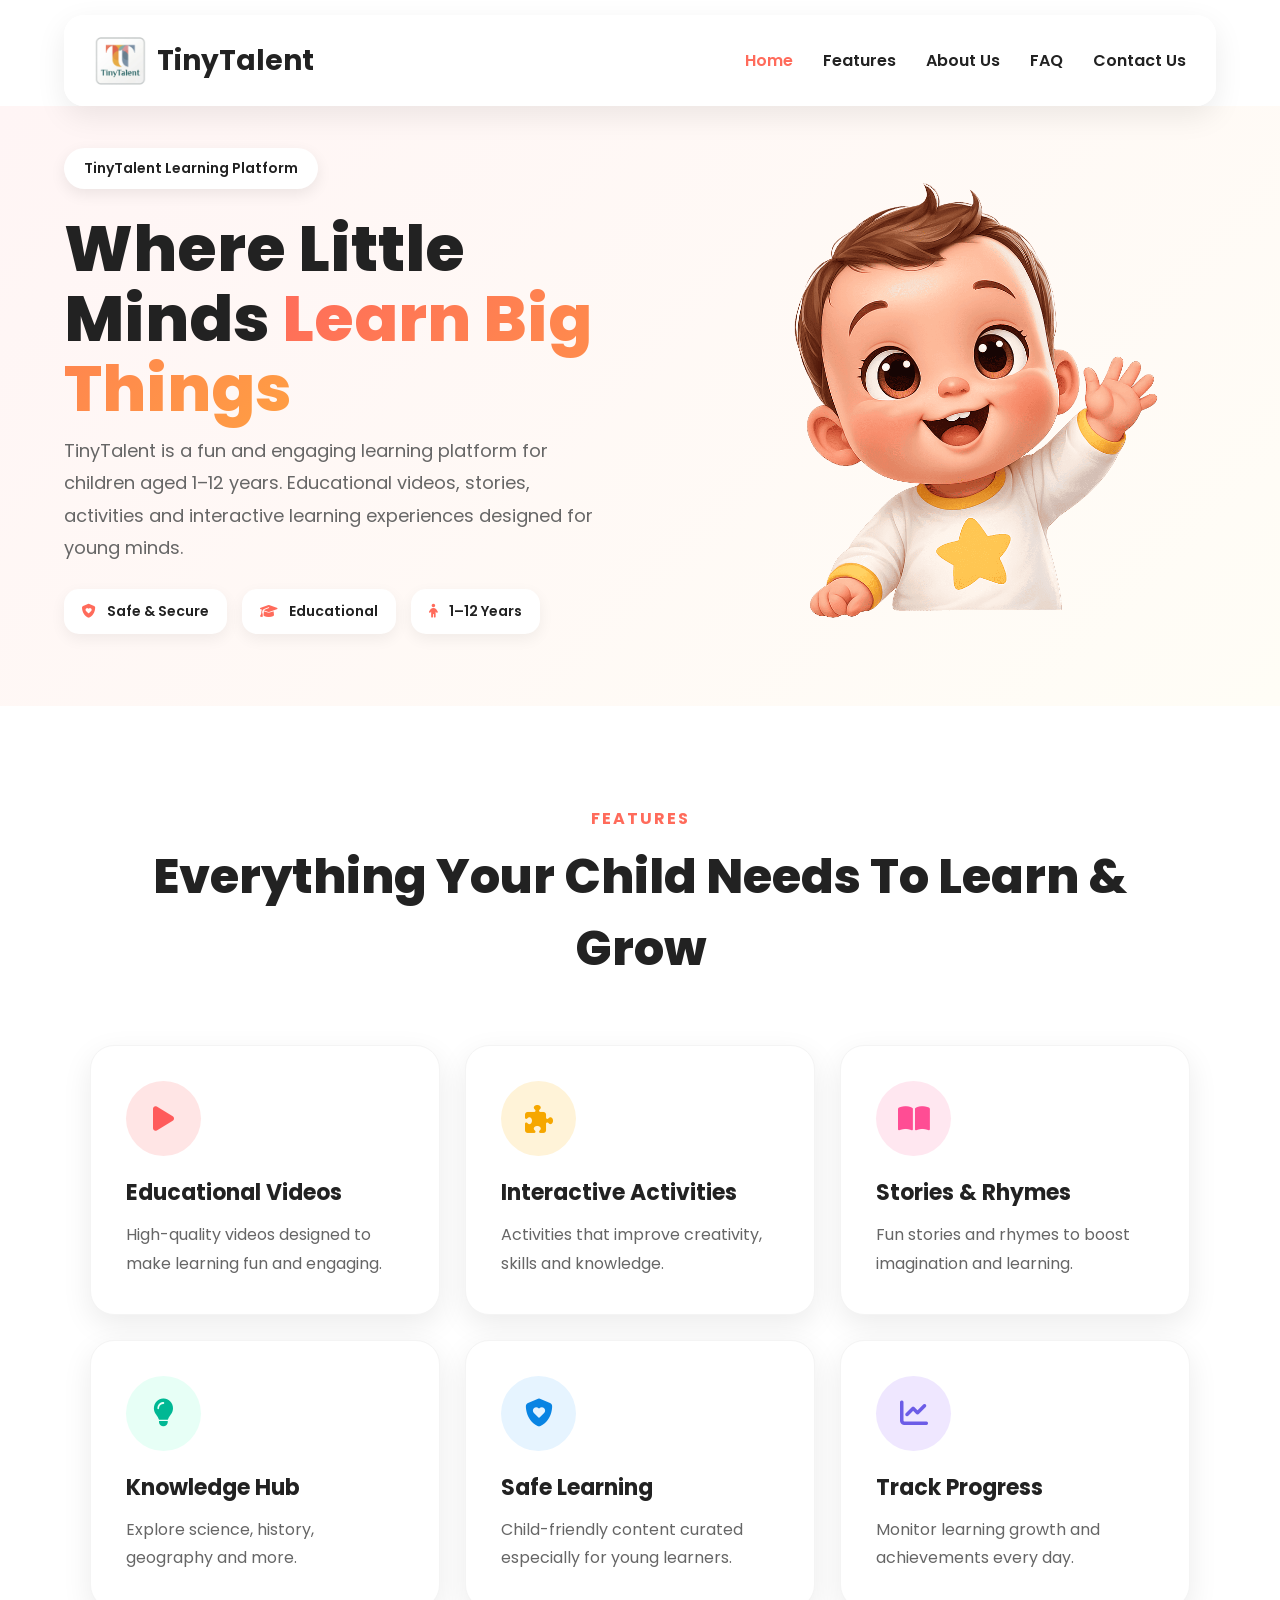
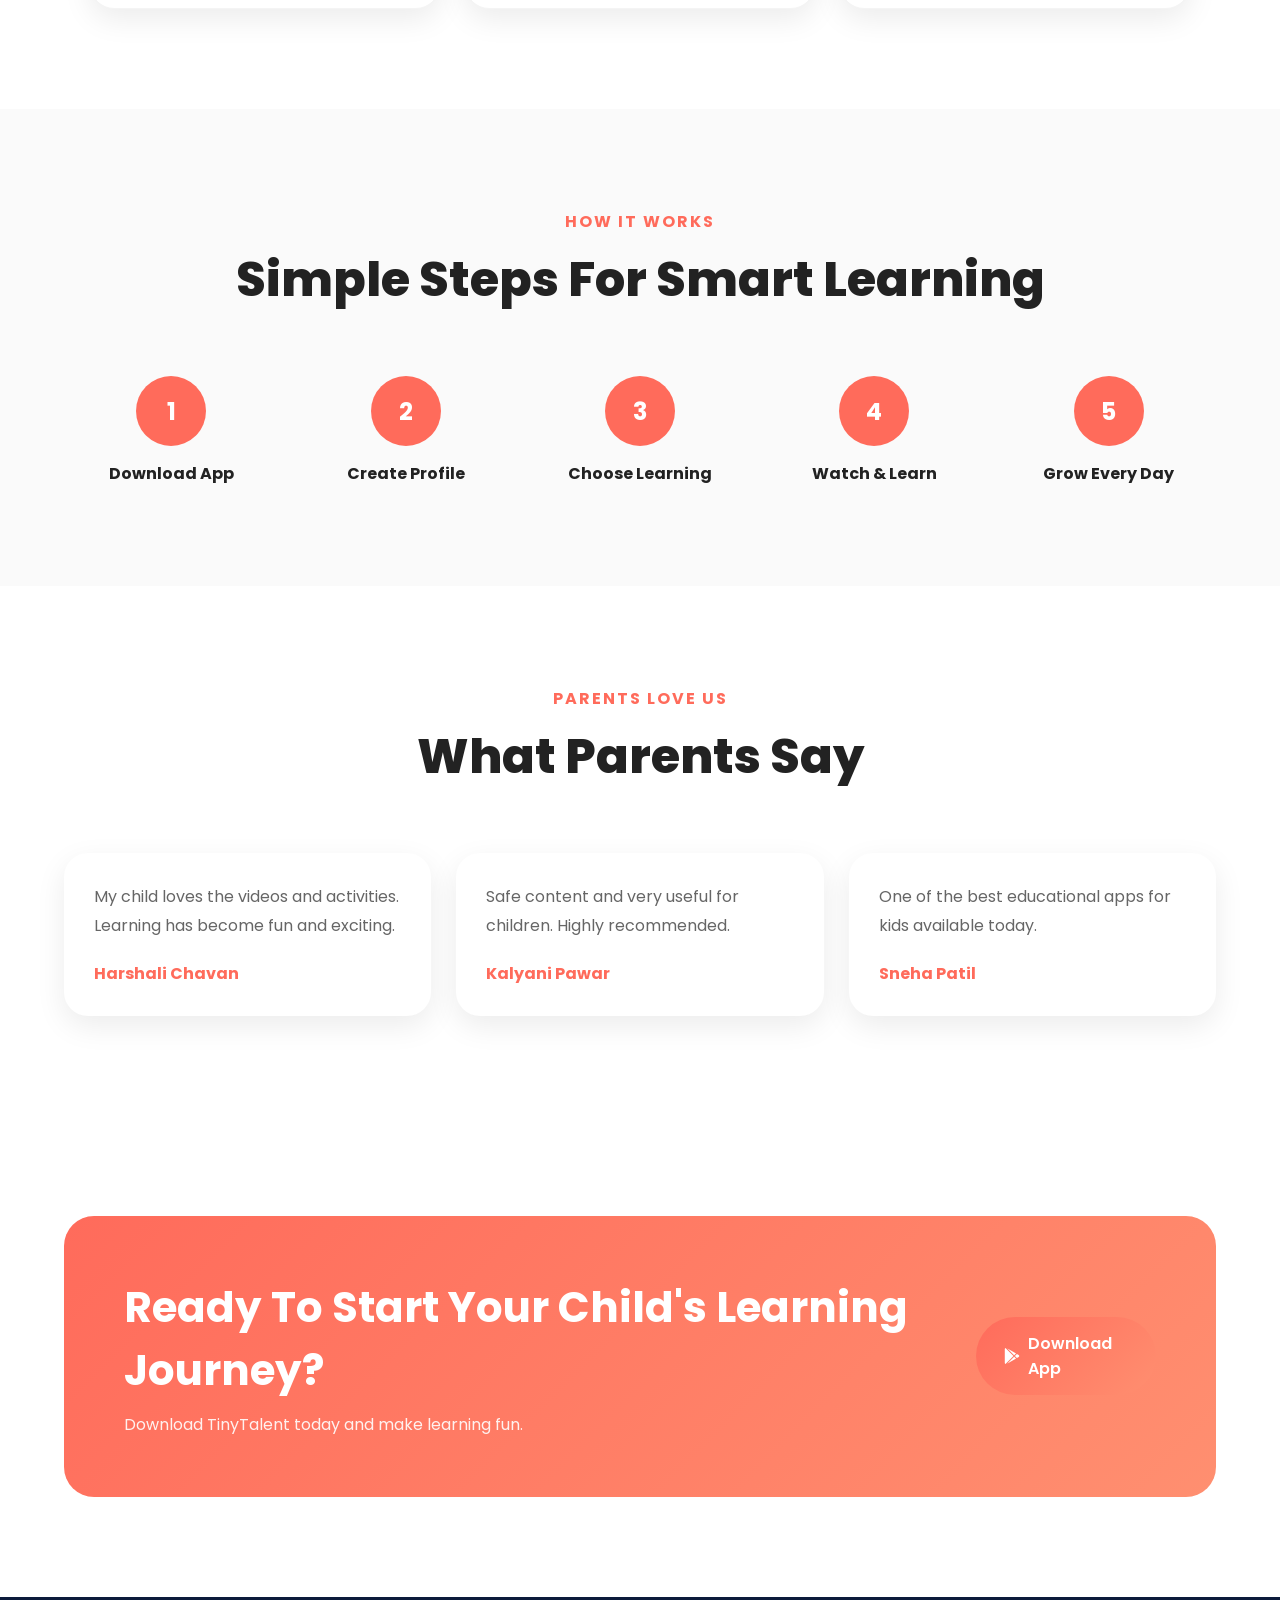
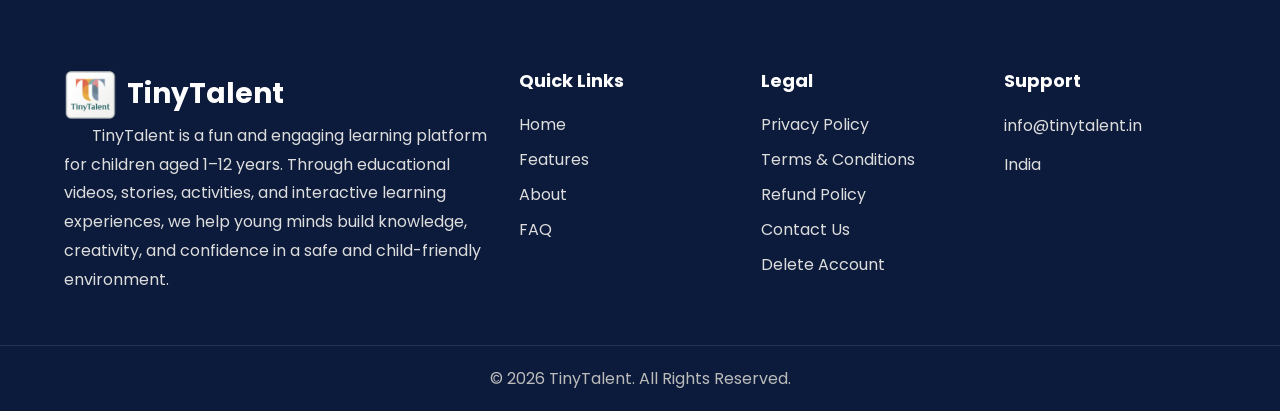
<file: index.html>
<!DOCTYPE html>
<html lang="en">

<head>
    <meta charset="UTF-8">
    <meta name="viewport" content="width=device-width, initial-scale=1.0">
    <title>TinyTalent - Learn Big Things</title>

    <link rel="stylesheet" href="css/style.css">

    <link href="https://fonts.googleapis.com/css2?family=Poppins:wght@300;400;500;600;700;800&display=swap"
        rel="stylesheet">

    <link rel="stylesheet"
        href="https://cdnjs.cloudflare.com/ajax/libs/font-awesome/6.7.2/css/all.min.css">
</head>

<body>

    <!-- ================= NAVBAR ================= -->

    <header>
        <div class="container nav">

            <div class="logo">
                <img src="images/logo.png" alt="TinyTalent Logo">
                <h2 >TinyTalent</h2>
            </div>

            <nav>
                <a href="index.html" class="active">Home</a>
                <a href="features.html">Features</a>
                <a href="about.html">About Us</a>
                <a href="faq.html">FAQ</a>
                <a href="contact.html">Contact Us</a>
            </nav>

            <!-- <a href="#" class="download-btn">
                <i class="fa-brands fa-google-play"></i>
                Download App
            </a> -->

        </div>
    </header>

    <!-- ================= HERO ================= -->

    <section class="hero">

        <div class="container hero-grid">

            <div class="hero-content">

                <span class="tag">
                    TinyTalent Learning Platform
                </span>

                <h1>
                    Where Little Minds
                    <span>Learn Big Things</span>
                </h1>

                <p>
                    TinyTalent is a fun and engaging learning platform
                    for children aged 1–12 years. Educational videos,
                    stories, activities and interactive learning
                    experiences designed for young minds.
                </p>

                <div class="badges">

                    <div class="badge">
                        <i class="fas fa-shield-heart"></i>
                        Safe & Secure
                    </div>

                    <div class="badge">
                        <i class="fas fa-graduation-cap"></i>
                        Educational
                    </div>

                    <div class="badge">
                        <i class="fas fa-child"></i>
                        1–12 Years
                    </div>

                </div>

                <!-- <div class="hero-buttons">

                    <a href="#" class="play-btn">
                        <i class="fa-brands fa-google-play"></i>
                        Get On Google Play
                    </a>

                    <a href="#" class="watch-btn">
                        <i class="fa-solid fa-play"></i>
                        Watch Video
                    </a>

                </div> -->

            </div>

            <div class="hero-image-area">
                <img src="images/hero.png" alt="Hero Image" class="hero-image">
            </div>

        </div>

    </section>

    <!-- ================= STATS ================= -->

    <!-- <section class="stats">

        <div class="container stats-grid">

            <div class="stat-card">
                <i class="fas fa-users"></i>
                <h2>10,000+</h2>
                <p>Happy Learners</p>
            </div>

            <div class="stat-card">
                <i class="fas fa-book-open"></i>
                <h2>500+</h2>
                <p>Learning Videos</p>
            </div>

            <div class="stat-card">
                <i class="fas fa-award"></i>
                <h2>100+</h2>
                <p>Fun Activities</p>
            </div>

            <div class="stat-card">
                <i class="fas fa-child"></i>
                <h2>0–12 Years</h2>
                <p>Age Group</p>
            </div>

        </div>

    </section> -->

    <!-- ================= FEATURES ================= -->

    <section class="features">

        <div class="container">

            <span class="section-tag">
                FEATURES
            </span>

            <h2 class="section-title">
                Everything Your Child Needs To Learn & Grow
            </h2>

            <div class="feature-grid">

                <div class="card">

                    <div class="icon-box video">
                        <i class="fas fa-play"></i>
                    </div>

                    <h3>Educational Videos</h3>

                    <p>
                        High-quality videos designed to make
                        learning fun and engaging.
                    </p>

                </div>

                <div class="card">

                    <div class="icon-box activity">
                        <i class="fas fa-puzzle-piece"></i>
                    </div>

                    <h3>Interactive Activities</h3>

                    <p>
                        Activities that improve creativity,
                        skills and knowledge.
                    </p>

                </div>

                <div class="card">

                    <div class="icon-box story">
                        <i class="fas fa-book-open"></i>
                    </div>

                    <h3>Stories & Rhymes</h3>

                    <p>
                        Fun stories and rhymes to boost
                        imagination and learning.
                    </p>

                </div>

                <div class="card">

                    <div class="icon-box knowledge">
                        <i class="fas fa-lightbulb"></i>
                    </div>

                    <h3>Knowledge Hub</h3>

                    <p>
                        Explore science, history,
                        geography and more.
                    </p>

                </div>

                <div class="card">

                    <div class="icon-box shield">
                        <i class="fas fa-shield-heart"></i>
                    </div>

                    <h3>Safe Learning</h3>

                    <p>
                        Child-friendly content curated
                        especially for young learners.
                    </p>

                </div>

                <div class="card">

                    <div class="icon-box progress">
                        <i class="fas fa-chart-line"></i>
                    </div>

                    <h3>Track Progress</h3>

                    <p>
                        Monitor learning growth and
                        achievements every day.
                    </p>

                </div>

            </div>

        </div>

    </section>

    <!-- ================= HOW IT WORKS ================= -->

    <section class="how-it-works">

        <div class="container">

            <span class="section-tag">
                HOW IT WORKS
            </span>

            <h2 class="section-title">
                Simple Steps For Smart Learning
            </h2>

            <div class="steps">

                <div class="step">
                    <div class="step-number">1</div>
                    <h4>Download App</h4>
                </div>

                <div class="step">
                    <div class="step-number">2</div>
                    <h4>Create Profile</h4>
                </div>

                <div class="step">
                    <div class="step-number">3</div>
                    <h4>Choose Learning</h4>
                </div>

                <div class="step">
                    <div class="step-number">4</div>
                    <h4>Watch & Learn</h4>
                </div>

                <div class="step">
                    <div class="step-number">5</div>
                    <h4>Grow Every Day</h4>
                </div>

            </div>

        </div>

    </section>

    <!-- ================= TESTIMONIALS ================= -->

    <section class="testimonials">

        <div class="container">

            <span class="section-tag">
                PARENTS LOVE US
            </span>

            <h2 class="section-title">
                What Parents Say
            </h2>

            <div class="testimonial-grid">

                <div class="testimonial-card">
                    <p>
                        My child loves the videos and activities.
                        Learning has become fun and exciting.
                    </p>

                    <h4>Harshali Chavan</h4>
                </div>

                <div class="testimonial-card">
                    <p>
                        Safe content and very useful for children.
                        Highly recommended.
                    </p>

                    <h4>Kalyani Pawar</h4>
                </div>

                <div class="testimonial-card">
                    <p>
                        One of the best educational apps
                        for kids available today.
                    </p>

                    <h4>Sneha Patil</h4>
                </div>

            </div>

        </div>

    </section>

    <!-- ================= CTA ================= -->

    <section class="cta">

        <div class="container cta-box">

            <div>
                <h2>
                    Ready To Start Your Child's Learning Journey?
                </h2>

                <p>
                    Download TinyTalent today and make learning fun.
                </p>
            </div>

            <a href="#" class="download-btn">
                <i class="fa-brands fa-google-play"></i>
                Download App
            </a>

        </div>

    </section>

    <!-- ================= FOOTER ================= -->

    <footer>

        <div class="container footer-grid">

            <div>

                 <div class="logo">
                <img src="images/logo.png" alt="TinyTalent Logo">
                <h2>TinyTalent</h2>
            </div>

                <p>&nbsp&nbsp;&nbsp;&nbsp;&nbsp&nbsp
                    TinyTalent is a fun and engaging learning platform for children aged 1–12 years. Through educational videos, stories, activities, and interactive learning experiences, we help young minds build knowledge, creativity, and confidence in a safe and child-friendly environment.
                </p>

            </div>

            <div>

                <h4>Quick Links</h4>

                <a href="index.html">Home</a>
                <a href="features.html">Features</a>
                <a href="about.html">About</a>
                <a href="faq.html">FAQ</a>

            </div>

            <div>

                <h4>Legal</h4>

                <a href="privacy-policy.html">Privacy Policy</a>
                <a href="terms.html">Terms & Conditions</a>
                <a href="refund-policy.html">Refund Policy</a>
                <a href="contact.html">Contact Us</a>
                <a href="delete-account.html">Delete Account</a>

            </div>

            <div>

                <h4>Support</h4>

<p>
    <a href="mailto:info@tinytalent.in?subject=TinyTalent Support">
        info@tinytalent.in
    </a>
</p>

<p>India</p>

            </div>

        </div>

        <div class="copyright">
            © 2026 TinyTalent. All Rights Reserved.
        </div>

    </footer>

    <script src="js/script.js"></script>

</body>

</html>
</file>
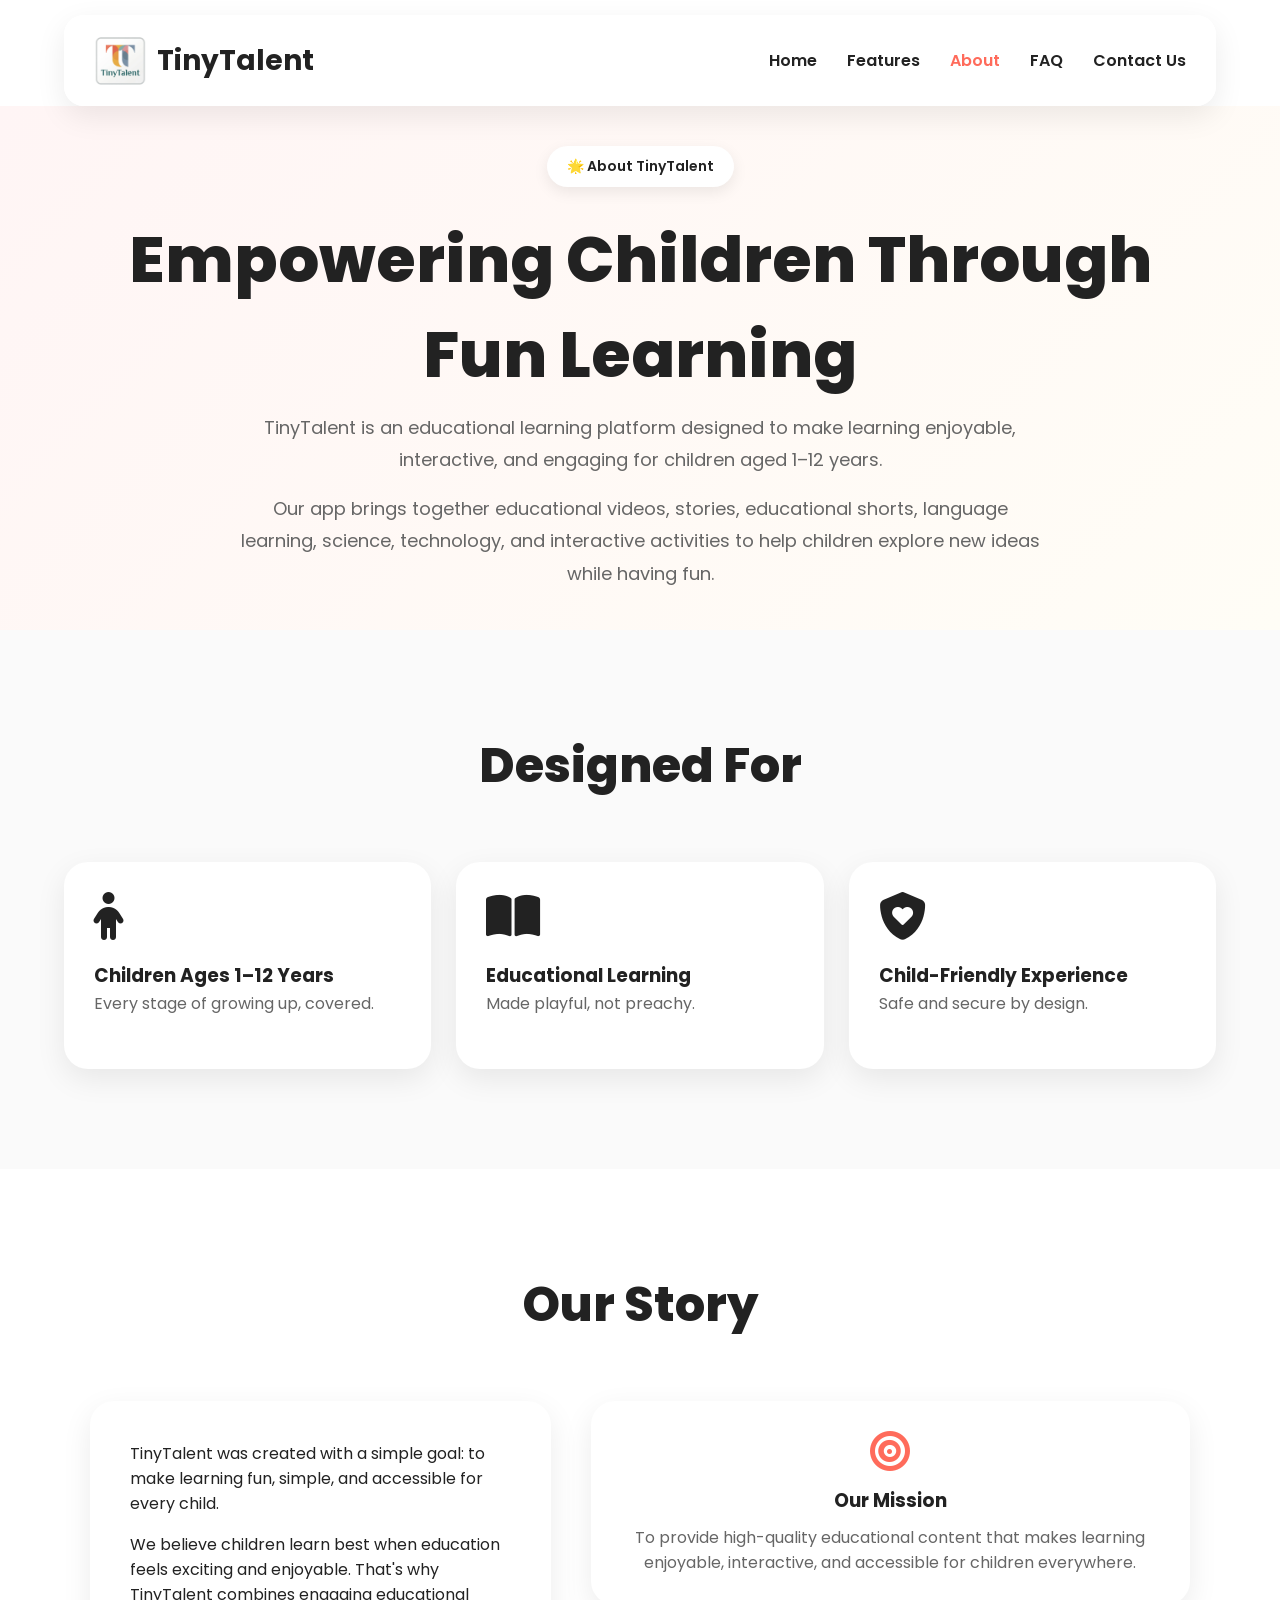
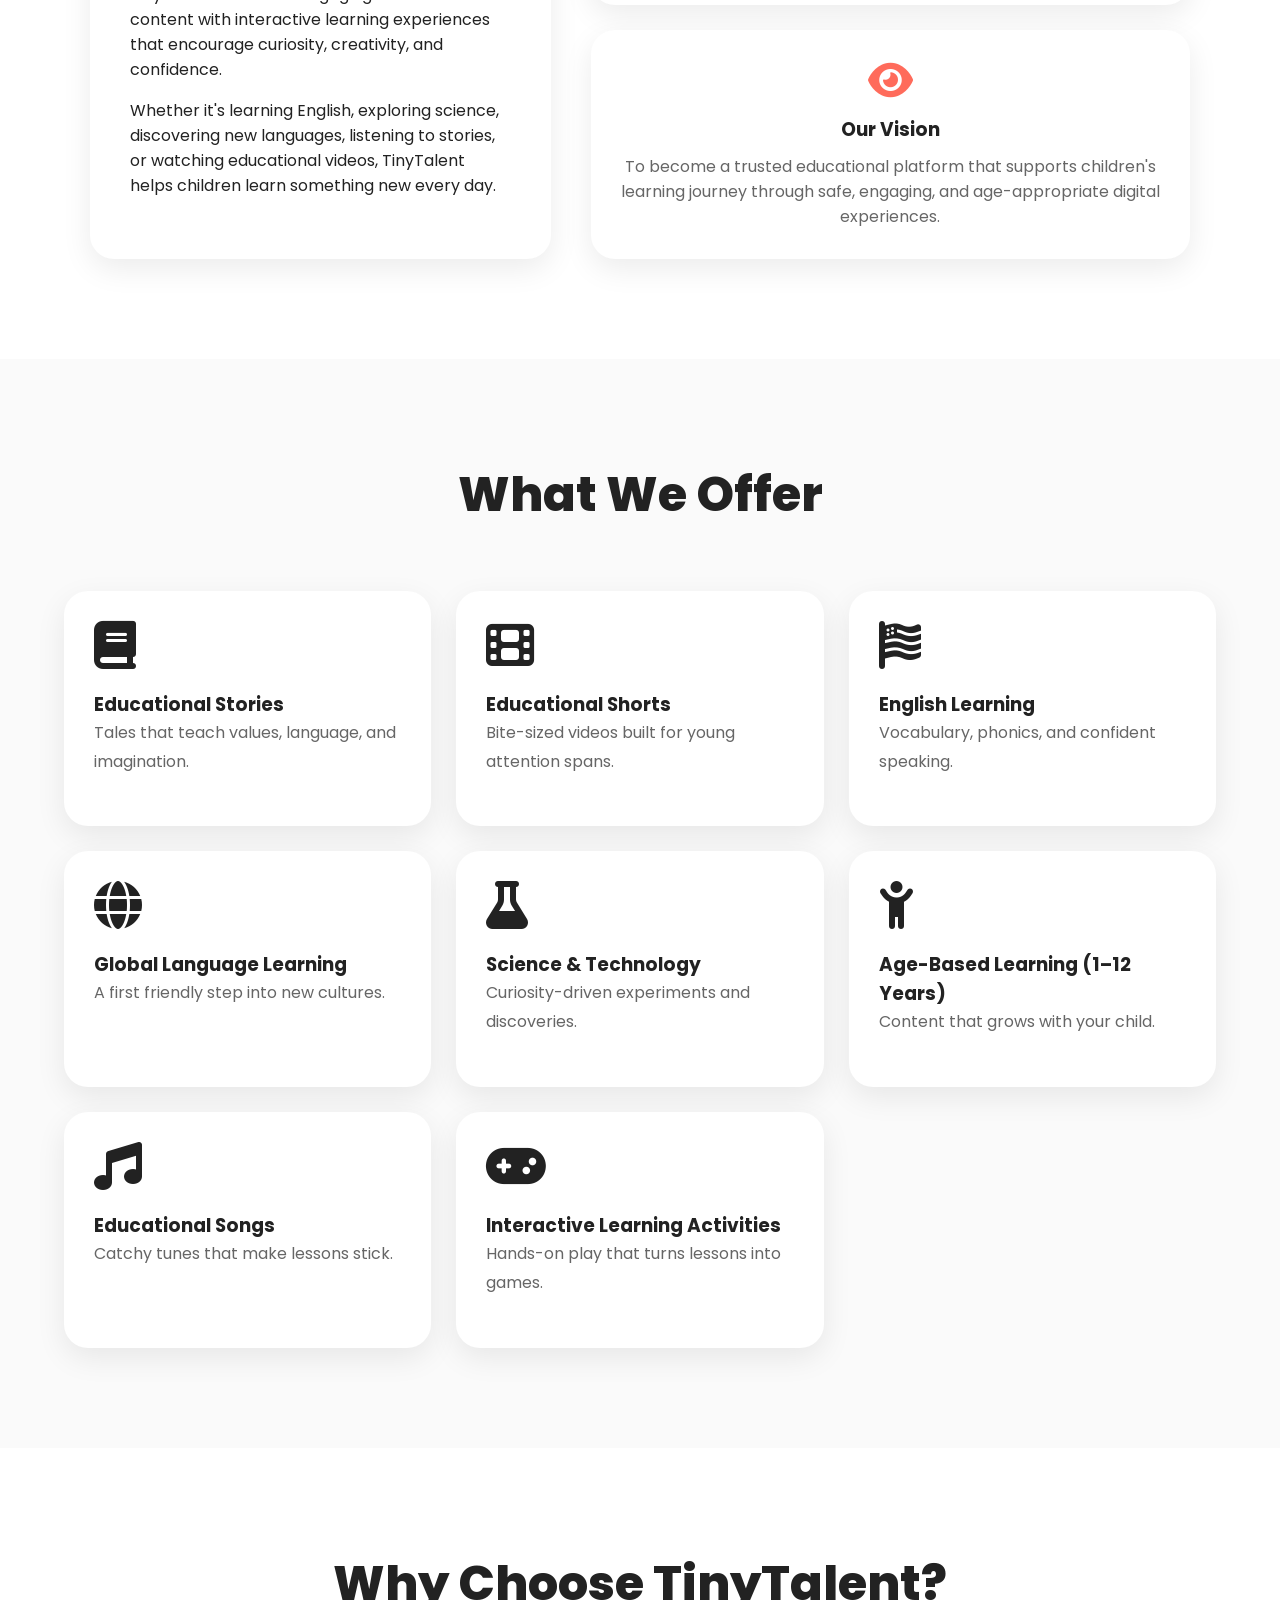
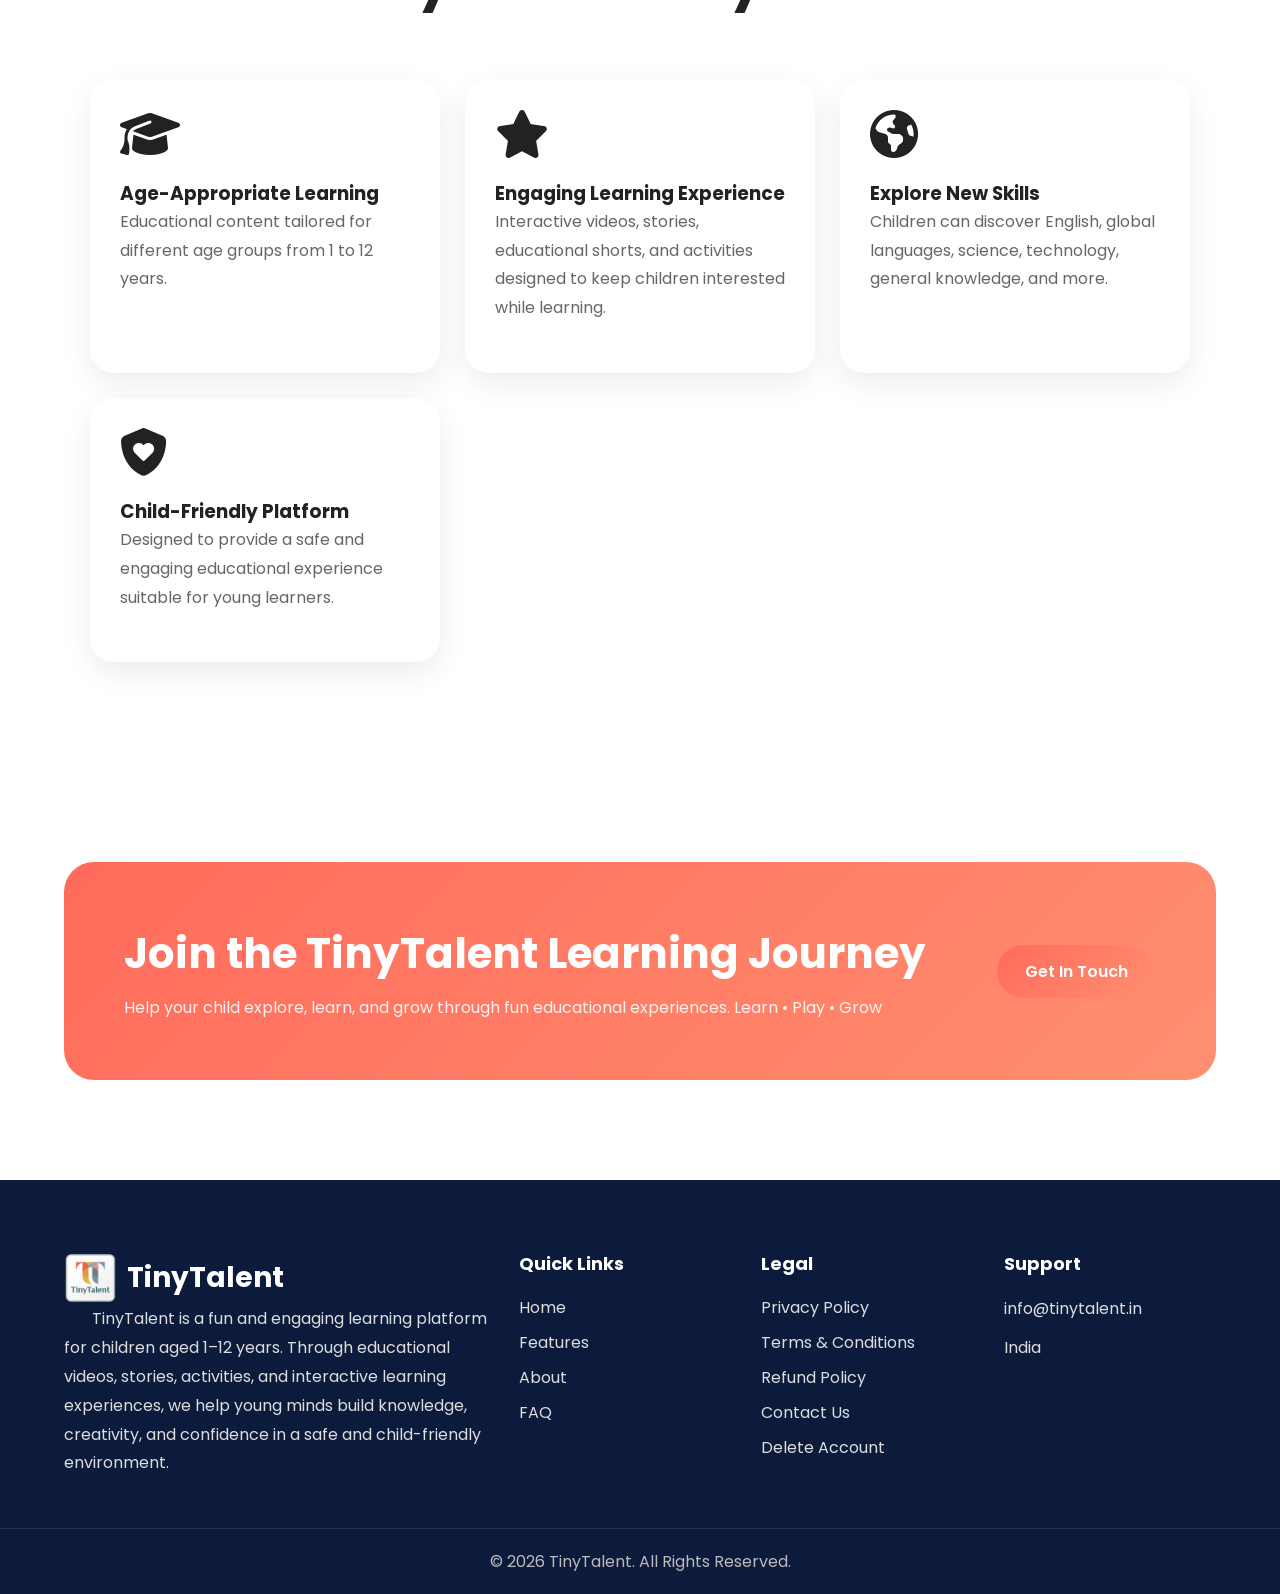
<file: about.html>
<!DOCTYPE html>
<html lang="en">

<head>
    <meta charset="UTF-8">
    <meta name="viewport" content="width=device-width, initial-scale=1.0">
    <title>About Us - TinyTalent</title>

    <link rel="stylesheet" href="css/style.css">

    <link href="https://fonts.googleapis.com/css2?family=Poppins:wght@300;400;500;600;700;800&display=swap"
        rel="stylesheet">

    <link rel="stylesheet"
        href="https://cdnjs.cloudflare.com/ajax/libs/font-awesome/6.7.2/css/all.min.css">
</head>

<body>

    <!-- NAVBAR -->

    <header>
        <div class="container nav">

            <div class="logo">
                <img src="images/logo.png" alt="">
                <h2>TinyTalent</h2>
            </div>

            <nav>
                <a href="index.html">Home</a>
                <a href="features.html">Features</a>
                <a href="about.html" class="active">About</a>
                <a href="faq.html">FAQ</a>
                <a href="contact.html">Contact Us</a>
            </nav>

            <!-- <a href="#" class="download-btn">
                Download App
            </a> -->

        </div>
    </header>

    <!-- HERO -->

    <section class="hero">

        <div class="container">

            <div style="text-align:center">

                <span class="tag">
                    🌟 About TinyTalent
                </span>

                <h1>
                    Empowering Children
                    <span>Through Fun Learning</span>
                </h1>

                <p style="max-width:800px;margin:auto;">
                    TinyTalent is an educational learning platform designed to make
                    learning enjoyable, interactive, and engaging for children aged
                    1–12 years.
                </p>

                <p style="max-width:800px;margin:16px auto 0;">
                    Our app brings together educational videos, stories, educational
                    shorts, language learning, science, technology, and interactive
                    activities to help children explore new ideas while having fun.
                </p>

            </div>

        </div>

    </section>

    <!-- DESIGNED FOR -->

    <section class="how-it-works">

        <div class="container">

            <h2 class="section-title">
                Designed For
            </h2>

            <div class="testimonial-grid">

                <div class="testimonial-card">
                    <i class="fas fa-child fa-3x"></i>
                    <h3 style="margin-top:20px;">Children Ages 1–12 Years</h3>
                    <p>Every stage of growing up, covered.</p>
                </div>

                <div class="testimonial-card">
                    <i class="fas fa-book-open fa-3x"></i>
                    <h3 style="margin-top:20px;">Educational Learning</h3>
                    <p>Made playful, not preachy.</p>
                </div>

                <div class="testimonial-card">
                    <i class="fas fa-shield-heart fa-3x"></i>
                    <h3 style="margin-top:20px;">Child-Friendly Experience</h3>
                    <p>Safe and secure by design.</p>
                </div>

            </div>

        </div>

    </section>

    <!-- OUR STORY -->

    <section class="features">

        <div class="container">

            <h2 class="section-title">
                Our Story
            </h2>

            <div class="contact-grid">

                <div class="contact-form-box">

                    <p>
                        TinyTalent was created with a simple goal:
                        to make learning fun, simple, and accessible for every child.
                    </p>

                    <p style="margin-top:16px;">
                        We believe children learn best when education feels exciting and
                        enjoyable. That's why TinyTalent combines engaging educational
                        content with interactive learning experiences that encourage
                        curiosity, creativity, and confidence.
                    </p>

                    <p style="margin-top:16px;">
                        Whether it's learning English, exploring science, discovering
                        new languages, listening to stories, or watching educational
                        videos, TinyTalent helps children learn something new every day.
                    </p>

                </div>

                <div class="contact-info">

                    <div class="contact-card">
                        <i class="fas fa-bullseye"></i>
                        <h3>Our Mission</h3>
                        <p>To provide high-quality educational content that makes learning enjoyable, interactive, and accessible for children everywhere.</p>
                    </div>

                    <div class="contact-card">
                        <i class="fas fa-eye"></i>
                        <h3>Our Vision</h3>
                        <p>To become a trusted educational platform that supports children's learning journey through safe, engaging, and age-appropriate digital experiences.</p>
                    </div>

                </div>

            </div>

        </div>

    </section>

    <!-- WHAT WE OFFER -->

    <section class="how-it-works">

        <div class="container">

            <h2 class="section-title">
                What We Offer
            </h2>

            <div class="testimonial-grid">

                <div class="testimonial-card">
                    <i class="fas fa-book fa-3x"></i>
                    <h3 style="margin-top:20px;">Educational Stories</h3>
                    <p>Tales that teach values, language, and imagination.</p>
                </div>

                <div class="testimonial-card">
                    <i class="fas fa-film fa-3x"></i>
                    <h3 style="margin-top:20px;">Educational Shorts</h3>
                    <p>Bite-sized videos built for young attention spans.</p>
                </div>

                <div class="testimonial-card">
                    <i class="fas fa-flag-usa fa-3x"></i>
                    <h3 style="margin-top:20px;">English Learning</h3>
                    <p>Vocabulary, phonics, and confident speaking.</p>
                </div>

                <div class="testimonial-card">
                    <i class="fas fa-globe fa-3x"></i>
                    <h3 style="margin-top:20px;">Global Language Learning</h3>
                    <p>A first friendly step into new cultures.</p>
                </div>

                <div class="testimonial-card">
                    <i class="fas fa-flask fa-3x"></i>
                    <h3 style="margin-top:20px;">Science &amp; Technology</h3>
                    <p>Curiosity-driven experiments and discoveries.</p>
                </div>

                <div class="testimonial-card">
                    <i class="fas fa-child-reaching fa-3x"></i>
                    <h3 style="margin-top:20px;">Age-Based Learning (1–12 Years)</h3>
                    <p>Content that grows with your child.</p>
                </div>

                <div class="testimonial-card">
                    <i class="fas fa-music fa-3x"></i>
                    <h3 style="margin-top:20px;">Educational Songs</h3>
                    <p>Catchy tunes that make lessons stick.</p>
                </div>

                <div class="testimonial-card">
                    <i class="fas fa-gamepad fa-3x"></i>
                    <h3 style="margin-top:20px;">Interactive Learning Activities</h3>
                    <p>Hands-on play that turns lessons into games.</p>
                </div>

            </div>

        </div>

    </section>

    <!-- WHY CHOOSE -->

    <section class="features">

        <div class="container">

            <h2 class="section-title">
                Why Choose TinyTalent?
            </h2>

            <div class="testimonial-grid">

                <div class="testimonial-card">
                    <i class="fas fa-graduation-cap fa-3x"></i>
                    <h3 style="margin-top:20px;">Age-Appropriate Learning</h3>
                    <p>Educational content tailored for different age groups from 1 to 12 years.</p>
                </div>

                <div class="testimonial-card">
                    <i class="fas fa-star fa-3x"></i>
                    <h3 style="margin-top:20px;">Engaging Learning Experience</h3>
                    <p>Interactive videos, stories, educational shorts, and activities designed to keep children interested while learning.</p>
                </div>

                <div class="testimonial-card">
                    <i class="fas fa-earth-americas fa-3x"></i>
                    <h3 style="margin-top:20px;">Explore New Skills</h3>
                    <p>Children can discover English, global languages, science, technology, general knowledge, and more.</p>
                </div>

                <div class="testimonial-card">
                    <i class="fas fa-shield-heart fa-3x"></i>
                    <h3 style="margin-top:20px;">Child-Friendly Platform</h3>
                    <p>Designed to provide a safe and engaging educational experience suitable for young learners.</p>
                </div>

            </div>

        </div>

    </section>

    <!-- CTA -->

    <section class="cta">

        <div class="container cta-box">

            <div>

                <h2>
                    Join the TinyTalent Learning Journey
                </h2>

                <p>
                    Help your child explore, learn, and grow through fun educational
                    experiences. Learn • Play • Grow
                </p>

            </div>

            <a href="contact.html"
                class="download-btn">
                Get In Touch
            </a>

        </div>

    </section>

    <!-- FOOTER -->

     <footer>

        <div class="container footer-grid">

            <div>

                 <div class="logo">
                <img src="images/logo.png" alt="TinyTalent Logo">
                <h2>TinyTalent</h2>
            </div>

                <p>&nbsp&nbsp;&nbsp;&nbsp;&nbsp&nbsp
                    TinyTalent is a fun and engaging learning platform for children aged 1–12 years. Through educational videos, stories, activities, and interactive learning experiences, we help young minds build knowledge, creativity, and confidence in a safe and child-friendly environment.
                </p>

            </div>

            <div>

                <h4>Quick Links</h4>

                <a href="index.html">Home</a>
                <a href="features.html">Features</a>
                <a href="about.html">About</a>
                <a href="faq.html">FAQ</a>

            </div>

            <div>

                <h4>Legal</h4>

                <a href="privacy-policy.html">Privacy Policy</a>
                <a href="terms.html">Terms & Conditions</a>
                <a href="refund-policy.html">Refund Policy</a>
                <a href="contact.html">Contact Us</a>
                <a href="delete-account.html">Delete Account</a>

            </div>

            <div>

                <h4>Support</h4>

<p>
    <a href="mailto:info@tinytalent.in?subject=TinyTalent Support">
        info@tinytalent.in
    </a>
</p>

<p>India</p>

            </div>

        </div>

        <div class="copyright">
            © 2026 TinyTalent. All Rights Reserved.
        </div>

    </footer>

</body>

</html>
</file>
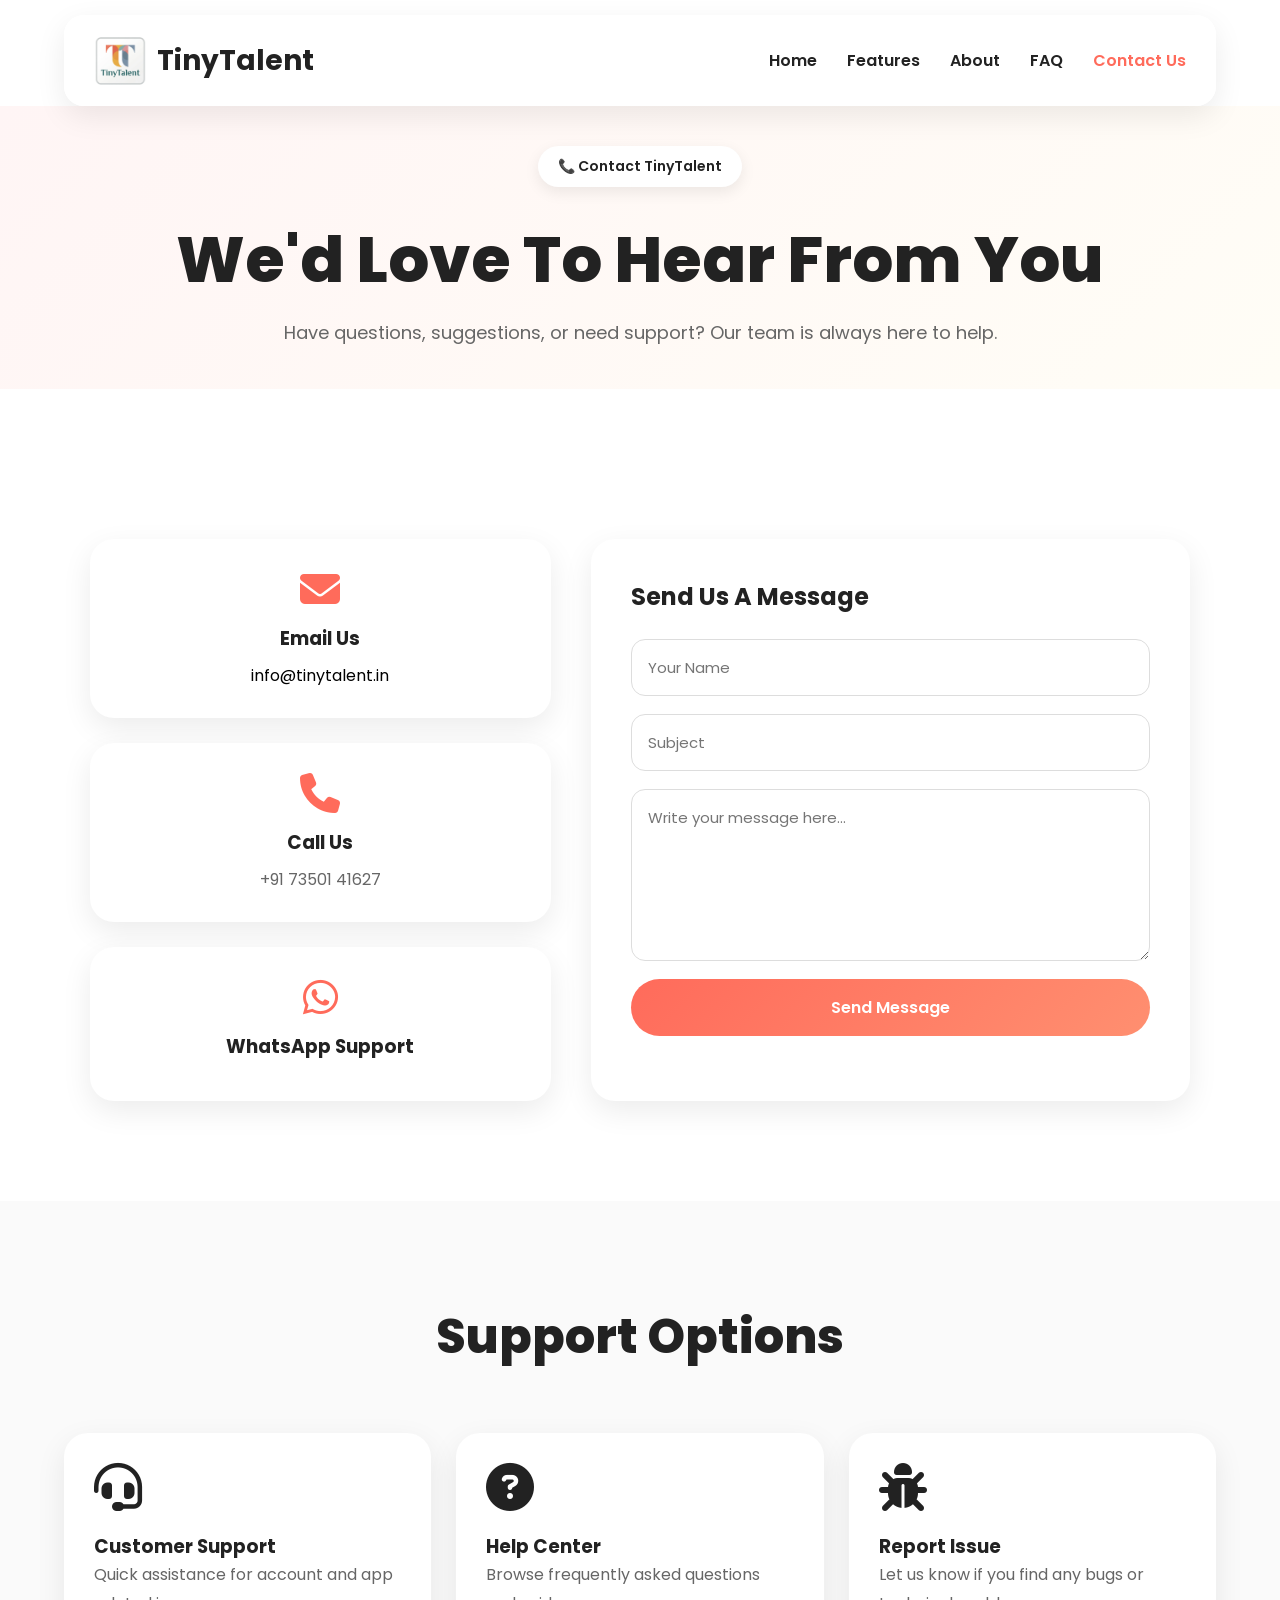
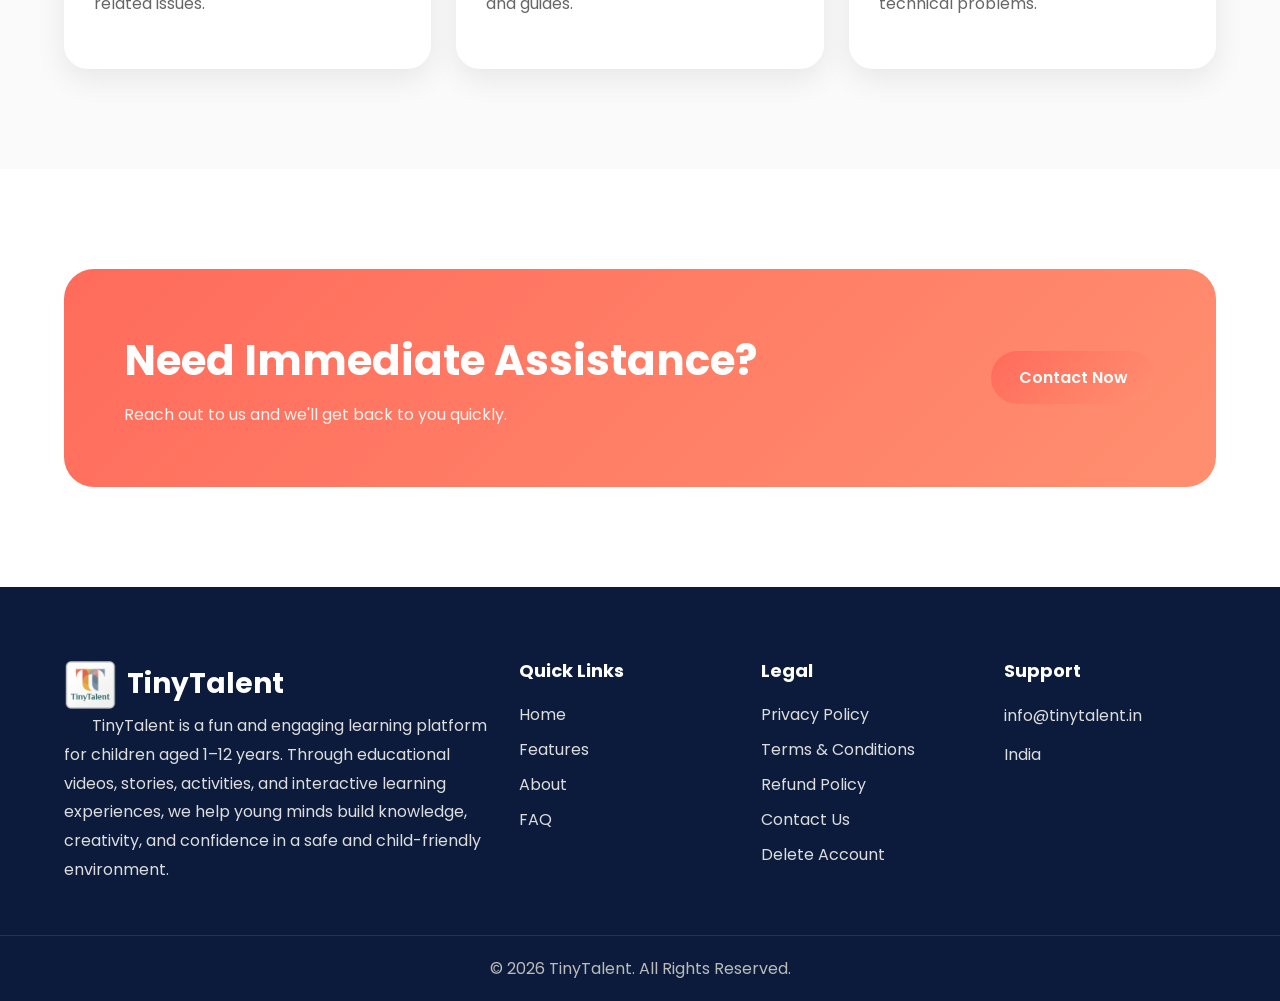
<file: contact.html>
<!DOCTYPE html>
<html lang="en">

<head>
    <meta charset="UTF-8">
    <meta name="viewport" content="width=device-width, initial-scale=1.0">
    <title>Contact Us - TinyTalent</title>

    <link rel="stylesheet" href="css/style.css">

    <link href="https://fonts.googleapis.com/css2?family=Poppins:wght@300;400;500;600;700;800&display=swap"
        rel="stylesheet">

    <link rel="stylesheet"
        href="https://cdnjs.cloudflare.com/ajax/libs/font-awesome/6.7.2/css/all.min.css">
</head>

<body>

    <!-- NAVBAR -->

    <header>
        <div class="container nav">

            <div class="logo">
                <img src="images/logo.png" alt="">
                <h2>TinyTalent</h2>
            </div>

            <nav>
                <a href="index.html">Home</a>
                <a href="features.html">Features</a>
                <a href="about.html">About</a>
                <a href="faq.html">FAQ</a>
                <a href="contact.html" class="active">Contact Us</a>
            </nav>

            <!-- <a href="#" class="download-btn">
                Download App
            </a> -->

        </div>
    </header>

    <!-- HERO -->

    <section class="hero">

        <div class="container">

            <div style="text-align:center">

                <span class="tag">
                    📞 Contact TinyTalent
                </span>

                <h1>
                    We'd Love To
                    <span>Hear From You</span>
                </h1>

                <p style="max-width:800px;margin:auto;">
                    Have questions, suggestions, or need support?
                    Our team is always here to help.
                </p>

            </div>

        </div>

    </section>

    <!-- CONTACT SECTION -->

    <section class="features">

        <div class="container">

            <div class="contact-grid">

                <!-- LEFT -->

                <div class="contact-info">

                    <div class="contact-card">

                        <i class="fas fa-envelope"></i>

                        <h3>Email Us</h3>

               

<p>
    <a href="mailto:info@tinytalent.in?subject=TinyTalent Support" style="color:black; text-decoration:none;">
        info@tinytalent.in
    </a>
</p>

             

                    </div>

                    <div class="contact-card">

                        <i class="fas fa-phone"></i>

                        <h3>Call Us</h3>

                        <p>
                            +91 73501 41627 
                        </p>

                    </div>

                    <div class="contact-card">

                        <i class="fab fa-whatsapp"></i>

                        <h3>WhatsApp Support</h3>

                       

                    </div>

                </div>

                <!-- RIGHT -->

                <div class="contact-form-box">

                    <h2>Send Us A Message</h2>

                    <form>

                        <input type="text"
                            placeholder="Your Name">

                        <!-- <input type="email"
                            placeholder="Your Email"> -->

                        <input type="text"
                            placeholder="Subject">

                        <textarea
                            rows="6"
                            placeholder="Write your message here..."></textarea>

                        <button type="submit"
                            class="submit-btn">
                            Send Message
                        </button>

                    </form>

                </div>

            </div>

        </div>

    </section>

    <!-- SUPPORT CARDS -->

    <section class="how-it-works">

        <div class="container">

            <h2 class="section-title">
                Support Options
            </h2>

            <div class="testimonial-grid">

                <div class="testimonial-card">

                    <i class="fas fa-headset fa-3x"></i>

                    <h3 style="margin-top:20px;">
                        Customer Support
                    </h3>

                    <p>
                        Quick assistance for account and app related issues.
                    </p>

                </div>

                <div class="testimonial-card">

                    <i class="fas fa-circle-question fa-3x"></i>

                    <h3 style="margin-top:20px;">
                        Help Center
                    </h3>

                    <p>
                        Browse frequently asked questions and guides.
                    </p>

                </div>

                <div class="testimonial-card">

                    <i class="fas fa-bug fa-3x"></i>

                    <h3 style="margin-top:20px;">
                        Report Issue
                    </h3>

                    <p>
                        Let us know if you find any bugs or technical problems.
                    </p>

                </div>

            </div>

        </div>

    </section>

    <!-- CTA -->

    <section class="cta">

        <div class="container cta-box">

            <div>

                <h2>
                    Need Immediate Assistance?
                </h2>

                <p>
                    Reach out to us and we'll get back to you quickly.
                </p>

            </div>

            <a href="mailto:tinytalent.app@gmail.com"
                class="download-btn">
                Contact Now
            </a>

        </div>

    </section>

    <!-- FOOTER -->

     <footer>

        <div class="container footer-grid">

            <div>

                 <div class="logo">
                <img src="images/logo.png" alt="TinyTalent Logo">
                <h2>TinyTalent</h2>
            </div>

                <p>&nbsp&nbsp;&nbsp;&nbsp;&nbsp&nbsp
                    TinyTalent is a fun and engaging learning platform for children aged 1–12 years. Through educational videos, stories, activities, and interactive learning experiences, we help young minds build knowledge, creativity, and confidence in a safe and child-friendly environment.
                </p>

            </div>

            <div>

                <h4>Quick Links</h4>

                <a href="index.html">Home</a>
                <a href="features.html">Features</a>
                <a href="about.html">About</a>
                <a href="faq.html">FAQ</a>

            </div>

            <div>

                <h4>Legal</h4>

                <a href="privacy-policy.html">Privacy Policy</a>
                <a href="terms.html">Terms & Conditions</a>
                <a href="refund-policy.html">Refund Policy</a>
                <a href="contact.html">Contact Us</a>
                <a href="delete-account.html">Delete Account</a>

            </div>

            <div>

                <h4>Support</h4>

<p>
    <a href="mailto:info@tinytalent.in?subject=TinyTalent Support">
        info@tinytalent.in
    </a>
</p>

<p>India</p>

            </div>

        </div>

        <div class="copyright">
            © 2026 TinyTalent. All Rights Reserved.
        </div>

    </footer>

</body>

</html>
</file>
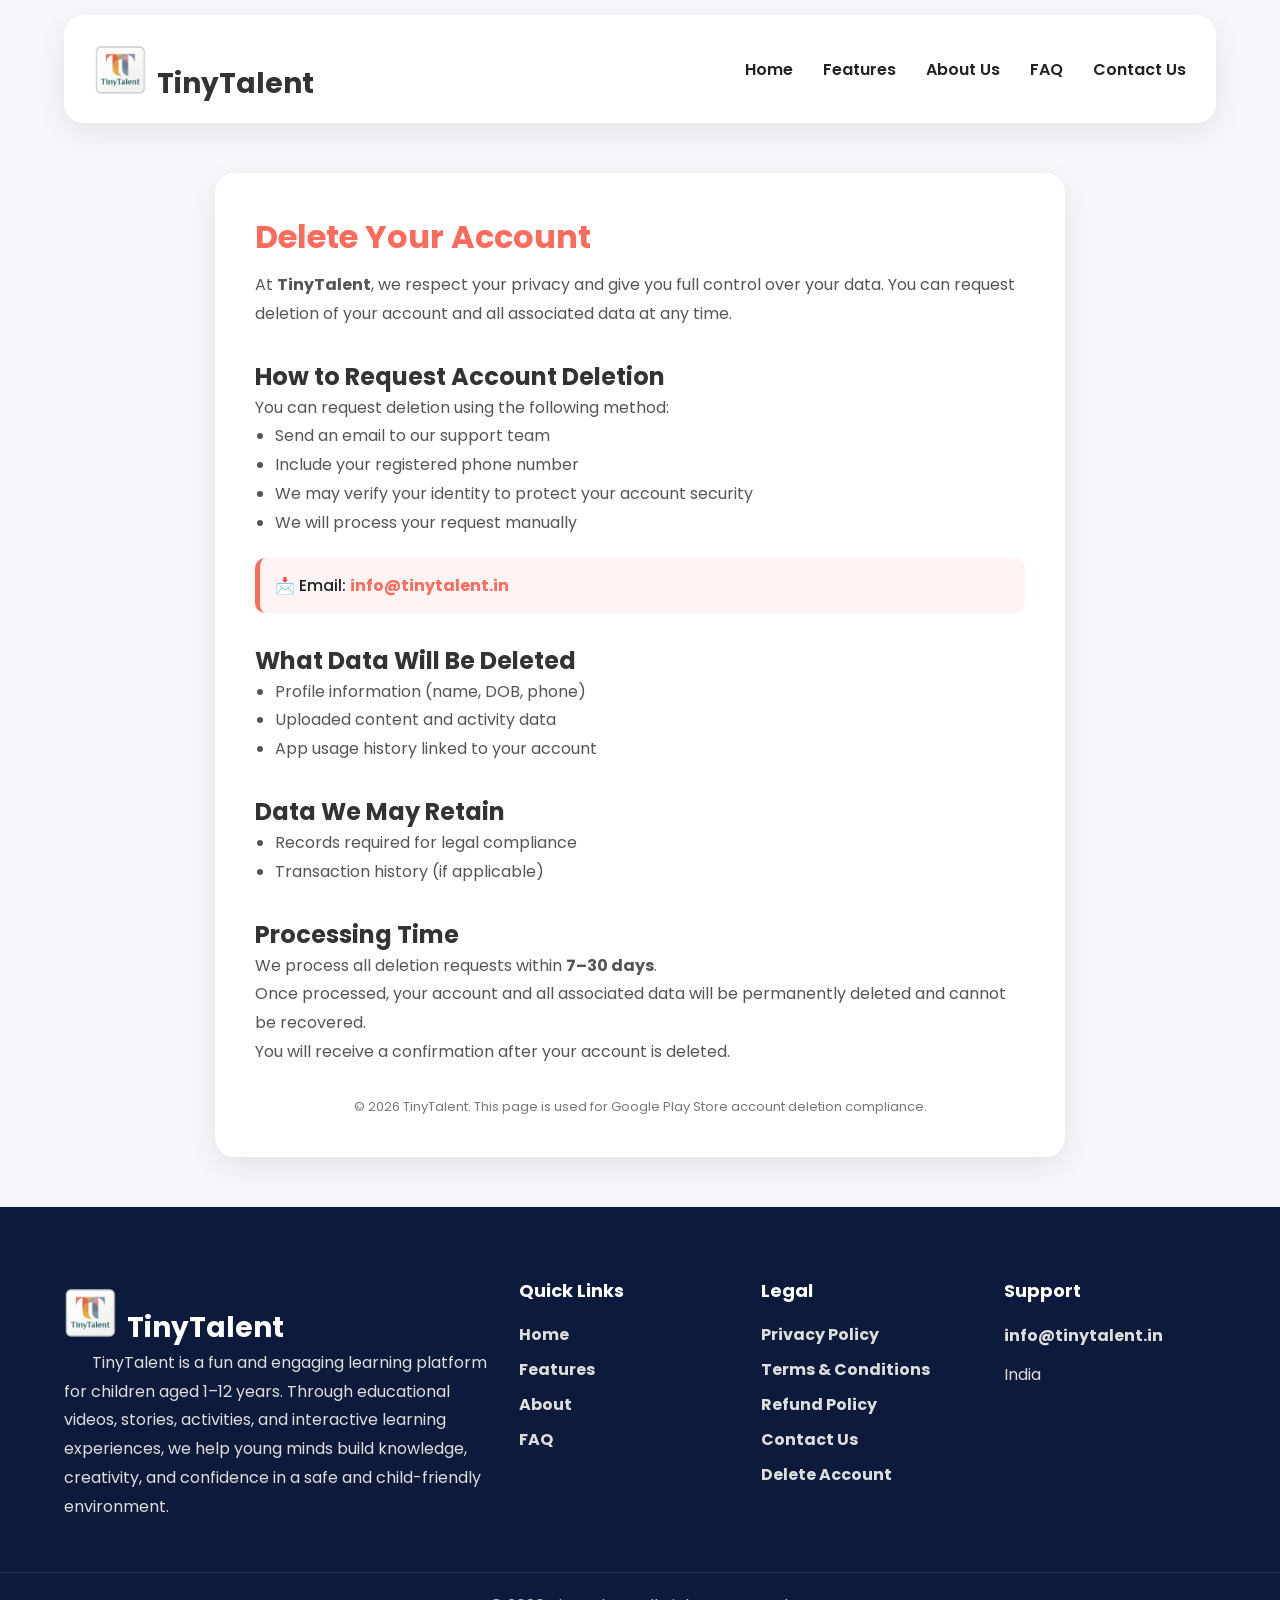
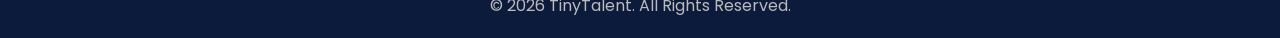
<file: delete-account.html>
<!DOCTYPE html>
<html lang="en">
<head>
<meta charset="UTF-8">
<meta name="viewport" content="width=device-width, initial-scale=1.0">
<title>Delete Account - TinyTalent</title>

<link rel="stylesheet" href="css/style.css">

<link href="https://fonts.googleapis.com/css2?family=Poppins:wght@300;400;500;600;700;800&display=swap"
    rel="stylesheet">

<link rel="stylesheet"
    href="https://cdnjs.cloudflare.com/ajax/libs/font-awesome/6.7.2/css/all.min.css">

<style>
    body {
        margin: 0;
        font-family: 'Poppins', sans-serif;
        background: #f6f7fb;
        color: #222;
    }

    .delete-box {
        max-width: 850px;
        margin: 50px auto;
        background: #fff;
        padding: 40px;
        border-radius: 20px;
        box-shadow: 0 10px 30px rgba(0,0,0,0.08);
    }

    h1 {
        color: #ff6b5b;
        margin-bottom: 10px;
    }

    h2 {
        margin-top: 30px;
        color: #333;
    }

    p {
        line-height: 1.8;
        color: #555;
    }

    ul {
        padding-left: 20px;
        line-height: 1.8;
        color: #555;
    }

    .email-box {
        margin-top: 20px;
        padding: 15px;
        background: #fff3f3;
        border-left: 5px solid #ff6b5b;
        border-radius: 10px;
        font-weight: 500;
    }

    a {
        color: #ff6b5b;
        font-weight: bold;
        text-decoration: none;
    }

    .note {
        margin-top: 30px;
        font-size: 13px;
        color: #777;
        text-align: center;
    }
</style>

</head>

<body>

    <!-- NAVBAR -->

    <header>
        <div class="container nav">

            <div class="logo">
                <img src="images/logo.png" alt="">
                <h2>TinyTalent</h2>
            </div>

            <nav>
                <a href="index.html">Home</a>
                <a href="features.html">Features</a>
                <a href="about.html">About Us</a>
                <a href="faq.html">FAQ</a>
                <a href="contact.html">Contact Us</a>
            </nav>

            <!-- <a href="#" class="download-btn">
                Download App
            </a> -->

        </div>
    </header>

<div class="delete-box">

    <h1>Delete Your Account</h1>

    <p>
        At <b>TinyTalent</b>, we respect your privacy and give you full control over your data.
        You can request deletion of your account and all associated data at any time.
    </p>

    <h2>How to Request Account Deletion</h2>

    <p>You can request deletion using the following method:</p>

    <ul>
        <li>Send an email to our support team</li>
        <li>Include your registered phone number</li>
        <li>We may verify your identity to protect your account security</li>
        <li>We will process your request manually</li>
    </ul>

    <div class="email-box">
        📩 Email: <a href="mailto:info@tinytalent.in">info@tinytalent.in</a>
    </div>

    <h2>What Data Will Be Deleted</h2>

    <ul>
        <li>Profile information (name, DOB, phone)</li>
        <li>Uploaded content and activity data</li>
        <li>App usage history linked to your account</li>
    </ul>

    <h2>Data We May Retain</h2>

    <ul>
        <li>Records required for legal compliance</li>
        <li>Transaction history (if applicable)</li>
    </ul>

    <h2>Processing Time</h2>

    <p>
        We process all deletion requests within <b>7–30 days</b>.
    </p>

    <p>
        Once processed, your account and all associated data will be permanently deleted and cannot be recovered.
    </p>

    <p>
        You will receive a confirmation after your account is deleted.
    </p>

    <div class="note">
        © 2026 TinyTalent. This page is used for Google Play Store account deletion compliance.
    </div>

</div>

    <!-- FOOTER -->

    <footer>

        <div class="container footer-grid">

            <div>

                 <div class="logo">
                <img src="images/logo.png" alt="TinyTalent Logo">
                <h2 style="color: #fff;">TinyTalent</h2>
            </div>

                <p>&nbsp&nbsp;&nbsp;&nbsp;&nbsp&nbsp
                    TinyTalent is a fun and engaging learning platform for children aged 1–12 years. Through educational videos, stories, activities, and interactive learning experiences, we help young minds build knowledge, creativity, and confidence in a safe and child-friendly environment.
                </p>

            </div>

            <div>

                <h4>Quick Links</h4>

                <a href="index.html">Home</a>
                <a href="features.html">Features</a>
                <a href="about.html">About</a>
                <a href="faq.html">FAQ</a>

            </div>

            <div>

                <h4>Legal</h4>

                <a href="privacy-policy.html">Privacy Policy</a>
                <a href="terms.html">Terms & Conditions</a>
                <a href="refund-policy.html">Refund Policy</a>
                <a href="contact.html">Contact Us</a>
                <a href="delete-account.html">Delete Account</a>

            </div>

            <div>

                <h4>Support</h4>

<p>
    <a href="mailto:info@tinytalent.in?subject=TinyTalent Support">
        info@tinytalent.in
    </a>
</p>

<p>India</p>

            </div>

        </div>

        <div class="copyright">
            © 2026 TinyTalent. All Rights Reserved.
        </div>

    </footer>

    <script src="js/script.js"></script>

</body>
</html>
</file>
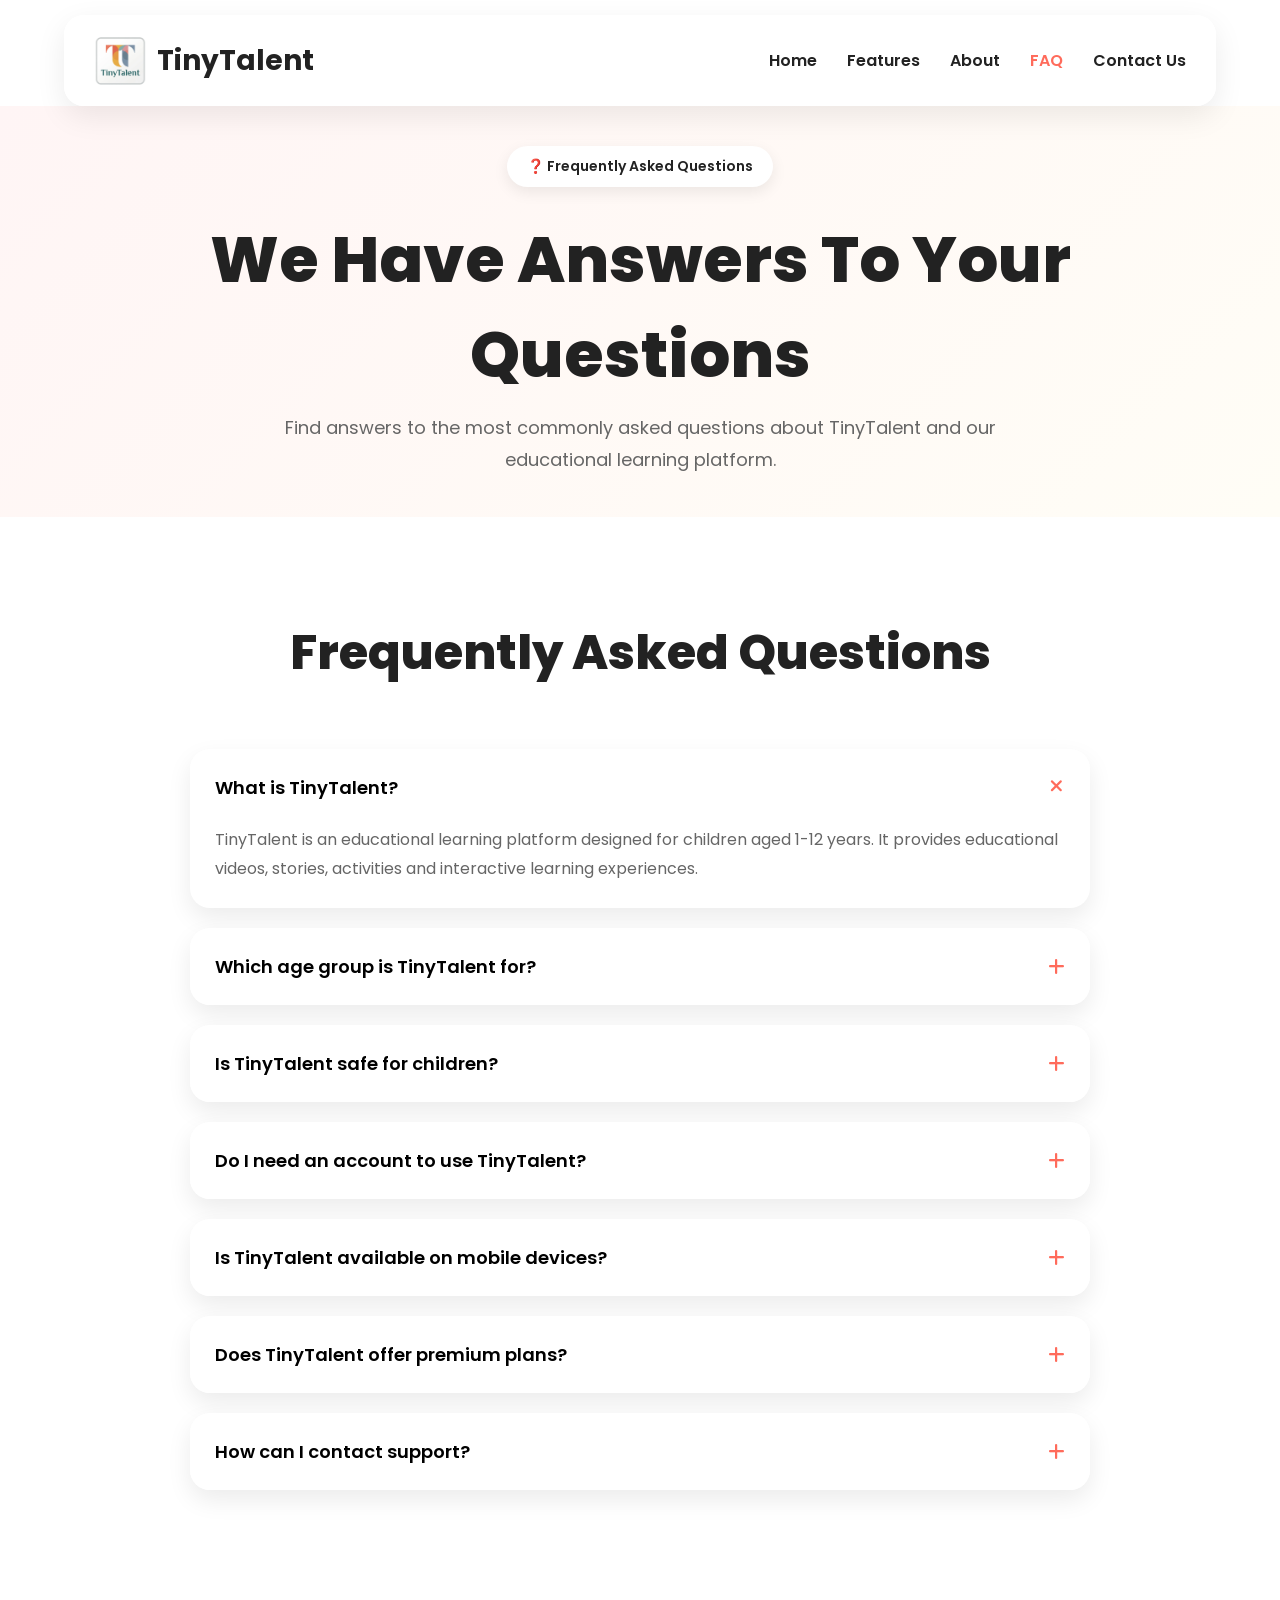
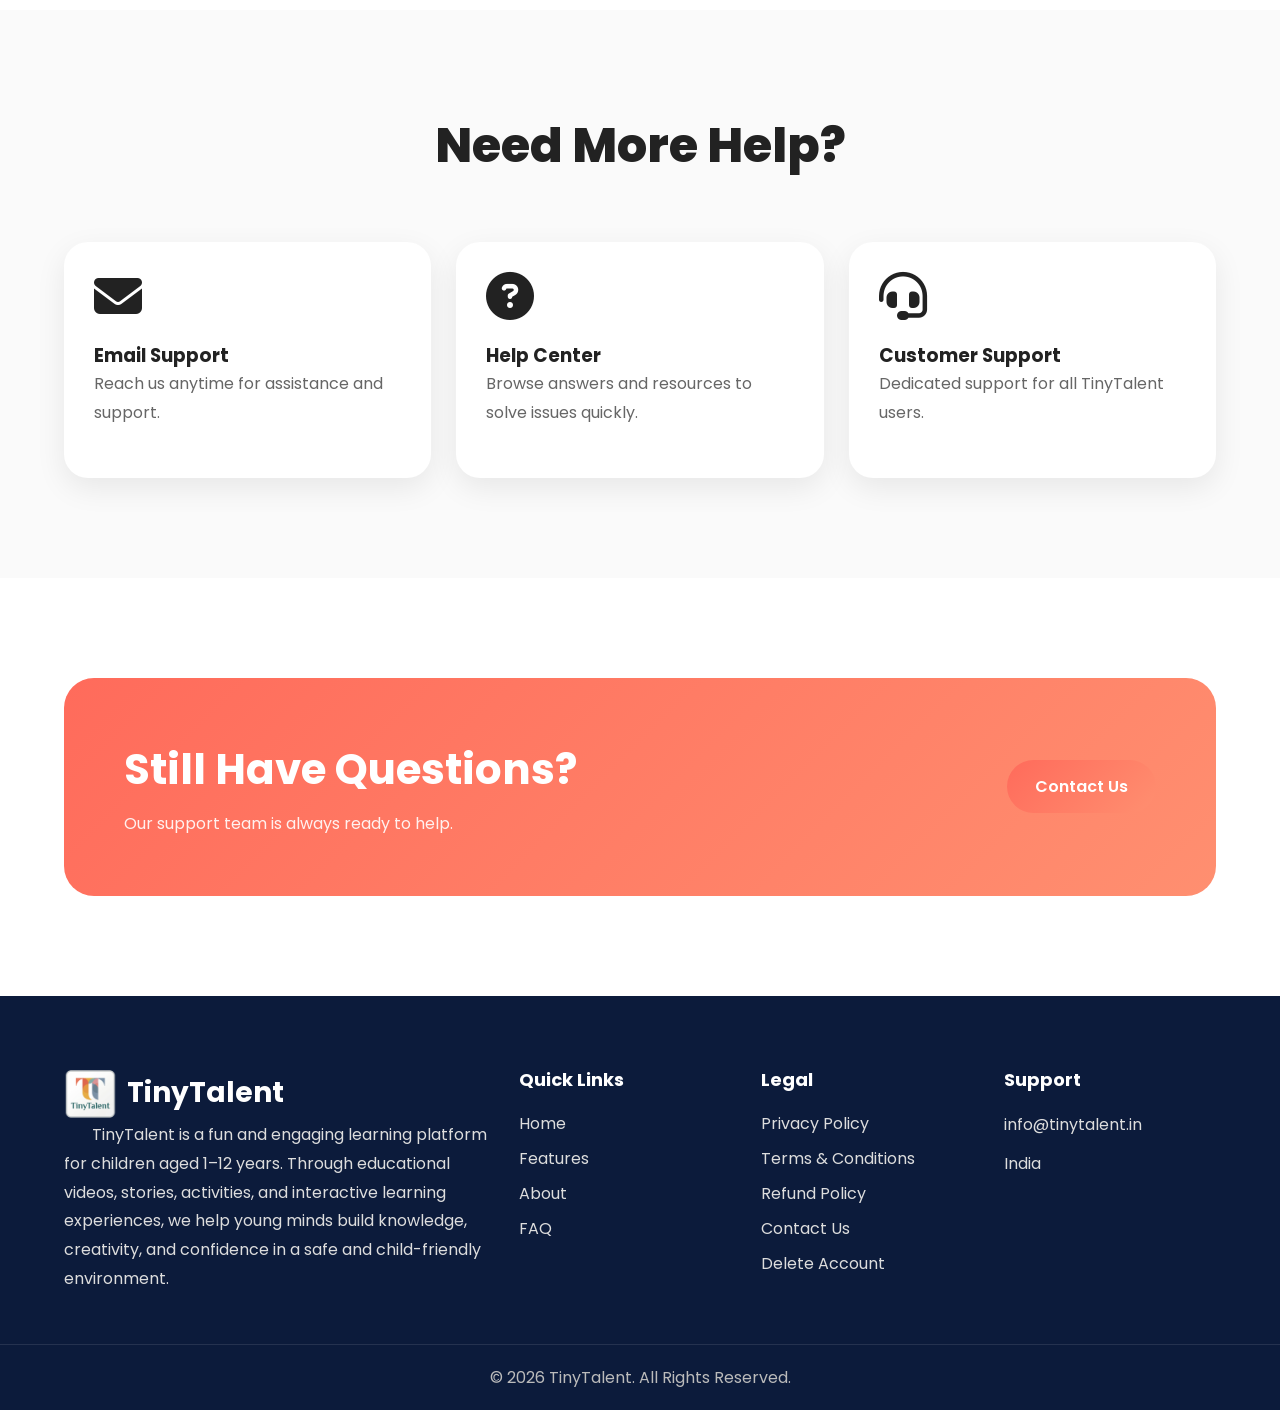
<file: faq.html>
<!DOCTYPE html>
<html lang="en">

<head>
    <meta charset="UTF-8">
    <meta name="viewport" content="width=device-width, initial-scale=1.0">
    <title>FAQ - TinyTalent</title>

    <link rel="stylesheet" href="css/style.css">

    <link href="https://fonts.googleapis.com/css2?family=Poppins:wght@300;400;500;600;700;800&display=swap"
        rel="stylesheet">

    <link rel="stylesheet"
        href="https://cdnjs.cloudflare.com/ajax/libs/font-awesome/6.7.2/css/all.min.css">
</head>

<body>

    <!-- NAVBAR -->

    <header>
        <div class="container nav">

            <div class="logo">
                <img src="images/logo.png" alt="">
                <h2>TinyTalent</h2>
            </div>

            <nav>
                <a href="index.html">Home</a>
                <a href="features.html">Features</a>
                <a href="about.html">About</a>
                <a href="faq.html" class="active">FAQ</a>
                <a href="contact.html">Contact Us</a>
            </nav>

            <!-- <a href="#" class="download-btn">
                Download App
            </a> -->

        </div>
    </header>

    <!-- HERO -->

    <section class="hero">

        <div class="container">

            <div style="text-align:center">

                <span class="tag">
                    ❓ Frequently Asked Questions
                </span>

                <h1>
                    We Have Answers To Your
                    <span>Questions</span>
                </h1>

                <p style="max-width:800px;margin:auto;">
                    Find answers to the most commonly asked questions
                    about TinyTalent and our educational learning platform.
                </p>

            </div>

        </div>

    </section>

    <!-- FAQ SECTION -->

    <section class="features">

        <div class="container">

            <h2 class="section-title">
                Frequently Asked Questions
            </h2>

            <div class="faq-container">

                <div class="faq-item active">
                    <button class="faq-question">
                        What is TinyTalent?
                        <i class="fas fa-plus"></i>
                    </button>

                    <div class="faq-answer">
                        <p>
                            TinyTalent is an educational learning platform
                            designed for children aged 1-12 years. It
                            provides educational videos, stories,
                            activities and interactive learning experiences.
                        </p>
                    </div>
                </div>

                <div class="faq-item">
                    <button class="faq-question">
                        Which age group is TinyTalent for?
                        <i class="fas fa-plus"></i>
                    </button>

                    <div class="faq-answer">
                        <p>
                            TinyTalent is designed specifically for
                            children between 1 and 12 years of age.
                        </p>
                    </div>
                </div>

                <div class="faq-item">
                    <button class="faq-question">
                        Is TinyTalent safe for children?
                        <i class="fas fa-plus"></i>
                    </button>

                    <div class="faq-answer">
                        <p>
                            Yes. We focus on providing child-friendly
                            and educational content suitable for young
                            learners.
                        </p>
                    </div>
                </div>

                <div class="faq-item">
                    <button class="faq-question">
                        Do I need an account to use TinyTalent?
                        <i class="fas fa-plus"></i>
                    </button>

                    <div class="faq-answer">
                        <p>
                            Some features may require account creation
                            for a personalized learning experience.
                        </p>
                    </div>
                </div>

                <div class="faq-item">
                    <button class="faq-question">
                        Is TinyTalent available on mobile devices?
                        <i class="fas fa-plus"></i>
                    </button>

                    <div class="faq-answer">
                        <p>
                            Yes. TinyTalent is designed primarily for
                            mobile devices and provides an easy learning
                            experience on smartphones and tablets.
                        </p>
                    </div>
                </div>

                <div class="faq-item">
                    <button class="faq-question">
                        Does TinyTalent offer premium plans?
                        <i class="fas fa-plus"></i>
                    </button>

                    <div class="faq-answer">
                        <p>
                            Yes. TinyTalent may offer premium learning
                            plans that unlock additional educational
                            content and features.
                        </p>
                    </div>
                </div>

                <div class="faq-item">
                    <button class="faq-question">
                        How can I contact support?
                        <i class="fas fa-plus"></i>
                    </button>

                    <div class="faq-answer">
                        <p>
                            You can contact our support team through
                            the Contact Us page or by emailing us.
                        </p>
                    </div>
                </div>

            </div>

        </div>

    </section>

    <!-- SUPPORT SECTION -->

    <section class="how-it-works">

        <div class="container">

            <h2 class="section-title">
                Need More Help?
            </h2>

            <div class="testimonial-grid">

                <div class="testimonial-card">

                    <i class="fas fa-envelope fa-3x"></i>

                    <h3 style="margin-top:20px;">
                        Email Support
                    </h3>

                    <p>
                        Reach us anytime for assistance and support.
                    </p>

                </div>

                <div class="testimonial-card">

                    <i class="fas fa-circle-question fa-3x"></i>

                    <h3 style="margin-top:20px;">
                        Help Center
                    </h3>

                    <p>
                        Browse answers and resources to solve issues quickly.
                    </p>

                </div>

                <div class="testimonial-card">

                    <i class="fas fa-headset fa-3x"></i>

                    <h3 style="margin-top:20px;">
                        Customer Support
                    </h3>

                    <p>
                        Dedicated support for all TinyTalent users.
                    </p>

                </div>

            </div>

        </div>

    </section>

    <!-- CTA -->

    <section class="cta">

        <div class="container cta-box">

            <div>

                <h2>
                    Still Have Questions?
                </h2>

                <p>
                    Our support team is always ready to help.
                </p>

            </div>

            <a href="contact.html" class="download-btn">
                Contact Us
            </a>

        </div>

    </section>

    <!-- FOOTER -->

   <footer>

        <div class="container footer-grid">

            <div>

                 <div class="logo">
                <img src="images/logo.png" alt="TinyTalent Logo">
                <h2>TinyTalent</h2>
            </div>

                <p>&nbsp&nbsp;&nbsp;&nbsp;&nbsp&nbsp
                    TinyTalent is a fun and engaging learning platform for children aged 1–12 years. Through educational videos, stories, activities, and interactive learning experiences, we help young minds build knowledge, creativity, and confidence in a safe and child-friendly environment.
                </p>

            </div>

            <div>

                <h4>Quick Links</h4>

                <a href="index.html">Home</a>
                <a href="features.html">Features</a>
                <a href="about.html">About</a>
                <a href="faq.html">FAQ</a>

            </div>

            <div>

                <h4>Legal</h4>

                <a href="privacy-policy.html">Privacy Policy</a>
                <a href="terms.html">Terms & Conditions</a>
                <a href="refund-policy.html">Refund Policy</a>
                <a href="contact.html">Contact Us</a>
                <a href="delete-account.html">Delete Account</a>

            </div>

            <div>

                <h4>Support</h4>

<p>
    <a href="mailto:info@tinytalent.in?subject=TinyTalent Support">
        info@tinytalent.in
    </a>
</p>

<p>India</p>

            </div>

        </div>

        <div class="copyright">
            © 2026 TinyTalent. All Rights Reserved.
        </div>

    </footer>

    <script>
        const faqItems = document.querySelectorAll(".faq-item");

        faqItems.forEach(item => {
            const button = item.querySelector(".faq-question");

            button.addEventListener("click", () => {

                item.classList.toggle("active");

            });
        });
    </script>

</body>

</html>
</file>
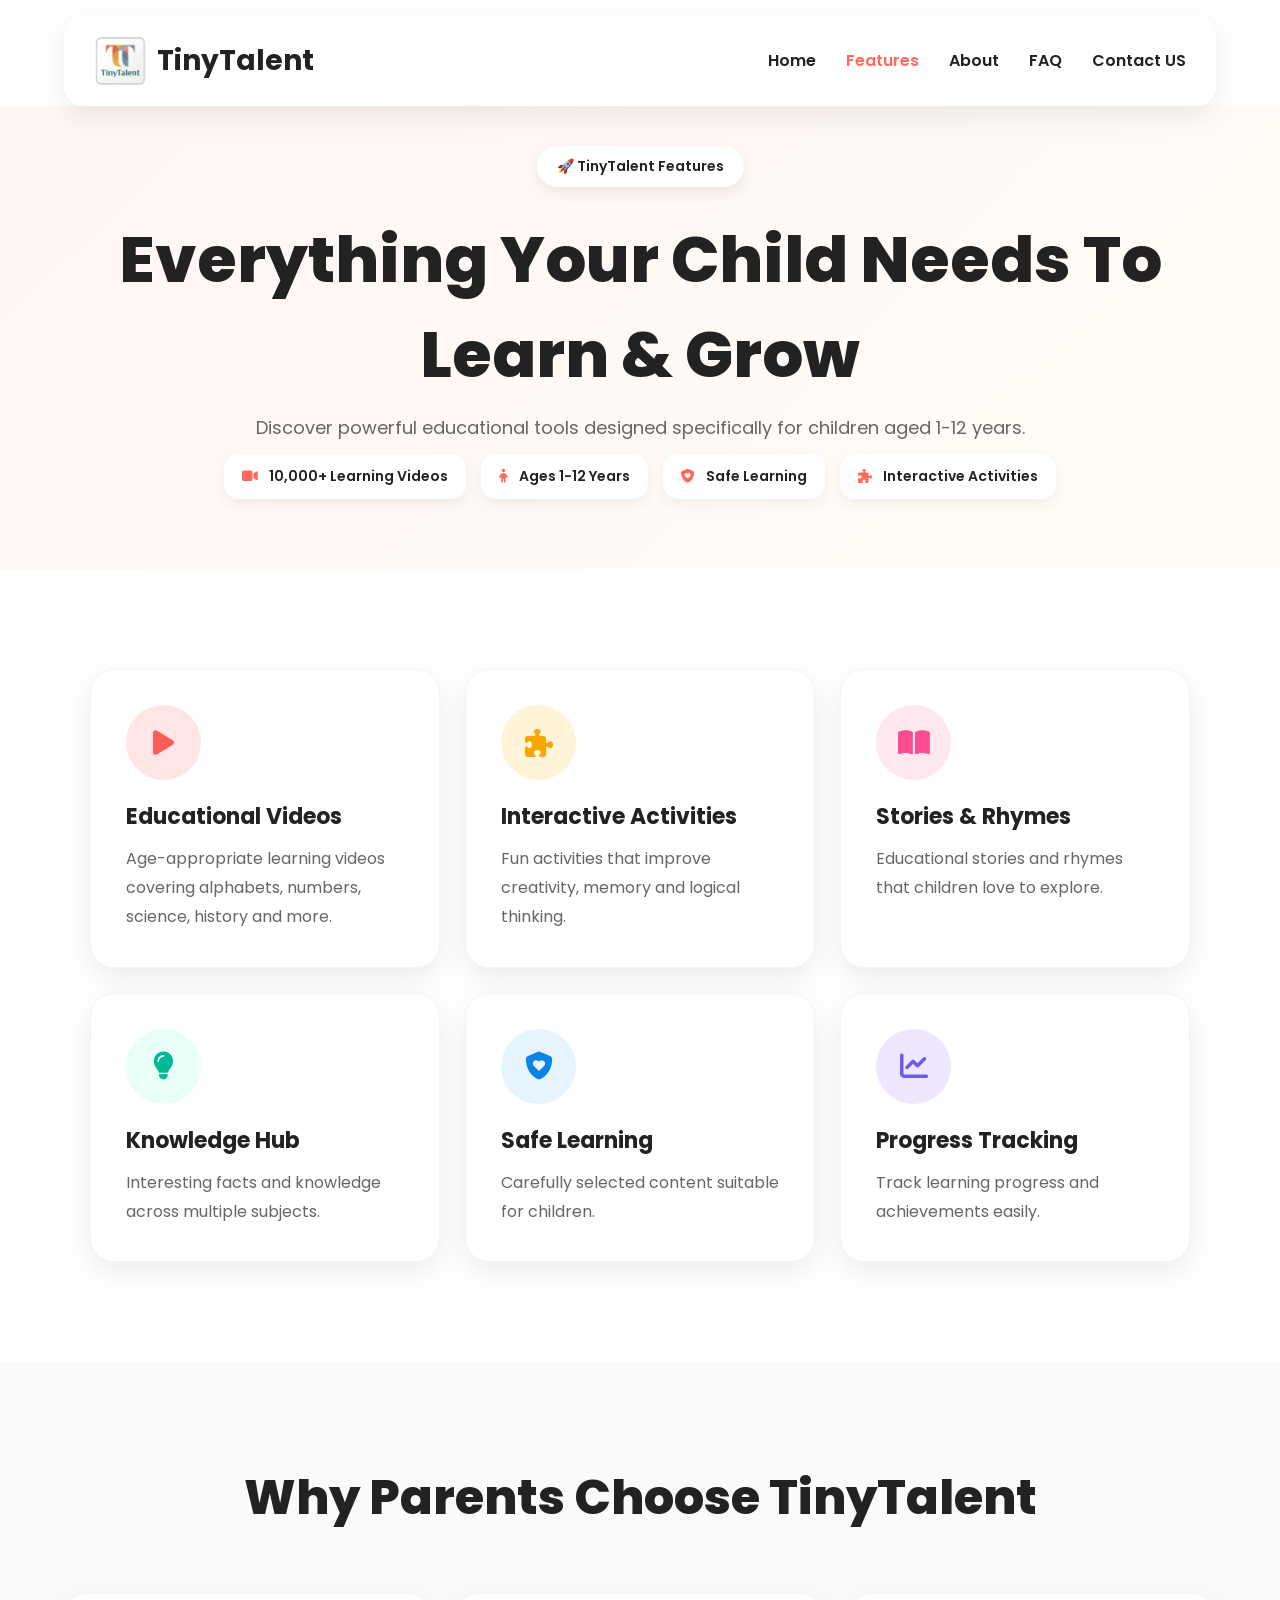
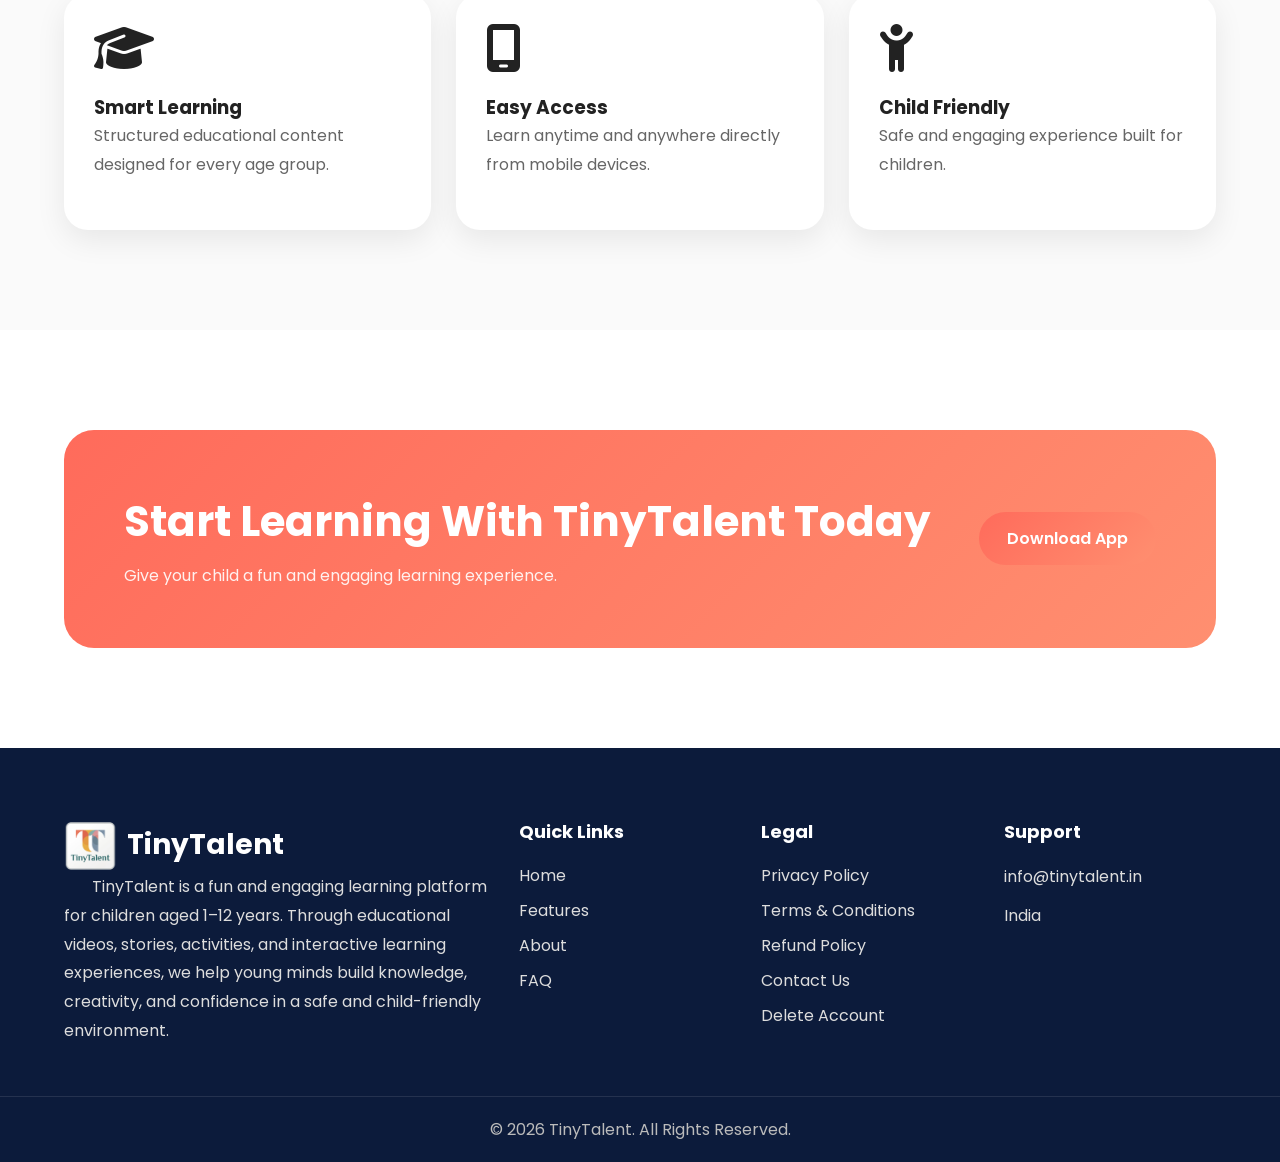
<file: features.html>
<!DOCTYPE html>
<html lang="en">

<head>
    <meta charset="UTF-8">
    <meta name="viewport" content="width=device-width, initial-scale=1.0">
    <title>Features - TinyTalent</title>

    <link rel="stylesheet" href="css/style.css">

    <link href="https://fonts.googleapis.com/css2?family=Poppins:wght@300;400;500;600;700;800&display=swap"
        rel="stylesheet">

    <link rel="stylesheet"
        href="https://cdnjs.cloudflare.com/ajax/libs/font-awesome/6.7.2/css/all.min.css">
</head>

<body>

    <!-- NAVBAR -->

    <header>
        <div class="container nav">

            <div class="logo">
                <img src="images/logo.png" alt="">
                <h2>TinyTalent</h2>
            </div>

            <nav>
                <a href="index.html">Home</a>
                <a href="features.html" class="active">Features</a>
                <a href="about.html">About</a>
                <a href="faq.html">FAQ</a>
                <a href="contact.html">Contact US</a>
            </nav>

            <!-- <a href="#" class="download-btn">
                Download App
            </a> -->

        </div>
    </header>

    <!-- HERO -->

    <section class="hero">

        <div class="container">

            <div style="text-align:center">

                <span class="tag">
                   🚀 TinyTalent Features
                </span>

                <h1>
                    Everything Your Child Needs To
                    <span>Learn & Grow</span>
                </h1>

                <p>
                    Discover powerful educational tools designed
                    specifically for children aged 1-12 years.
                </p>

                <div class="badges" style="justify-content:center;margin-top:10px;">

    <div class="badge">
        <i class="fas fa-video"></i>
        10,000+ Learning Videos
    </div>

    <div class="badge">
        <i class="fas fa-child"></i>
        Ages 1-12 Years
    </div>

    <div class="badge">
        <i class="fas fa-shield-heart"></i>
        Safe Learning
    </div>

    <div class="badge">
        <i class="fas fa-puzzle-piece"></i>
        Interactive Activities
    </div>

</div>

            </div>

        </div>

    </section>
    

    <!-- FEATURES -->

    <section class="features">

        <div class="container">

            <div class="feature-grid">

                <div class="card">

                    <div class="icon-box video">
                        <i class="fas fa-play"></i>
                    </div>

                    <h3>Educational Videos</h3>

                    <p>
                        Age-appropriate learning videos covering
                        alphabets, numbers, science, history and more.
                    </p>

                </div>

                <div class="card">

                    <div class="icon-box activity">
                        <i class="fas fa-puzzle-piece"></i>
                    </div>

                    <h3>Interactive Activities</h3>

                    <p>
                        Fun activities that improve creativity,
                        memory and logical thinking.
                    </p>

                </div>

                <div class="card">

                    <div class="icon-box story">
                        <i class="fas fa-book-open"></i>
                    </div>

                    <h3>Stories & Rhymes</h3>

                    <p>
                        Educational stories and rhymes
                        that children love to explore.
                    </p>

                </div>

                <div class="card">

                    <div class="icon-box knowledge">
                        <i class="fas fa-lightbulb"></i>
                    </div>

                    <h3>Knowledge Hub</h3>

                    <p>
                        Interesting facts and knowledge
                        across multiple subjects.
                    </p>

                </div>

                <div class="card">

                    <div class="icon-box shield">
                        <i class="fas fa-shield-heart"></i>
                    </div>

                    <h3>Safe Learning</h3>

                    <p>
                        Carefully selected content
                        suitable for children.
                    </p>

                </div>

                <div class="card">

                    <div class="icon-box progress">
                        <i class="fas fa-chart-line"></i>
                    </div>

                    <h3>Progress Tracking</h3>

                    <p>
                        Track learning progress and
                        achievements easily.
                    </p>

                </div>

            </div>

        </div>

    </section>

    <!-- FEATURE DETAILS -->

    <section class="how-it-works">

        <div class="container">

            <h2 class="section-title">
                Why Parents Choose TinyTalent
            </h2>

            <div class="testimonial-grid">

                <div class="testimonial-card">
                    <i class="fas fa-graduation-cap fa-3x"></i>

                    <h3 style="margin-top:20px;">
                        Smart Learning
                    </h3>

                    <p>
                        Structured educational content designed
                        for every age group.
                    </p>
                </div>

                <div class="testimonial-card">
                    <i class="fas fa-mobile-screen fa-3x"></i>

                    <h3 style="margin-top:20px;">
                        Easy Access
                    </h3>

                    <p>
                        Learn anytime and anywhere
                        directly from mobile devices.
                    </p>
                </div>

                <div class="testimonial-card">
                    <i class="fas fa-child-reaching fa-3x"></i>

                    <h3 style="margin-top:20px;">
                        Child Friendly
                    </h3>

                    <p>
                        Safe and engaging experience
                        built for children.
                    </p>
                </div>

            </div>

        </div>

    </section>

    <!-- CTA -->

    <section class="cta">

        <div class="container cta-box">

            <div>

                <h2>
                    Start Learning With TinyTalent Today
                </h2>

                <p>
                    Give your child a fun and engaging learning experience.
                </p>

            </div>

            <a href="#" class="download-btn">
                Download App
            </a>

        </div>

    </section>

    <!-- FOOTER -->

    <footer>

        <div class="container footer-grid">

            <div>

                 <div class="logo">
                <img src="images/logo.png" alt="TinyTalent Logo">
                <h2>TinyTalent</h2>
            </div>

                <p>&nbsp&nbsp;&nbsp;&nbsp;&nbsp&nbsp
                    TinyTalent is a fun and engaging learning platform for children aged 1–12 years. Through educational videos, stories, activities, and interactive learning experiences, we help young minds build knowledge, creativity, and confidence in a safe and child-friendly environment.
                </p>

            </div>

            <div>

                <h4>Quick Links</h4>

                <a href="index.html">Home</a>
                <a href="features.html">Features</a>
                <a href="about.html">About</a>
                <a href="faq.html">FAQ</a>

            </div>

            <div>

                <h4>Legal</h4>

                <a href="privacy-policy.html">Privacy Policy</a>
                <a href="terms.html">Terms & Conditions</a>
                <a href="refund-policy.html">Refund Policy</a>
                <a href="contact.html">Contact Us</a>
                <a href="delete-account.html">Delete Account</a>

            </div>

            <div>

                <h4>Support</h4>

<p>
    <a href="mailto:info@tinytalent.in?subject=TinyTalent Support">
        info@tinytalent.in
    </a>
</p>

<p>India</p>

            </div>

        </div>

        <div class="copyright">
            © 2026 TinyTalent. All Rights Reserved.
        </div>

    </footer>

</body>

</html>
</file>
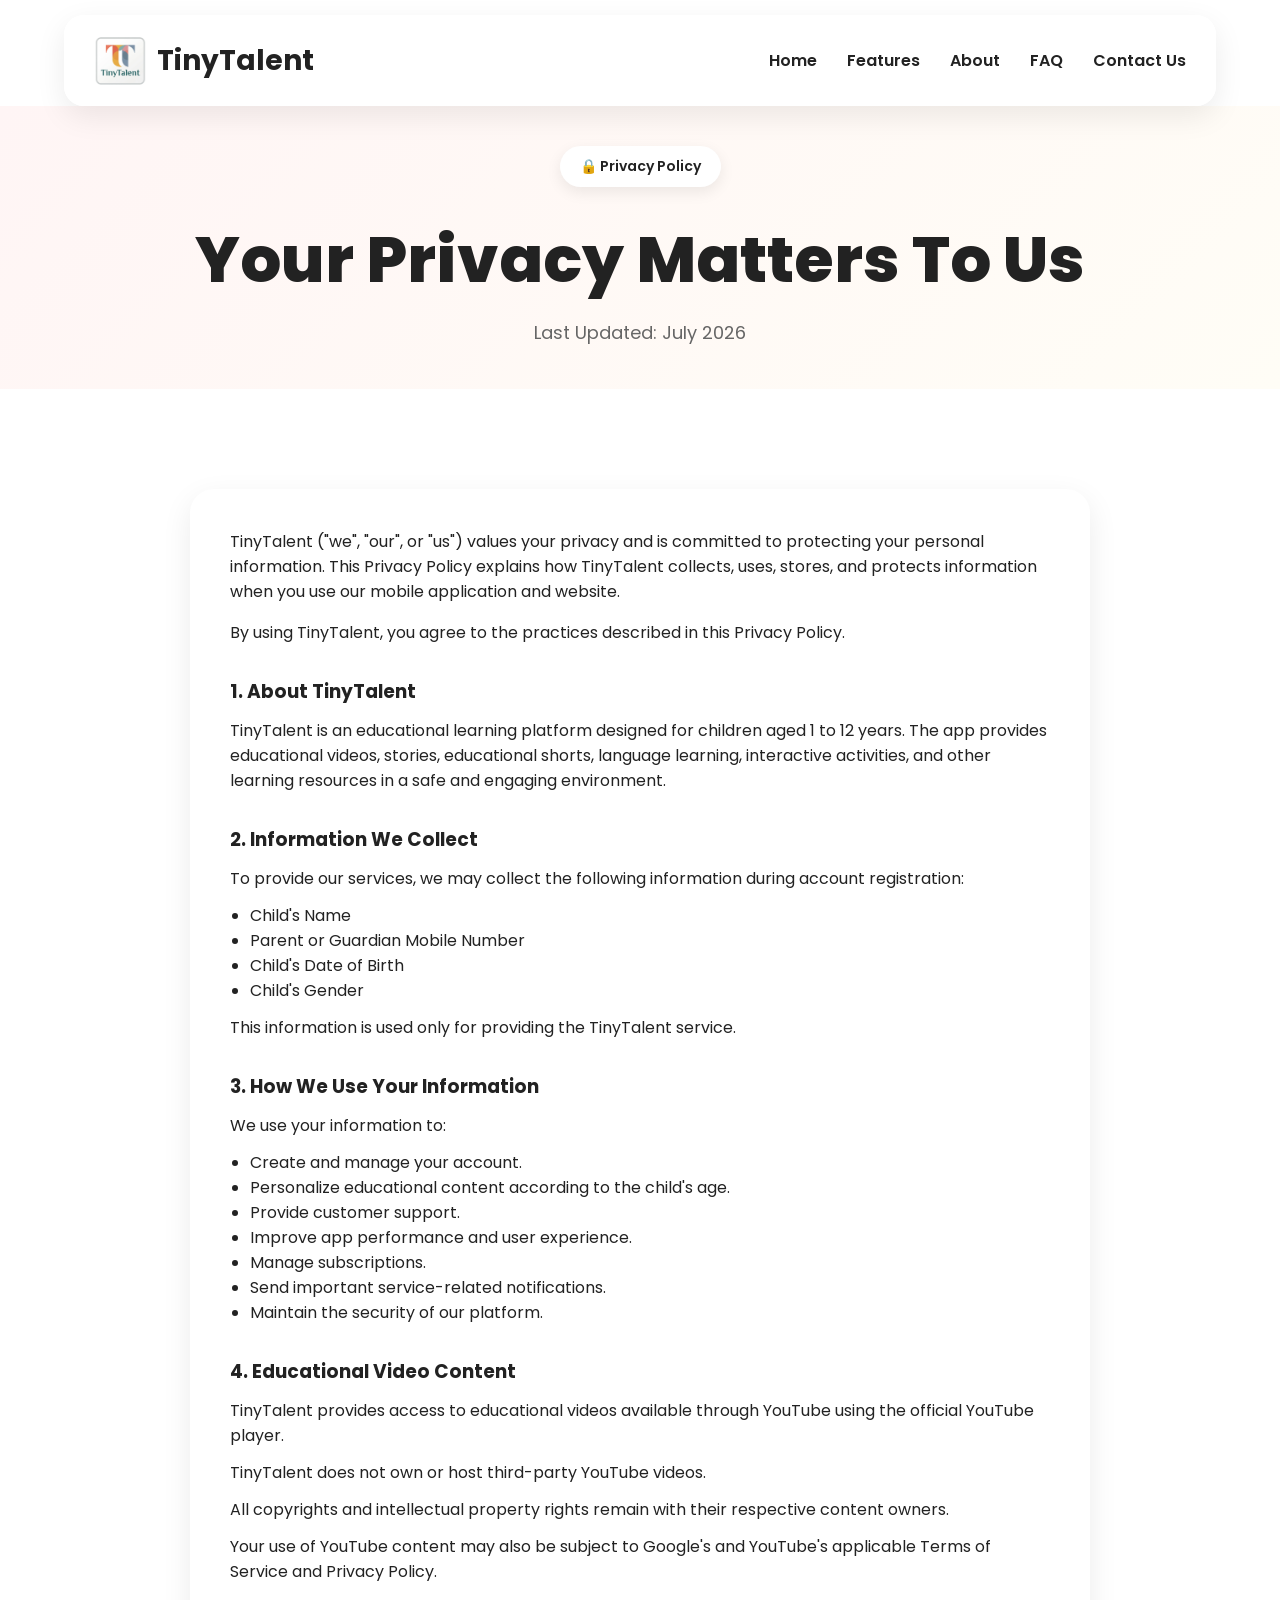
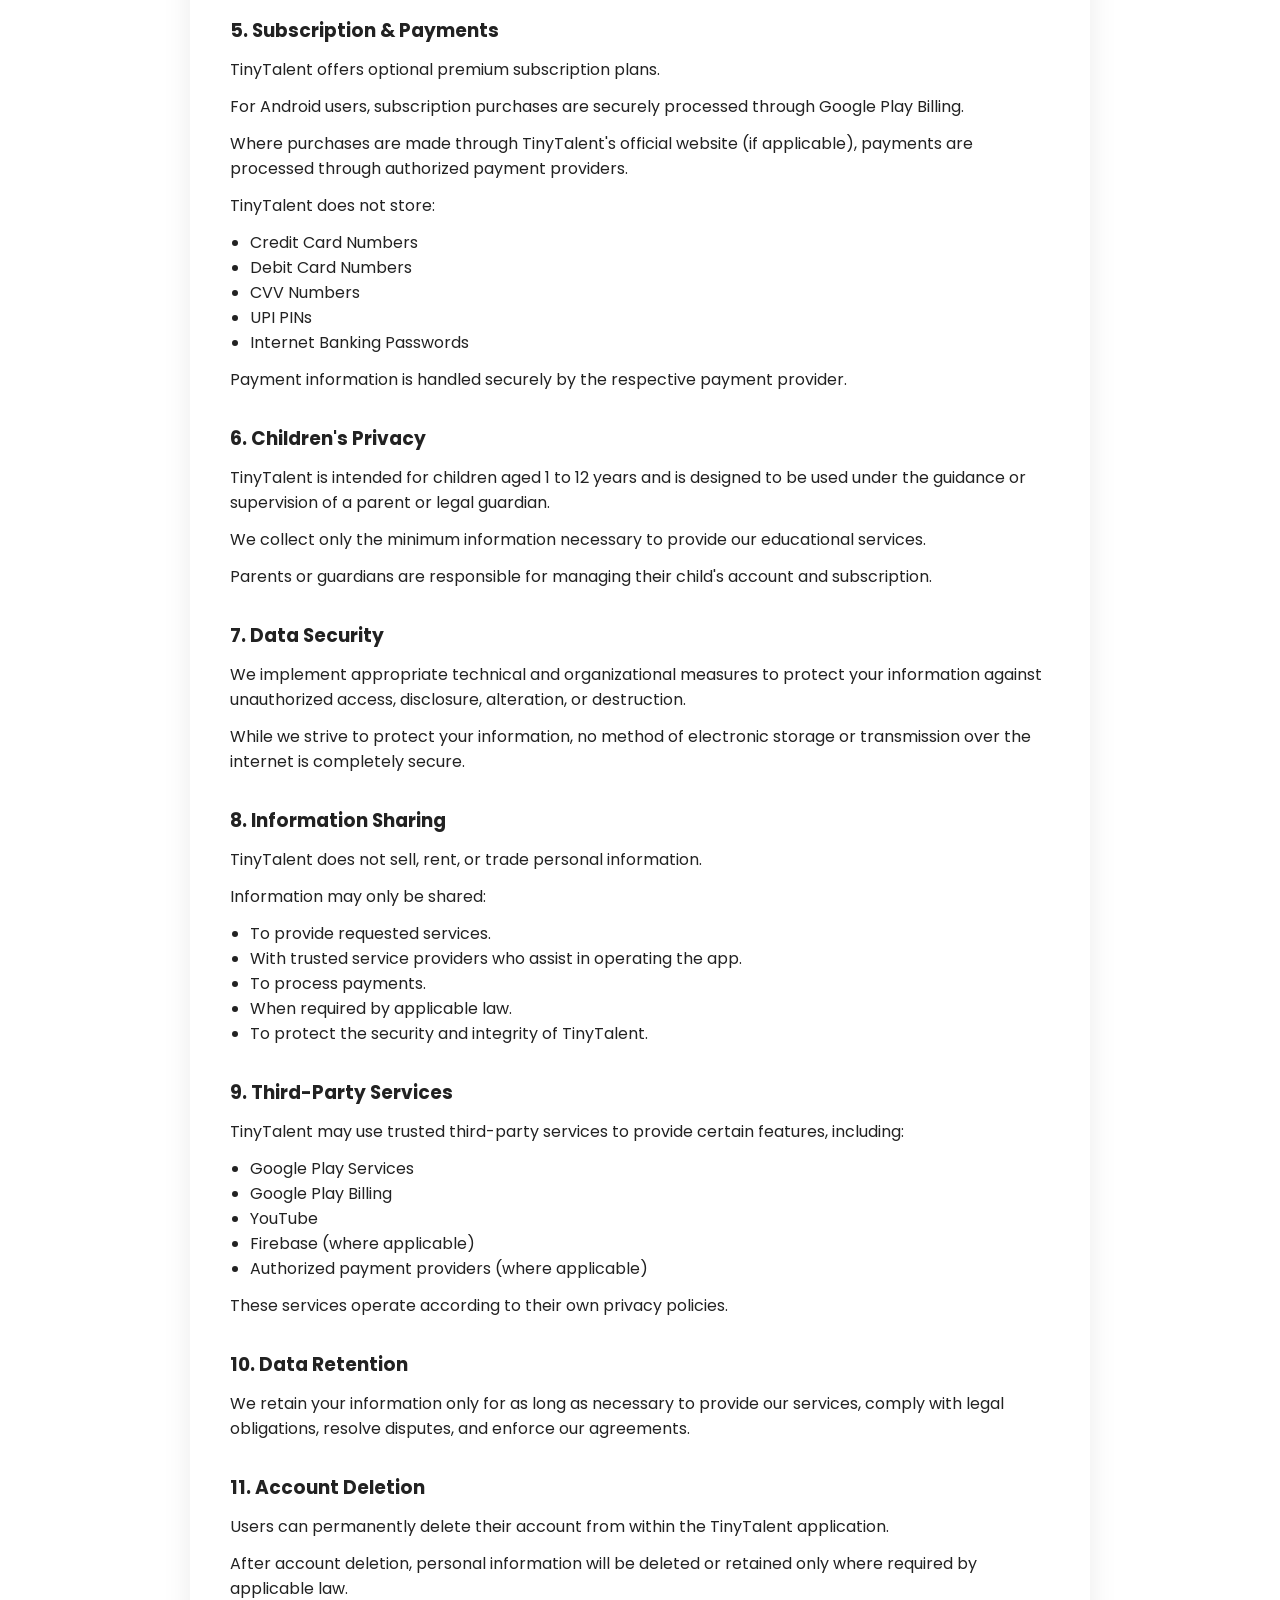
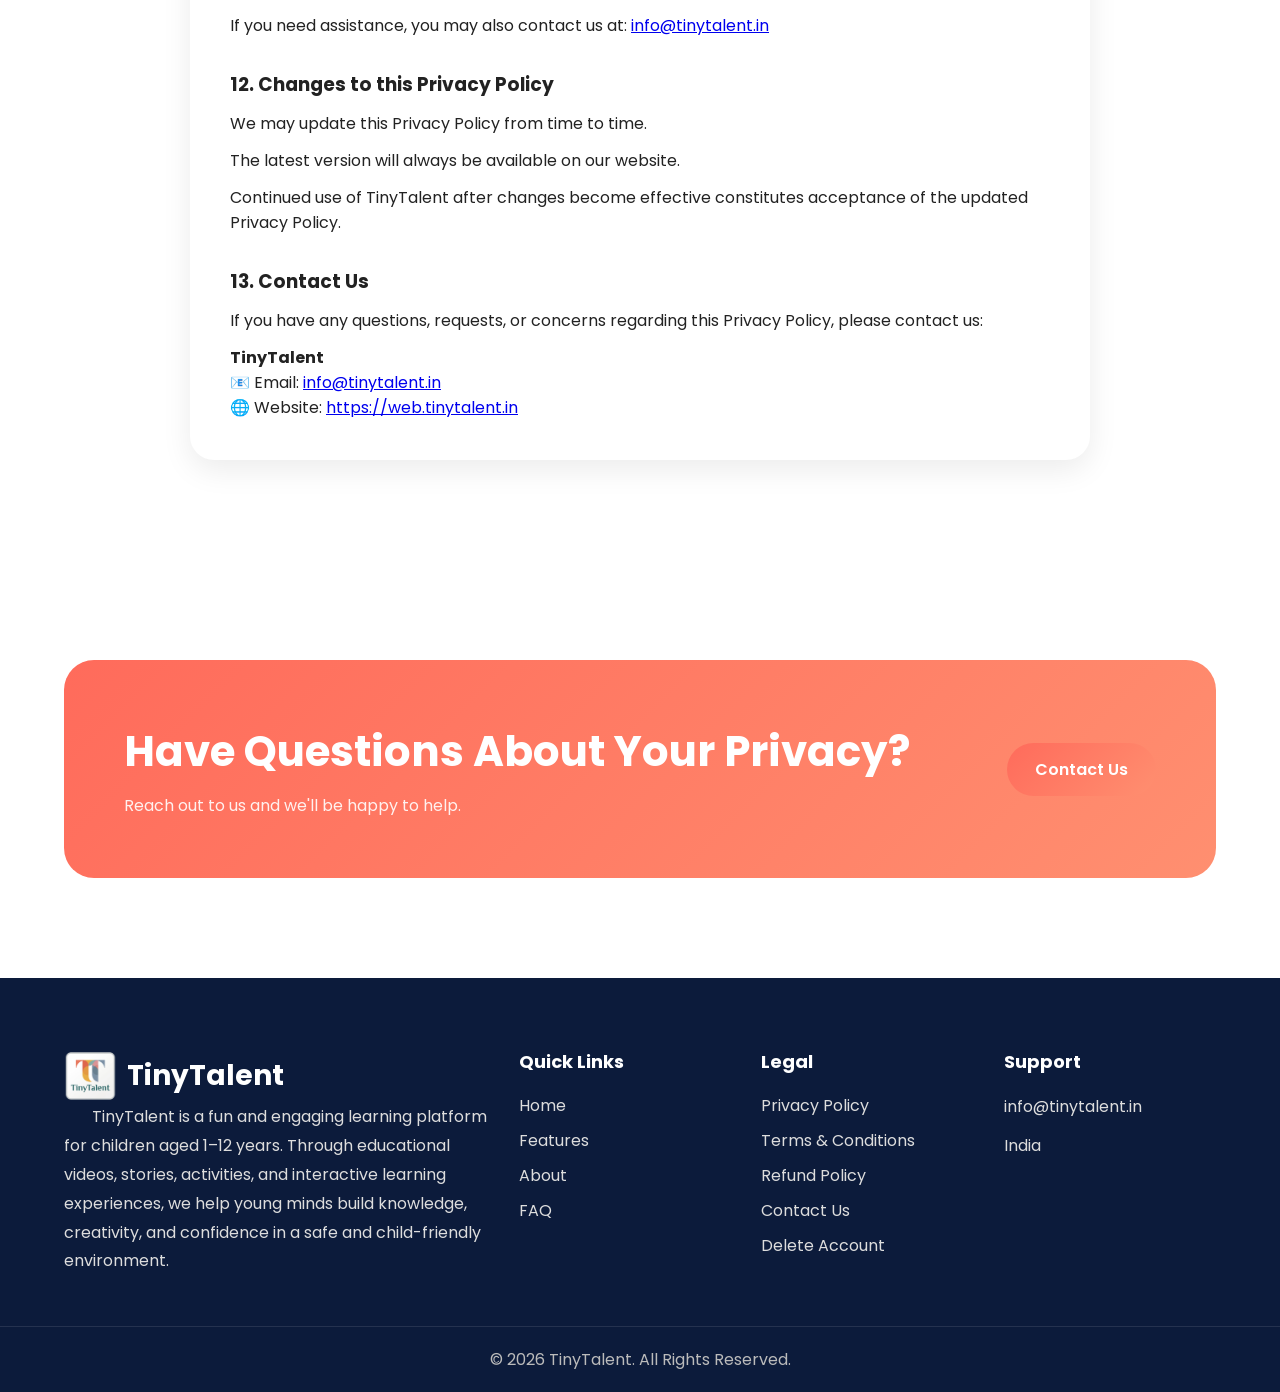
<file: privacy-policy.html>
<!DOCTYPE html>
<html lang="en">

<head>
    <meta charset="UTF-8">
    <meta name="viewport" content="width=device-width, initial-scale=1.0">
    <title>Privacy Policy - TinyTalent</title>

    <link rel="stylesheet" href="css/style.css">

    <link href="https://fonts.googleapis.com/css2?family=Poppins:wght@300;400;500;600;700;800&display=swap"
        rel="stylesheet">

    <link rel="stylesheet"
        href="https://cdnjs.cloudflare.com/ajax/libs/font-awesome/6.7.2/css/all.min.css">
</head>

<body>

    <!-- NAVBAR -->

    <header>
        <div class="container nav">

            <div class="logo">
                <img src="images/logo.png" alt="">
                <h2>TinyTalent</h2>
            </div>

            <nav>
                <a href="index.html">Home</a>
                <a href="features.html">Features</a>
                <a href="about.html">About</a>
                <a href="faq.html">FAQ</a>
                <a href="contact.html">Contact Us</a>
            </nav>

            <!-- <a href="#" class="download-btn">
                Download App
            </a> -->

        </div>
    </header>

    <!-- HERO -->

    <section class="hero">

        <div class="container">

            <div style="text-align:center">

                <span class="tag">
                    🔒 Privacy Policy
                </span>

                <h1>
                    Your Privacy
                    <span>Matters To Us</span>
                </h1>

                <p style="max-width:800px;margin:auto;">
                    Last Updated: July 2026
                </p>

            </div>

        </div>

    </section>

    <!-- POLICY CONTENT -->

    <section class="features">

        <div class="container">

            <div class="contact-form-box" style="max-width:900px;margin:0 auto;">

                <p>
                    TinyTalent ("we", "our", or "us") values your privacy and is
                    committed to protecting your personal information. This Privacy
                    Policy explains how TinyTalent collects, uses, stores, and protects
                    information when you use our mobile application and website.
                </p>

                <p style="margin-top:16px;">
                    By using TinyTalent, you agree to the practices described in this
                    Privacy Policy.
                </p>

                <h3 style="margin-top:32px;">1. About TinyTalent</h3>
                <p style="margin-top:12px;">
                    TinyTalent is an educational learning platform designed for
                    children aged 1 to 12 years. The app provides educational videos,
                    stories, educational shorts, language learning, interactive
                    activities, and other learning resources in a safe and engaging
                    environment.
                </p>

                <h3 style="margin-top:32px;">2. Information We Collect</h3>
                <p style="margin-top:12px;">
                    To provide our services, we may collect the following information
                    during account registration:
                </p>
                <ul style="margin-top:12px; padding-left:20px; list-style:disc;">
                    <li>Child's Name</li>
                    <li>Parent or Guardian Mobile Number</li>
                    <li>Child's Date of Birth</li>
                    <li>Child's Gender</li>
                </ul>
                <p style="margin-top:12px;">
                    This information is used only for providing the TinyTalent service.
                </p>

                <h3 style="margin-top:32px;">3. How We Use Your Information</h3>
                <p style="margin-top:12px;">We use your information to:</p>
                <ul style="margin-top:12px; padding-left:20px; list-style:disc;">
                    <li>Create and manage your account.</li>
                    <li>Personalize educational content according to the child's age.</li>
                    <li>Provide customer support.</li>
                    <li>Improve app performance and user experience.</li>
                    <li>Manage subscriptions.</li>
                    <li>Send important service-related notifications.</li>
                    <li>Maintain the security of our platform.</li>
                </ul>

                <h3 style="margin-top:32px;">4. Educational Video Content</h3>
                <p style="margin-top:12px;">
                    TinyTalent provides access to educational videos available through
                    YouTube using the official YouTube player.
                </p>
                <p style="margin-top:12px;">
                    TinyTalent does not own or host third-party YouTube videos.
                </p>
                <p style="margin-top:12px;">
                    All copyrights and intellectual property rights remain with their
                    respective content owners.
                </p>
                <p style="margin-top:12px;">
                    Your use of YouTube content may also be subject to Google's and
                    YouTube's applicable Terms of Service and Privacy Policy.
                </p>

                <h3 style="margin-top:32px;">5. Subscription &amp; Payments</h3>
                <p style="margin-top:12px;">
                    TinyTalent offers optional premium subscription plans.
                </p>
                <p style="margin-top:12px;">
                    For Android users, subscription purchases are securely processed
                    through Google Play Billing.
                </p>
                <p style="margin-top:12px;">
                    Where purchases are made through TinyTalent's official website (if
                    applicable), payments are processed through authorized payment
                    providers.
                </p>
                <p style="margin-top:12px;">TinyTalent does not store:</p>
                <ul style="margin-top:12px; padding-left:20px; list-style:disc;">
                    <li>Credit Card Numbers</li>
                    <li>Debit Card Numbers</li>
                    <li>CVV Numbers</li>
                    <li>UPI PINs</li>
                    <li>Internet Banking Passwords</li>
                </ul>
                <p style="margin-top:12px;">
                    Payment information is handled securely by the respective payment
                    provider.
                </p>

                <h3 style="margin-top:32px;">6. Children's Privacy</h3>
                <p style="margin-top:12px;">
                    TinyTalent is intended for children aged 1 to 12 years and is
                    designed to be used under the guidance or supervision of a parent
                    or legal guardian.
                </p>
                <p style="margin-top:12px;">
                    We collect only the minimum information necessary to provide our
                    educational services.
                </p>
                <p style="margin-top:12px;">
                    Parents or guardians are responsible for managing their child's
                    account and subscription.
                </p>

                <h3 style="margin-top:32px;">7. Data Security</h3>
                <p style="margin-top:12px;">
                    We implement appropriate technical and organizational measures to
                    protect your information against unauthorized access, disclosure,
                    alteration, or destruction.
                </p>
                <p style="margin-top:12px;">
                    While we strive to protect your information, no method of
                    electronic storage or transmission over the internet is completely
                    secure.
                </p>

                <h3 style="margin-top:32px;">8. Information Sharing</h3>
                <p style="margin-top:12px;">
                    TinyTalent does not sell, rent, or trade personal information.
                </p>
                <p style="margin-top:12px;">Information may only be shared:</p>
                <ul style="margin-top:12px; padding-left:20px; list-style:disc;">
                    <li>To provide requested services.</li>
                    <li>With trusted service providers who assist in operating the app.</li>
                    <li>To process payments.</li>
                    <li>When required by applicable law.</li>
                    <li>To protect the security and integrity of TinyTalent.</li>
                </ul>

                <h3 style="margin-top:32px;">9. Third-Party Services</h3>
                <p style="margin-top:12px;">
                    TinyTalent may use trusted third-party services to provide certain
                    features, including:
                </p>
                <ul style="margin-top:12px; padding-left:20px; list-style:disc;">
                    <li>Google Play Services</li>
                    <li>Google Play Billing</li>
                    <li>YouTube</li>
                    <li>Firebase (where applicable)</li>
                    <li>Authorized payment providers (where applicable)</li>
                </ul>
                <p style="margin-top:12px;">
                    These services operate according to their own privacy policies.
                </p>

                <h3 style="margin-top:32px;">10. Data Retention</h3>
                <p style="margin-top:12px;">
                    We retain your information only for as long as necessary to
                    provide our services, comply with legal obligations, resolve
                    disputes, and enforce our agreements.
                </p>

                <h3 style="margin-top:32px;">11. Account Deletion</h3>
                <p style="margin-top:12px;">
                    Users can permanently delete their account from within the
                    TinyTalent application.
                </p>
                <p style="margin-top:12px;">
                    After account deletion, personal information will be deleted or
                    retained only where required by applicable law.
                </p>
                <p style="margin-top:12px;">
                    If you need assistance, you may also contact us at:
                    <a href="mailto:info@tinytalent.in">info@tinytalent.in</a>
                </p>

                <h3 style="margin-top:32px;">12. Changes to this Privacy Policy</h3>
                <p style="margin-top:12px;">
                    We may update this Privacy Policy from time to time.
                </p>
                <p style="margin-top:12px;">
                    The latest version will always be available on our website.
                </p>
                <p style="margin-top:12px;">
                    Continued use of TinyTalent after changes become effective
                    constitutes acceptance of the updated Privacy Policy.
                </p>

                <h3 style="margin-top:32px;">13. Contact Us</h3>
                <p style="margin-top:12px;">
                    If you have any questions, requests, or concerns regarding this
                    Privacy Policy, please contact us:
                </p>
                <p style="margin-top:12px;">
                    <strong>TinyTalent</strong><br>
                    📧 Email: <a href="mailto:info@tinytalent.in">info@tinytalent.in</a><br>
                    🌐 Website: <a href="https://web.tinytalent.in">https://web.tinytalent.in</a>
                </p>

            </div>

        </div>

    </section>

    <!-- CTA -->

    <section class="cta">

        <div class="container cta-box">

            <div>

                <h2>
                    Have Questions About Your Privacy?
                </h2>

                <p>
                    Reach out to us and we'll be happy to help.
                </p>

            </div>

            <a href="contact.html"
                class="download-btn">
                Contact Us
            </a>

        </div>

    </section>

    <!-- FOOTER -->

     <footer>

        <div class="container footer-grid">

            <div>

                 <div class="logo">
                <img src="images/logo.png" alt="TinyTalent Logo">
                <h2>TinyTalent</h2>
            </div>

                <p>&nbsp&nbsp;&nbsp;&nbsp;&nbsp&nbsp
                    TinyTalent is a fun and engaging learning platform for children aged 1–12 years. Through educational videos, stories, activities, and interactive learning experiences, we help young minds build knowledge, creativity, and confidence in a safe and child-friendly environment.
                </p>

            </div>

            <div>

                <h4>Quick Links</h4>

                <a href="index.html">Home</a>
                <a href="features.html">Features</a>
                <a href="about.html">About</a>
                <a href="faq.html">FAQ</a>

            </div>

            <div>

                <h4>Legal</h4>

                <a href="privacy-policy.html">Privacy Policy</a>
                <a href="terms.html">Terms & Conditions</a>
                <a href="refund-policy.html">Refund Policy</a>
                <a href="contact.html">Contact Us</a>
                <a href="delete-account.html">Delete Account</a>

            </div>

            <div>

                <h4>Support</h4>

<p>
    <a href="mailto:info@tinytalent.in?subject=TinyTalent Support">
        info@tinytalent.in
    </a>
</p>

<p>India</p>

            </div>

        </div>

        <div class="copyright">
            © 2026 TinyTalent. All Rights Reserved.
        </div>

    </footer>

</body>

</html>
</file>
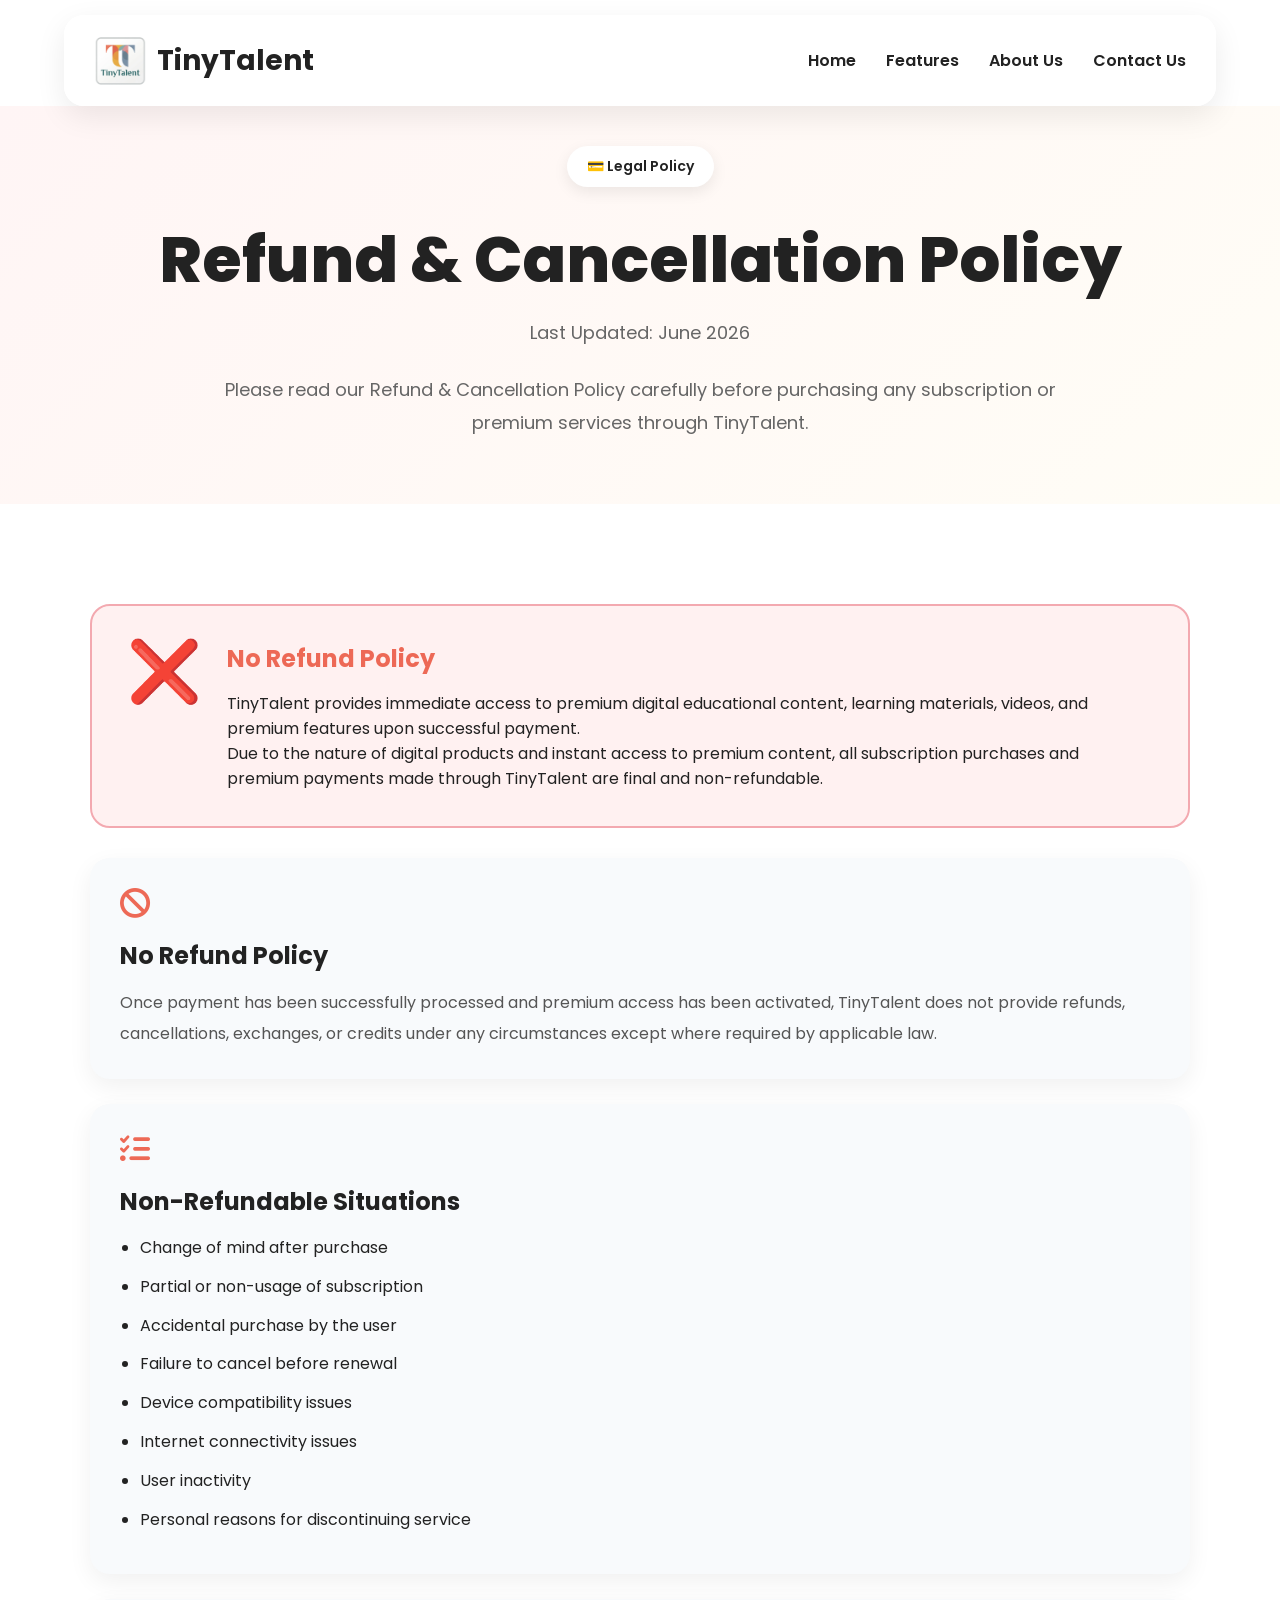
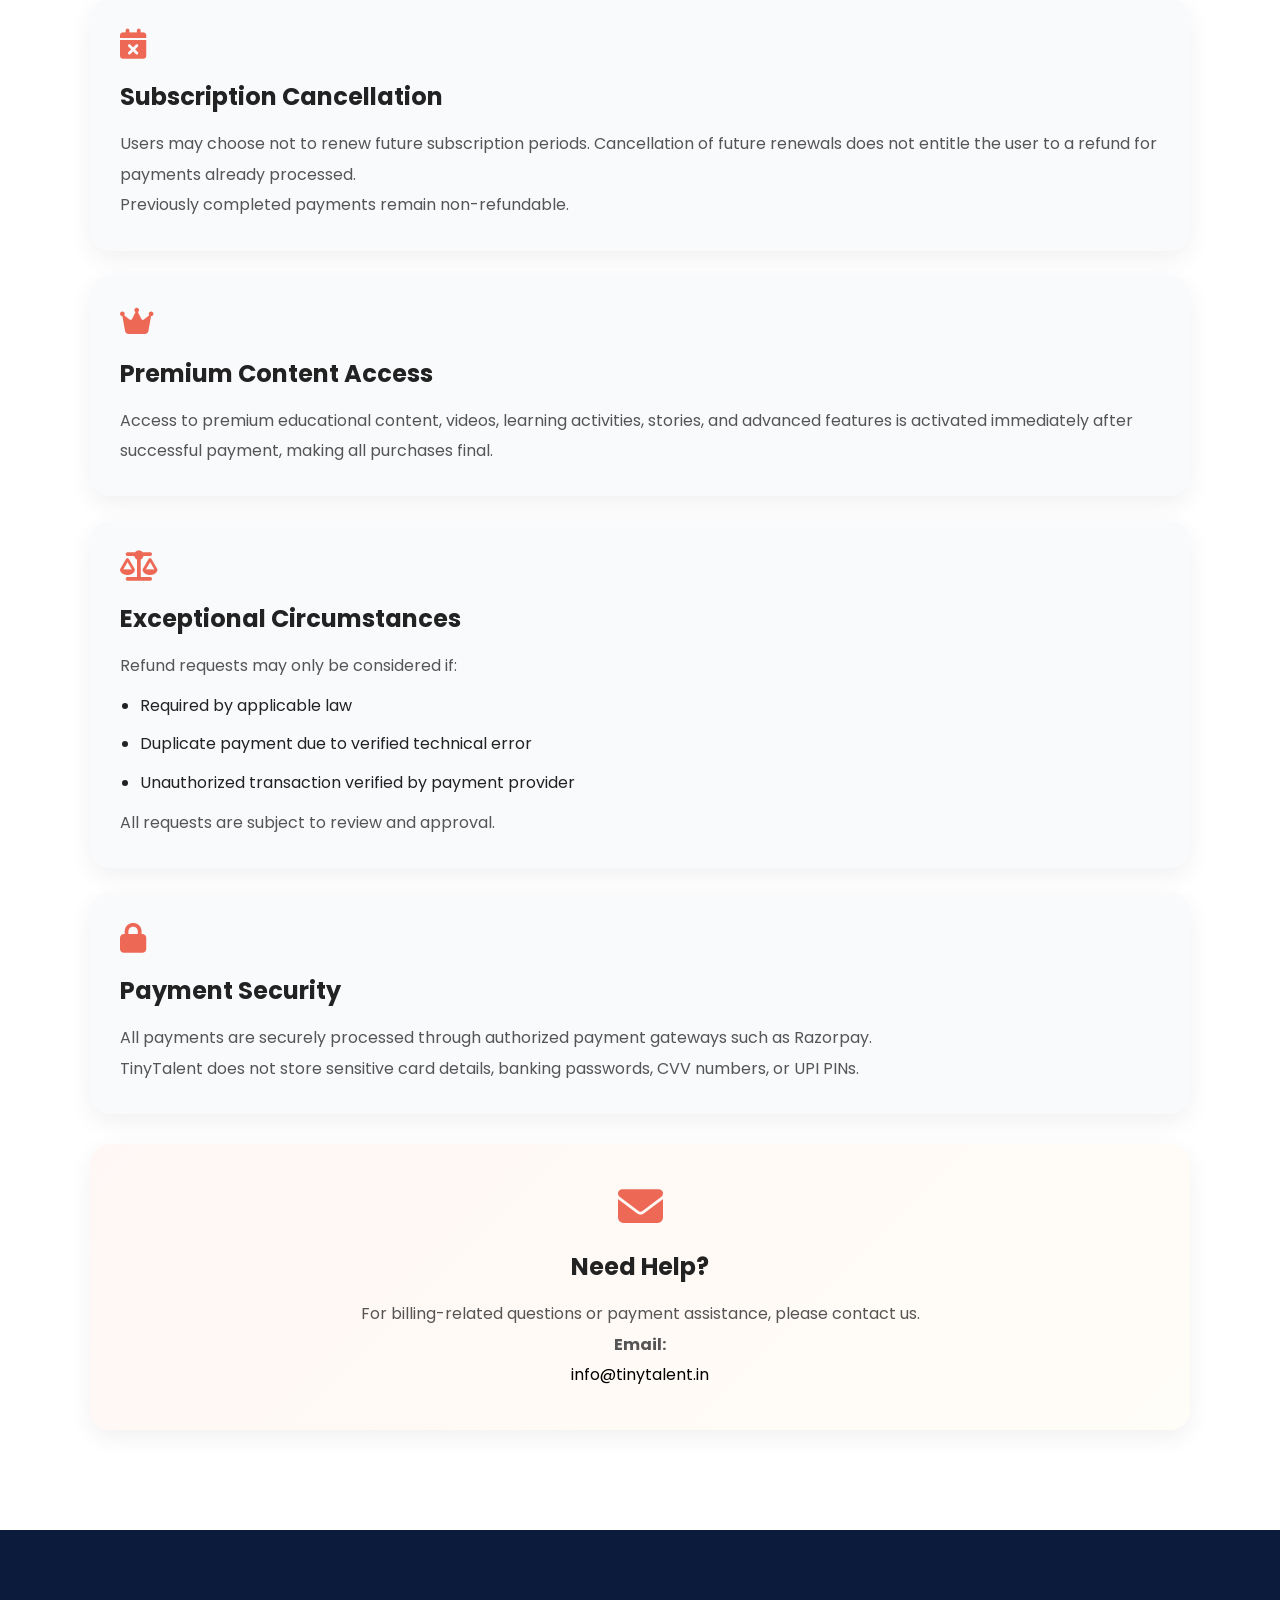
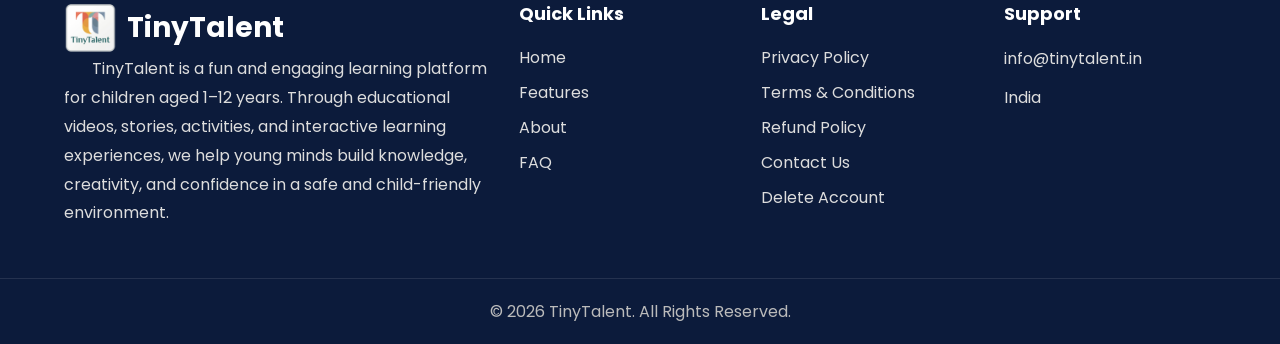
<file: refund-policy.html>
<!DOCTYPE html>
<html lang="en">

<head>
    <meta charset="UTF-8">
    <meta name="viewport" content="width=device-width, initial-scale=1.0">
    <title>Refund & Cancellation Policy - TinyTalent</title>

    <link rel="stylesheet" href="css/style.css">

    <link href="https://fonts.googleapis.com/css2?family=Poppins:wght@300;400;500;600;700;800&display=swap"
        rel="stylesheet">

    <link rel="stylesheet"
        href="https://cdnjs.cloudflare.com/ajax/libs/font-awesome/6.7.2/css/all.min.css">
</head>

<body>

<header>
    <div class="container nav">

        <div class="logo">
            <img src="images/logo.png" alt="">
            <h2>TinyTalent</h2>
        </div>

        <nav>
            <a href="index.html">Home</a>
            <a href="features.html">Features</a>
            <a href="about.html">About Us</a>
            <a href="contact.html">Contact Us</a>
        </nav>

        <!-- <a href="#" class="download-btn">
            Download App
        </a> -->

    </div>
</header>

<section class="hero">

    <div class="container" style="text-align:center;">

        <span class="tag">
            💳 Legal Policy
        </span>

        <h1>
            Refund &
            <span>Cancellation Policy</span>
        </h1>

        <p>
            Last Updated: June 2026
        </p>

        <p style="max-width:850px;margin:25px auto;">
            Please read our Refund & Cancellation Policy carefully before
            purchasing any subscription or premium services through TinyTalent.
        </p>

    </div>

</section>

<section class="features">

    <div class="container">

        <!-- NOTICE -->

        <div class="refund-notice">

            <div class="refund-notice-icon">
                ❌
            </div>

            <div>

                <h2>No Refund Policy</h2>

                <p>
                    TinyTalent provides immediate access to premium digital
                    educational content, learning materials, videos, and premium
                    features upon successful payment.
                </p>

                <p>
                    Due to the nature of digital products and instant access
                    to premium content, all subscription purchases and premium
                    payments made through TinyTalent are final and non-refundable.
                </p>

            </div>

        </div>

        <!-- CARD 1 -->

        <div class="refund-card">
            <i class="fas fa-ban"></i>

            <h3>No Refund Policy</h3>

            <p>
                Once payment has been successfully processed and premium access
                has been activated, TinyTalent does not provide refunds,
                cancellations, exchanges, or credits under any circumstances
                except where required by applicable law.
            </p>
        </div>

        <!-- CARD 2 -->

        <div class="refund-card">
            <i class="fas fa-list-check"></i>

            <h3>Non-Refundable Situations</h3>

            <ul>
                <li>Change of mind after purchase</li>
                <li>Partial or non-usage of subscription</li>
                <li>Accidental purchase by the user</li>
                <li>Failure to cancel before renewal</li>
                <li>Device compatibility issues</li>
                <li>Internet connectivity issues</li>
                <li>User inactivity</li>
                <li>Personal reasons for discontinuing service</li>
            </ul>
        </div>

        <!-- CARD 3 -->

        <div class="refund-card">
            <i class="fas fa-calendar-xmark"></i>

            <h3>Subscription Cancellation</h3>

            <p>
                Users may choose not to renew future subscription periods.
                Cancellation of future renewals does not entitle the user
                to a refund for payments already processed.
            </p>

            <p>
                Previously completed payments remain non-refundable.
            </p>
        </div>

        <!-- CARD 4 -->

        <div class="refund-card">
            <i class="fas fa-crown"></i>

            <h3>Premium Content Access</h3>

            <p>
                Access to premium educational content, videos, learning
                activities, stories, and advanced features is activated
                immediately after successful payment, making all purchases final.
            </p>
        </div>

        <!-- CARD 5 -->

        <div class="refund-card">
            <i class="fas fa-scale-balanced"></i>

            <h3>Exceptional Circumstances</h3>

            <p>
                Refund requests may only be considered if:
            </p>

            <ul>
                <li>Required by applicable law</li>
                <li>Duplicate payment due to verified technical error</li>
                <li>Unauthorized transaction verified by payment provider</li>
            </ul>

            <p>
                All requests are subject to review and approval.
            </p>
        </div>

        <!-- CARD 6 -->

        <div class="refund-card">
            <i class="fas fa-lock"></i>

            <h3>Payment Security</h3>

            <p>
                All payments are securely processed through authorized
                payment gateways such as Razorpay.
            </p>

            <p>
                TinyTalent does not store sensitive card details,
                banking passwords, CVV numbers, or UPI PINs.
            </p>
        </div>

        <!-- CONTACT -->

        <div class="refund-contact">

            <i class="fas fa-envelope"></i>

            <h2>Need Help?</h2>

            <p>
                For billing-related questions or payment assistance,
                please contact us.
            </p>

            <p>
                <strong>Email:</strong><br>
                <p>
            <a href="mailto:info@tinytalent.in?subject=TinyTalent Support" style="color:black; text-decoration:none;">
                info@tinytalent.in
            </a>
</p>
            </p>

            <!-- <p>
                <strong>Founders:</strong><br>
                Piyush Nikam<br>
                Tanuja Pawar -->
            </p>

        </div>

    </div>

</section>

  <footer>

        <div class="container footer-grid">

            <div>

                 <div class="logo">
                <img src="images/logo.png" alt="TinyTalent Logo">
                <h2>TinyTalent</h2>
            </div>

                <p>&nbsp&nbsp;&nbsp;&nbsp;&nbsp&nbsp
                    TinyTalent is a fun and engaging learning platform for children aged 1–12 years. Through educational videos, stories, activities, and interactive learning experiences, we help young minds build knowledge, creativity, and confidence in a safe and child-friendly environment.
                </p>

            </div>

            <div>

                <h4>Quick Links</h4>

                <a href="index.html">Home</a>
                <a href="features.html">Features</a>
                <a href="about.html">About</a>
                <a href="faq.html">FAQ</a>

            </div>

            <div>

                <h4>Legal</h4>

                <a href="privacy-policy.html">Privacy Policy</a>
                <a href="terms.html">Terms & Conditions</a>
                <a href="refund-policy.html">Refund Policy</a>
                <a href="contact.html">Contact Us</a>
                <a href="delete-account.html">Delete Account</a>

            </div>

            <div>

                <h4>Support</h4>

<p>
    <a href="mailto:info@tinytalent.in?subject=TinyTalent Support">
        info@tinytalent.in
    </a>
</p>

<p>India</p>

            </div>

        </div>

        <div class="copyright">
            © 2026 TinyTalent. All Rights Reserved.
        </div>

    </footer>

</body>
</html>
</file>
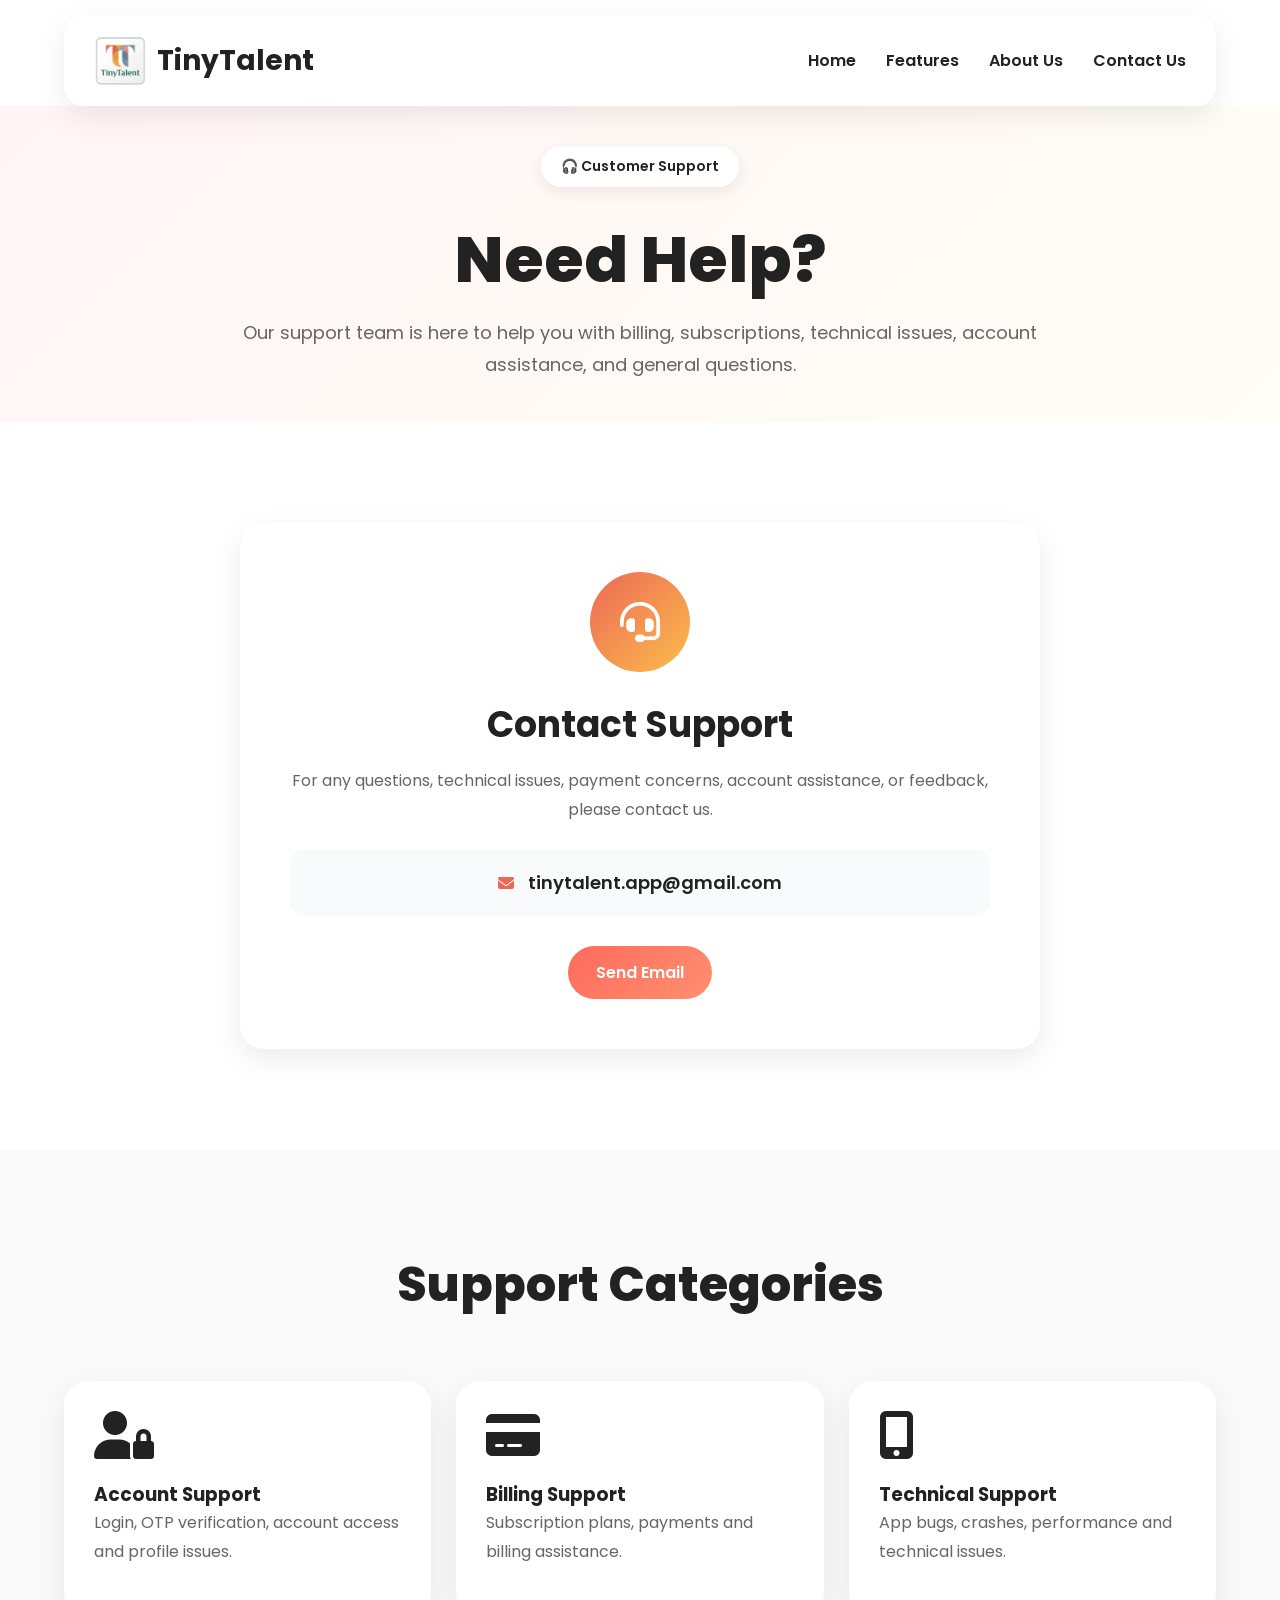
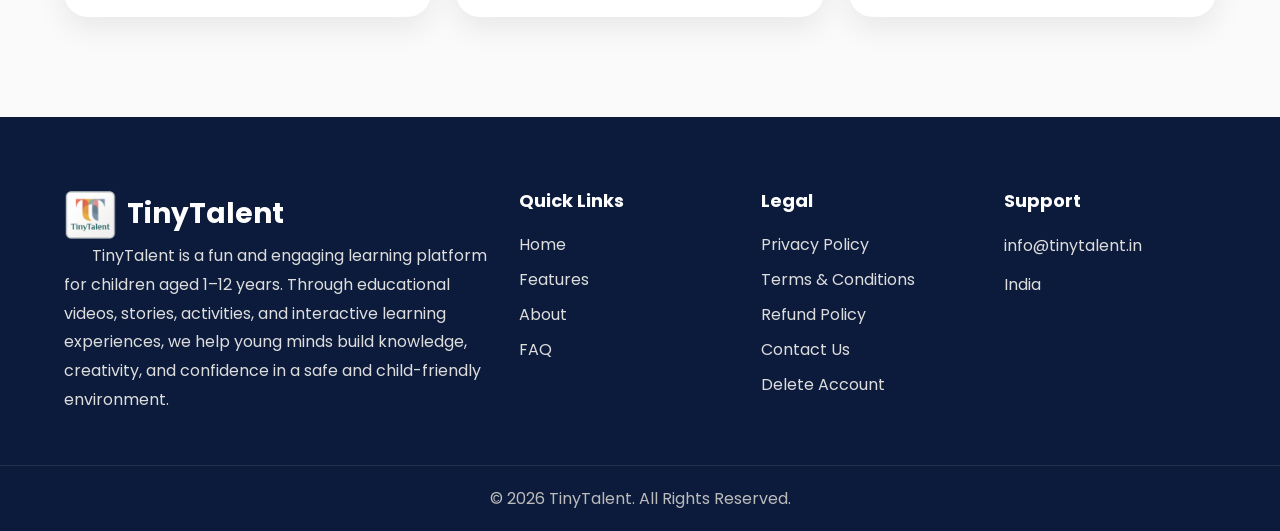
<file: support.html>
<!DOCTYPE html>
<html lang="en">

<head>
    <meta charset="UTF-8">
    <meta name="viewport" content="width=device-width, initial-scale=1.0">
    <title>Support - TinyTalent</title>

    <link rel="stylesheet" href="css/style.css">

    <link href="https://fonts.googleapis.com/css2?family=Poppins:wght@300;400;500;600;700;800&display=swap"
        rel="stylesheet">

    <link rel="stylesheet"
        href="https://cdnjs.cloudflare.com/ajax/libs/font-awesome/6.7.2/css/all.min.css">
</head>

<body>

    <!-- HEADER -->

    <header>
        <div class="container nav">

            <div class="logo">
                <img src="images/logo.png" alt="">
                <h2>TinyTalent</h2>
            </div>

            <nav>
                <a href="index.html">Home</a>
                <a href="features.html">Features</a>
                <a href="about.html">About Us</a>
                <a href="contact.html">Contact Us</a>
            </nav>

            <!-- <a href="#" class="download-btn">
                Download App
            </a> -->

        </div>
    </header>

    <!-- HERO -->

    <section class="hero">

        <div class="container" style="text-align:center">

            <span class="tag">
                🎧 Customer Support
            </span>

            <h1>
                Need
                <span>Help?</span>
            </h1>

            <p style="max-width:800px;margin:auto;">
                Our support team is here to help you with billing,
                subscriptions, technical issues, account assistance,
                and general questions.
            </p>

        </div>

    </section>

    <!-- SUPPORT SECTION -->

    <section class="features">

        <div class="container">

            <div class="support-card">

                <div class="support-icon">
                    <i class="fas fa-headset"></i>
                </div>

                <h2>Contact Support</h2>

                <p>
                    For any questions, technical issues,
                    payment concerns, account assistance,
                    or feedback, please contact us.
                </p>

                <div class="support-email">

                    <i class="fas fa-envelope"></i>

                    <a href="mailto:tinytalent.app@gmail.com">
                        tinytalent.app@gmail.com
                    </a>

                </div>

                <div class="support-buttons">

                    <a href="mailto:tinytalent.app@gmail.com?subject=TinyTalent Support Request"
                        class="download-btn">
                        Send Email
                    </a>

                </div>

            </div>

        </div>

    </section>

    <!-- FAQ QUICK HELP -->

    <section class="how-it-works">

        <div class="container">

            <h2 class="section-title">
                Support Categories
            </h2>

            <div class="testimonial-grid">

                <div class="testimonial-card">

                    <i class="fas fa-user-lock fa-3x"></i>

                    <h3 style="margin-top:20px">
                        Account Support
                    </h3>

                    <p>
                        Login, OTP verification,
                        account access and profile issues.
                    </p>

                </div>

                <div class="testimonial-card">

                    <i class="fas fa-credit-card fa-3x"></i>

                    <h3 style="margin-top:20px">
                        Billing Support
                    </h3>

                    <p>
                        Subscription plans,
                        payments and billing assistance.
                    </p>

                </div>

                <div class="testimonial-card">

                    <i class="fas fa-mobile-screen-button fa-3x"></i>

                    <h3 style="margin-top:20px">
                        Technical Support
                    </h3>

                    <p>
                        App bugs, crashes,
                        performance and technical issues.
                    </p>

                </div>

            </div>

        </div>

    </section>

    <!-- FOOTER -->

    <footer>

        <div class="container footer-grid">

            <div>

                 <div class="logo">
                <img src="images/logo.png" alt="TinyTalent Logo">
                <h2>TinyTalent</h2>
            </div>

                <p>&nbsp&nbsp;&nbsp;&nbsp;&nbsp&nbsp
                    TinyTalent is a fun and engaging learning platform for children aged 1–12 years. Through educational videos, stories, activities, and interactive learning experiences, we help young minds build knowledge, creativity, and confidence in a safe and child-friendly environment.
                </p>

            </div>

            <div>

                <h4>Quick Links</h4>

                <a href="index.html">Home</a>
                <a href="features.html">Features</a>
                <a href="about.html">About</a>
                <a href="faq.html">FAQ</a>

            </div>

            <div>

                <h4>Legal</h4>

                <a href="privacy-policy.html">Privacy Policy</a>
                <a href="terms.html">Terms & Conditions</a>
                <a href="refund-policy.html">Refund Policy</a>
                <a href="contact.html">Contact Us</a>
                <a href="delete-account.html">Delete Account</a>

            </div>

            <div>

                <h4>Support</h4>

<p>
    <a href="mailto:info@tinytalent.in?subject=TinyTalent Support">
        info@tinytalent.in
    </a>
</p>

<p>India</p>

            </div>

        </div>

        <div class="copyright">
            © 2026 TinyTalent. All Rights Reserved.
        </div>

    </footer>

</body>

</html>
</file>
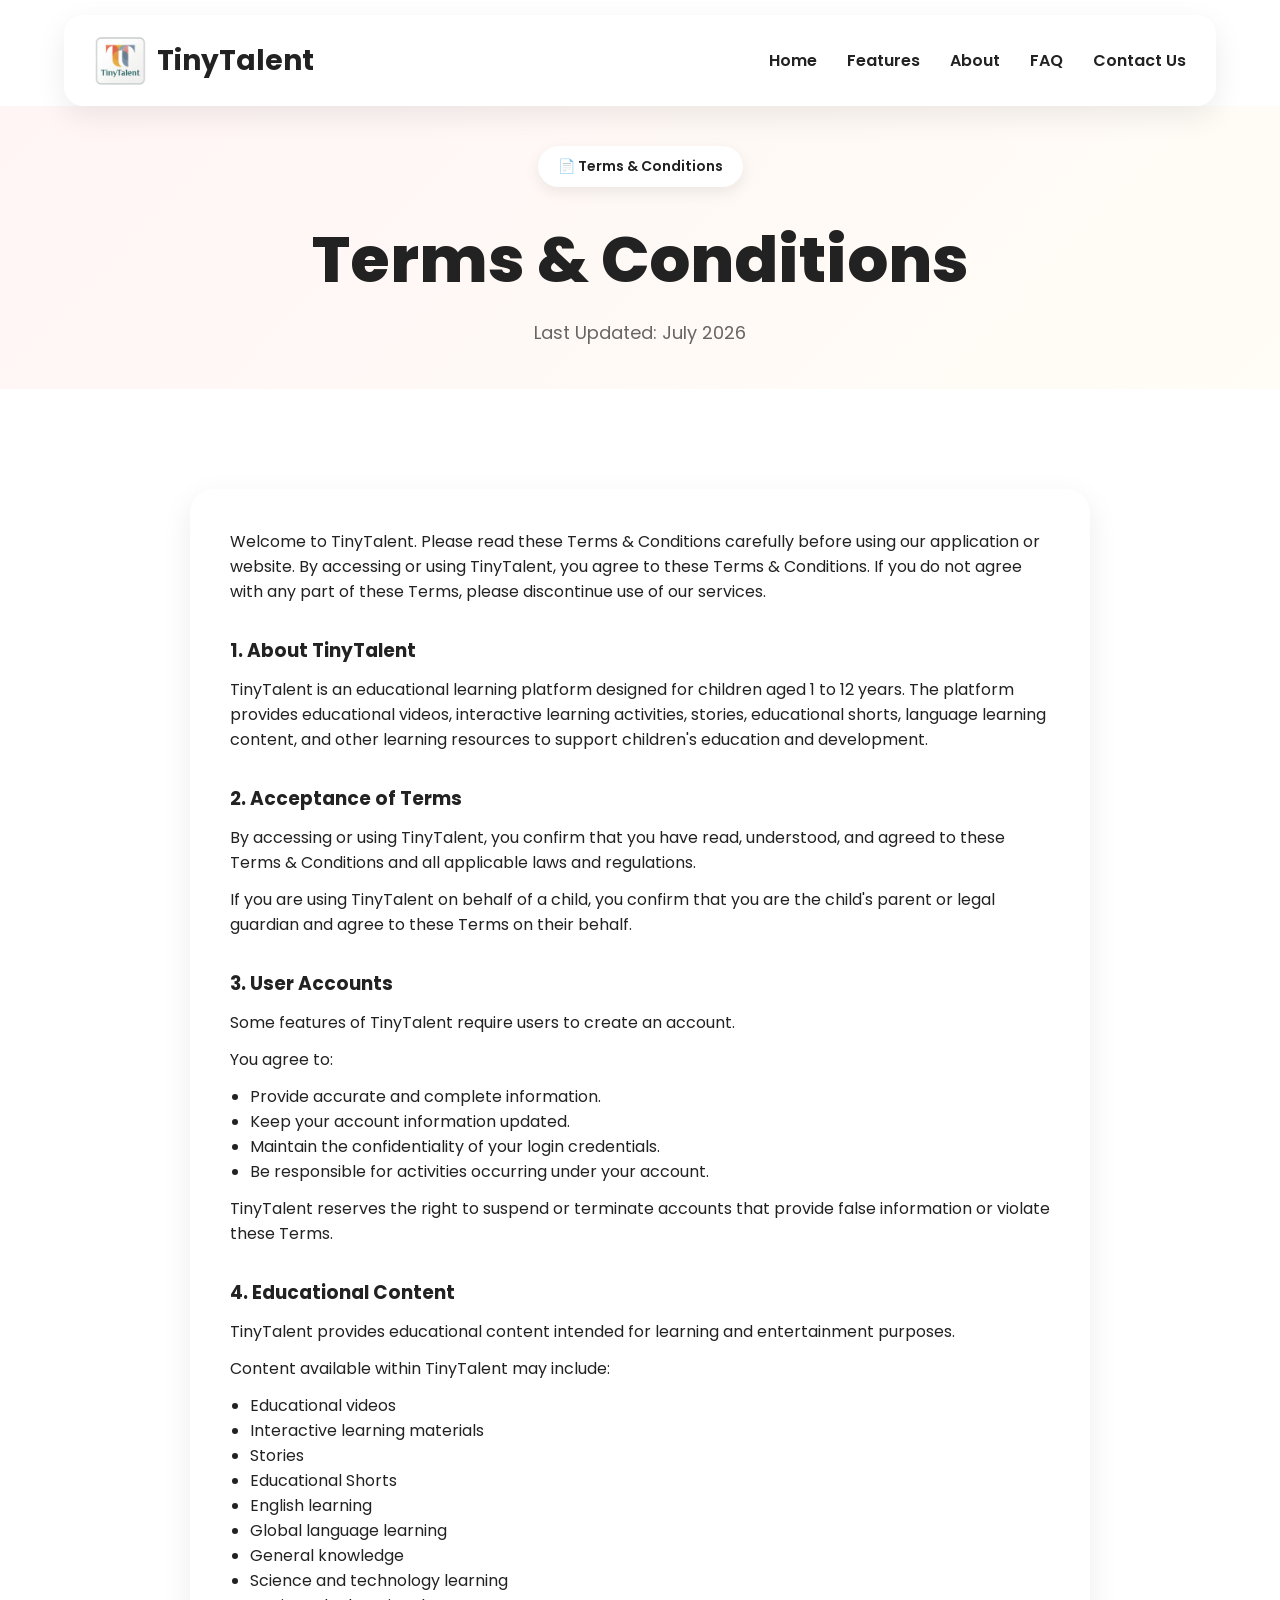
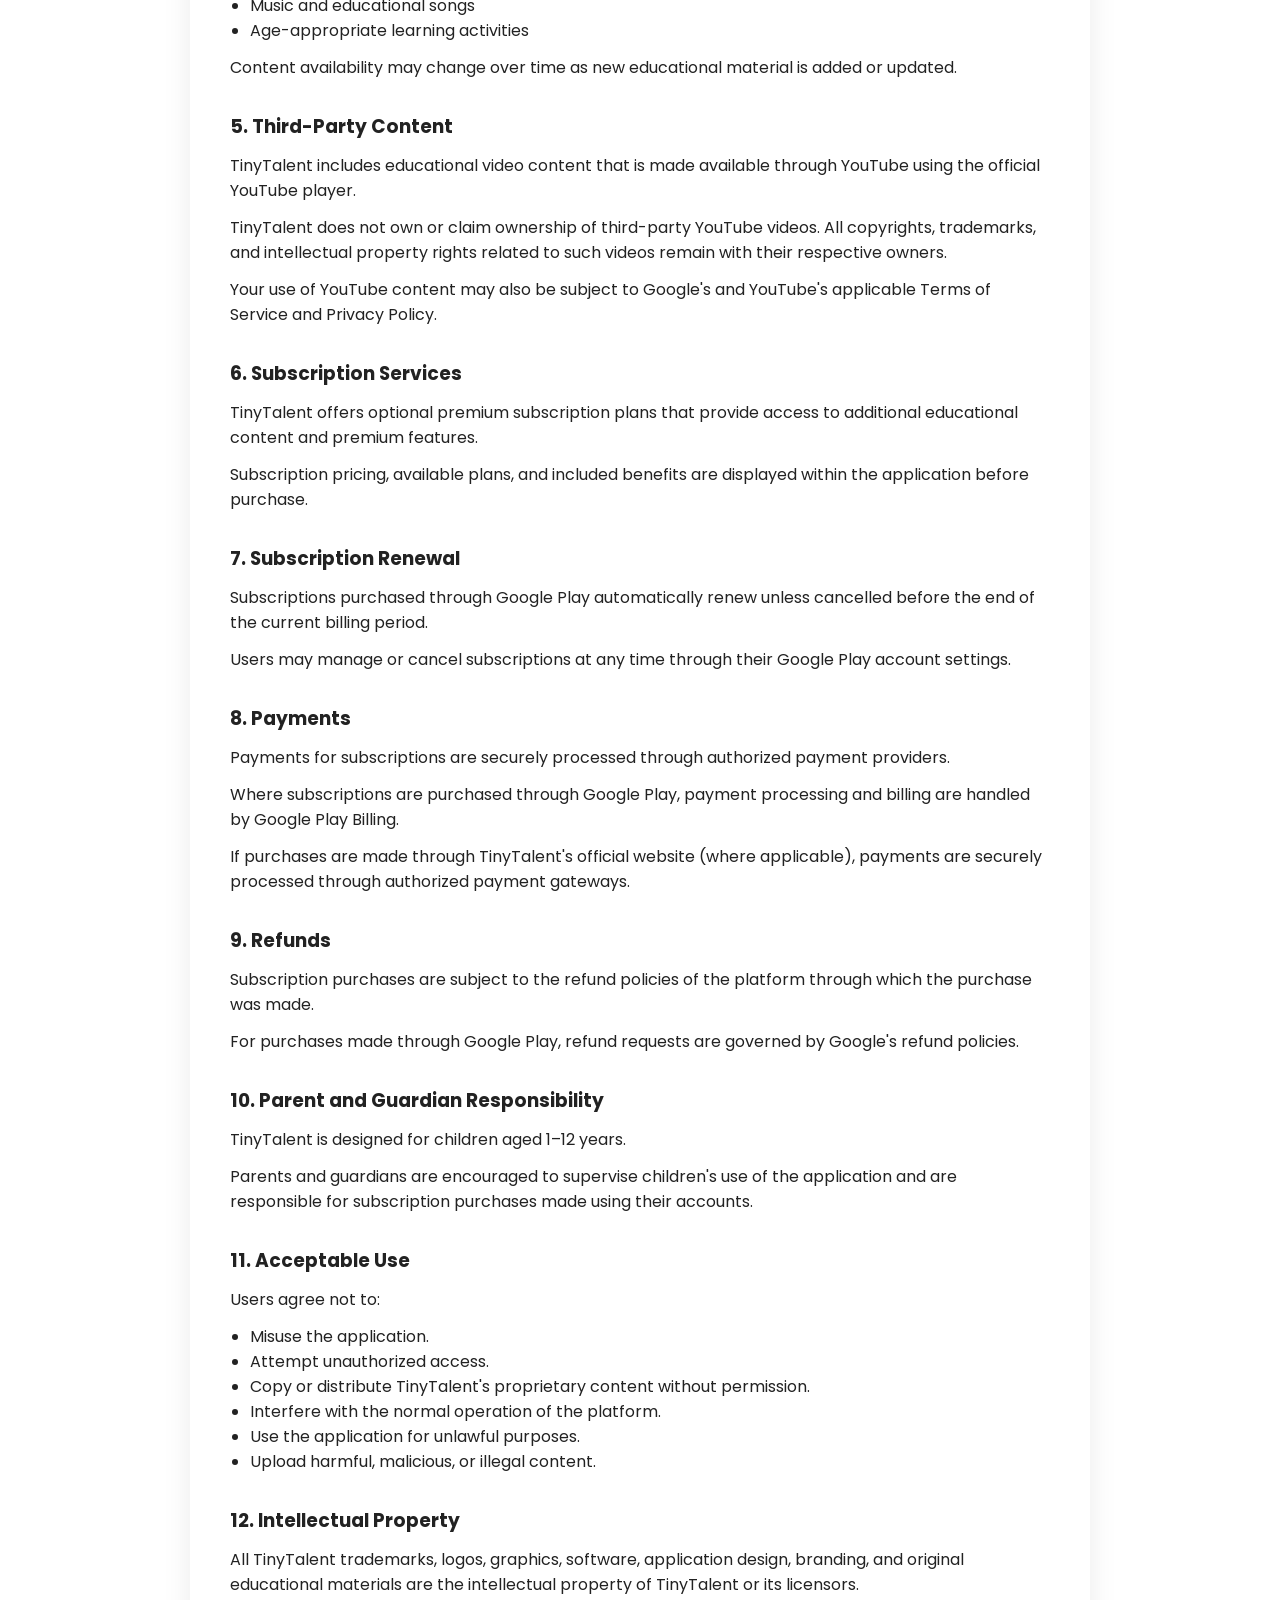
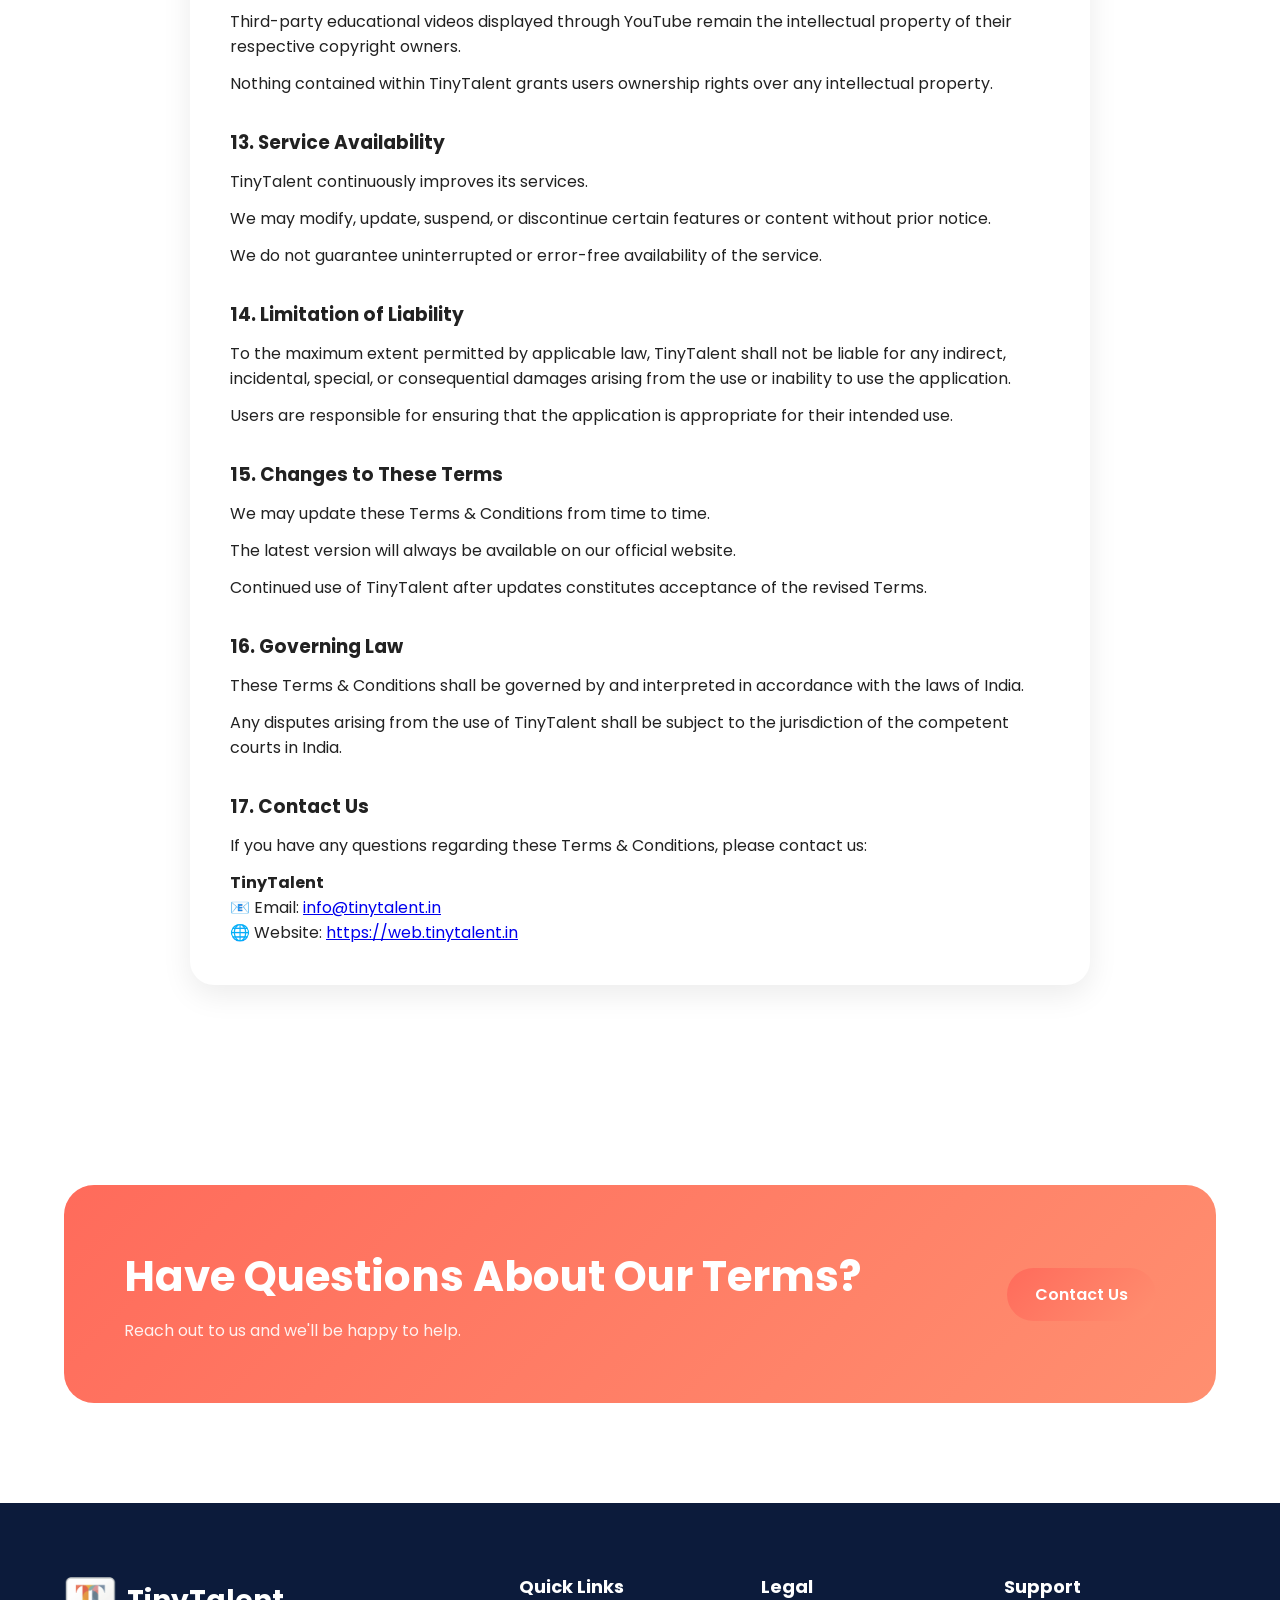
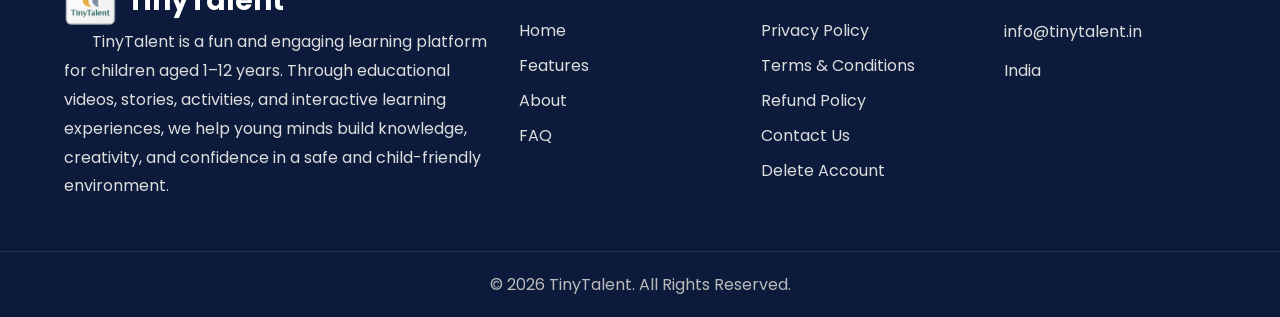
<file: terms.html>
<!DOCTYPE html>
<html lang="en">

<head>
    <meta charset="UTF-8">
    <meta name="viewport" content="width=device-width, initial-scale=1.0">
    <title>Terms & Conditions - TinyTalent</title>

    <link rel="stylesheet" href="css/style.css">

    <link href="https://fonts.googleapis.com/css2?family=Poppins:wght@300;400;500;600;700;800&display=swap"
        rel="stylesheet">

    <link rel="stylesheet"
        href="https://cdnjs.cloudflare.com/ajax/libs/font-awesome/6.7.2/css/all.min.css">
</head>

<body>

    <!-- NAVBAR -->

    <header>
        <div class="container nav">

            <div class="logo">
                <img src="images/logo.png" alt="">
                <h2>TinyTalent</h2>
            </div>

            <nav>
                <a href="index.html">Home</a>
                <a href="features.html">Features</a>
                <a href="about.html">About</a>
                <a href="faq.html">FAQ</a>
                <a href="contact.html">Contact Us</a>
            </nav>

            <!-- <a href="#" class="download-btn">
                Download App
            </a> -->

        </div>
    </header>

    <!-- HERO -->

    <section class="hero">

        <div class="container">

            <div style="text-align:center">

                <span class="tag">
                    📄 Terms &amp; Conditions
                </span>

                <h1>
                    Terms &amp;
                    <span>Conditions</span>
                </h1>

                <p style="max-width:800px;margin:auto;">
                    Last Updated: July 2026
                </p>

            </div>

        </div>

    </section>

    <!-- TERMS CONTENT -->

    <section class="features">

        <div class="container">

            <div class="contact-form-box" style="max-width:900px;margin:0 auto;">

                <p>
                    Welcome to TinyTalent. Please read these Terms &amp; Conditions
                    carefully before using our application or website. By accessing or
                    using TinyTalent, you agree to these Terms &amp; Conditions. If you
                    do not agree with any part of these Terms, please discontinue use
                    of our services.
                </p>

                <h3 style="margin-top:32px;">1. About TinyTalent</h3>
                <p style="margin-top:12px;">
                    TinyTalent is an educational learning platform designed for
                    children aged 1 to 12 years. The platform provides educational
                    videos, interactive learning activities, stories, educational
                    shorts, language learning content, and other learning resources to
                    support children's education and development.
                </p>

                <h3 style="margin-top:32px;">2. Acceptance of Terms</h3>
                <p style="margin-top:12px;">
                    By accessing or using TinyTalent, you confirm that you have read,
                    understood, and agreed to these Terms &amp; Conditions and all
                    applicable laws and regulations.
                </p>
                <p style="margin-top:12px;">
                    If you are using TinyTalent on behalf of a child, you confirm that
                    you are the child's parent or legal guardian and agree to these
                    Terms on their behalf.
                </p>

                <h3 style="margin-top:32px;">3. User Accounts</h3>
                <p style="margin-top:12px;">
                    Some features of TinyTalent require users to create an account.
                </p>
                <p style="margin-top:12px;">You agree to:</p>
                <ul style="margin-top:12px; padding-left:20px; list-style:disc;">
                    <li>Provide accurate and complete information.</li>
                    <li>Keep your account information updated.</li>
                    <li>Maintain the confidentiality of your login credentials.</li>
                    <li>Be responsible for activities occurring under your account.</li>
                </ul>
                <p style="margin-top:12px;">
                    TinyTalent reserves the right to suspend or terminate accounts that
                    provide false information or violate these Terms.
                </p>

                <h3 style="margin-top:32px;">4. Educational Content</h3>
                <p style="margin-top:12px;">
                    TinyTalent provides educational content intended for learning and
                    entertainment purposes.
                </p>
                <p style="margin-top:12px;">Content available within TinyTalent may include:</p>
                <ul style="margin-top:12px; padding-left:20px; list-style:disc;">
                    <li>Educational videos</li>
                    <li>Interactive learning materials</li>
                    <li>Stories</li>
                    <li>Educational Shorts</li>
                    <li>English learning</li>
                    <li>Global language learning</li>
                    <li>General knowledge</li>
                    <li>Science and technology learning</li>
                    <li>Music and educational songs</li>
                    <li>Age-appropriate learning activities</li>
                </ul>
                <p style="margin-top:12px;">
                    Content availability may change over time as new educational
                    material is added or updated.
                </p>

                <h3 style="margin-top:32px;">5. Third-Party Content</h3>
                <p style="margin-top:12px;">
                    TinyTalent includes educational video content that is made
                    available through YouTube using the official YouTube player.
                </p>
                <p style="margin-top:12px;">
                    TinyTalent does not own or claim ownership of third-party YouTube
                    videos. All copyrights, trademarks, and intellectual property
                    rights related to such videos remain with their respective owners.
                </p>
                <p style="margin-top:12px;">
                    Your use of YouTube content may also be subject to Google's and
                    YouTube's applicable Terms of Service and Privacy Policy.
                </p>

                <h3 style="margin-top:32px;">6. Subscription Services</h3>
                <p style="margin-top:12px;">
                    TinyTalent offers optional premium subscription plans that provide
                    access to additional educational content and premium features.
                </p>
                <p style="margin-top:12px;">
                    Subscription pricing, available plans, and included benefits are
                    displayed within the application before purchase.
                </p>

                <h3 style="margin-top:32px;">7. Subscription Renewal</h3>
                <p style="margin-top:12px;">
                    Subscriptions purchased through Google Play automatically renew
                    unless cancelled before the end of the current billing period.
                </p>
                <p style="margin-top:12px;">
                    Users may manage or cancel subscriptions at any time through their
                    Google Play account settings.
                </p>

                <h3 style="margin-top:32px;">8. Payments</h3>
                <p style="margin-top:12px;">
                    Payments for subscriptions are securely processed through
                    authorized payment providers.
                </p>
                <p style="margin-top:12px;">
                    Where subscriptions are purchased through Google Play, payment
                    processing and billing are handled by Google Play Billing.
                </p>
                <p style="margin-top:12px;">
                    If purchases are made through TinyTalent's official website (where
                    applicable), payments are securely processed through authorized
                    payment gateways.
                </p>

                <h3 style="margin-top:32px;">9. Refunds</h3>
                <p style="margin-top:12px;">
                    Subscription purchases are subject to the refund policies of the
                    platform through which the purchase was made.
                </p>
                <p style="margin-top:12px;">
                    For purchases made through Google Play, refund requests are
                    governed by Google's refund policies.
                </p>

                <h3 style="margin-top:32px;">10. Parent and Guardian Responsibility</h3>
                <p style="margin-top:12px;">
                    TinyTalent is designed for children aged 1–12 years.
                </p>
                <p style="margin-top:12px;">
                    Parents and guardians are encouraged to supervise children's use of
                    the application and are responsible for subscription purchases
                    made using their accounts.
                </p>

                <h3 style="margin-top:32px;">11. Acceptable Use</h3>
                <p style="margin-top:12px;">Users agree not to:</p>
                <ul style="margin-top:12px; padding-left:20px; list-style:disc;">
                    <li>Misuse the application.</li>
                    <li>Attempt unauthorized access.</li>
                    <li>Copy or distribute TinyTalent's proprietary content without permission.</li>
                    <li>Interfere with the normal operation of the platform.</li>
                    <li>Use the application for unlawful purposes.</li>
                    <li>Upload harmful, malicious, or illegal content.</li>
                </ul>

                <h3 style="margin-top:32px;">12. Intellectual Property</h3>
                <p style="margin-top:12px;">
                    All TinyTalent trademarks, logos, graphics, software, application
                    design, branding, and original educational materials are the
                    intellectual property of TinyTalent or its licensors.
                </p>
                <p style="margin-top:12px;">
                    Third-party educational videos displayed through YouTube remain the
                    intellectual property of their respective copyright owners.
                </p>
                <p style="margin-top:12px;">
                    Nothing contained within TinyTalent grants users ownership rights
                    over any intellectual property.
                </p>

                <h3 style="margin-top:32px;">13. Service Availability</h3>
                <p style="margin-top:12px;">
                    TinyTalent continuously improves its services.
                </p>
                <p style="margin-top:12px;">
                    We may modify, update, suspend, or discontinue certain features or
                    content without prior notice.
                </p>
                <p style="margin-top:12px;">
                    We do not guarantee uninterrupted or error-free availability of the
                    service.
                </p>

                <h3 style="margin-top:32px;">14. Limitation of Liability</h3>
                <p style="margin-top:12px;">
                    To the maximum extent permitted by applicable law, TinyTalent shall
                    not be liable for any indirect, incidental, special, or
                    consequential damages arising from the use or inability to use the
                    application.
                </p>
                <p style="margin-top:12px;">
                    Users are responsible for ensuring that the application is
                    appropriate for their intended use.
                </p>

                <h3 style="margin-top:32px;">15. Changes to These Terms</h3>
                <p style="margin-top:12px;">
                    We may update these Terms &amp; Conditions from time to time.
                </p>
                <p style="margin-top:12px;">
                    The latest version will always be available on our official
                    website.
                </p>
                <p style="margin-top:12px;">
                    Continued use of TinyTalent after updates constitutes acceptance of
                    the revised Terms.
                </p>

                <h3 style="margin-top:32px;">16. Governing Law</h3>
                <p style="margin-top:12px;">
                    These Terms &amp; Conditions shall be governed by and interpreted
                    in accordance with the laws of India.
                </p>
                <p style="margin-top:12px;">
                    Any disputes arising from the use of TinyTalent shall be subject to
                    the jurisdiction of the competent courts in India.
                </p>

                <h3 style="margin-top:32px;">17. Contact Us</h3>
                <p style="margin-top:12px;">
                    If you have any questions regarding these Terms &amp; Conditions,
                    please contact us:
                </p>
                <p style="margin-top:12px;">
                    <strong>TinyTalent</strong><br>
                    📧 Email: <a href="mailto:info@tinytalent.in">info@tinytalent.in</a><br>
                    🌐 Website: <a href="https://web.tinytalent.in">https://web.tinytalent.in</a>
                </p>

            </div>

        </div>

    </section>

    <!-- CTA -->

    <section class="cta">

        <div class="container cta-box">

            <div>

                <h2>
                    Have Questions About Our Terms?
                </h2>

                <p>
                    Reach out to us and we'll be happy to help.
                </p>

            </div>

            <a href="contact.html"
                class="download-btn">
                Contact Us
            </a>

        </div>

    </section>

    <!-- FOOTER -->

     <footer>

        <div class="container footer-grid">

            <div>

                 <div class="logo">
                <img src="images/logo.png" alt="TinyTalent Logo">
                <h2>TinyTalent</h2>
            </div>

                <p>&nbsp&nbsp;&nbsp;&nbsp;&nbsp&nbsp
                    TinyTalent is a fun and engaging learning platform for children aged 1–12 years. Through educational videos, stories, activities, and interactive learning experiences, we help young minds build knowledge, creativity, and confidence in a safe and child-friendly environment.
                </p>

            </div>

            <div>

                <h4>Quick Links</h4>

                <a href="index.html">Home</a>
                <a href="features.html">Features</a>
                <a href="about.html">About</a>
                <a href="faq.html">FAQ</a>

            </div>

            <div>

                <h4>Legal</h4>

                <a href="privacy-policy.html">Privacy Policy</a>
                <a href="terms.html">Terms & Conditions</a>
                <a href="refund-policy.html">Refund Policy</a>
                <a href="contact.html">Contact Us</a>
                <a href="delete-account.html">Delete Account</a>

            </div>

            <div>

                <h4>Support</h4>

<p>
    <a href="mailto:info@tinytalent.in?subject=TinyTalent Support">
        info@tinytalent.in
    </a>
</p>

<p>India</p>

            </div>

        </div>

        <div class="copyright">
            © 2026 TinyTalent. All Rights Reserved.
        </div>

    </footer>

</body>

</html>
</file>
<file: css/style.css>
*{
margin:0;
padding:0;
box-sizing:border-box;
font-family:'Poppins',sans-serif;
scroll-behavior:smooth;
}

body{
background:#ffffff;
color:#222;
overflow-x:hidden;
}

.container{
width:90%;
max-width:1200px;
margin:auto;
}

/* ================= NAVBAR ================= */

header{
position:sticky;
top:15px;
z-index:1000;
}

.nav{
display:flex;
justify-content:space-between;
align-items:center;
background:rgba(255,255,255,.95);
backdrop-filter:blur(15px);
padding:18px 30px;
margin-top:15px;
border-radius:20px;
box-shadow:0 10px 30px rgba(0,0,0,.08);
}

.logo{
display:flex;
align-items:center;
gap:10px;
}

.logo img{
height:55px;
width:auto;
}

.logo h2{
font-size:28px;
font-weight:700;
}

nav{
display:flex;
gap:30px;
}

nav a{
text-decoration:none;
color:#222;
font-weight:600;
transition:.3s;
}

nav a:hover,
nav a.active{
color:#ff6b5b;
}

.download-btn{
background:linear-gradient(135deg,#ff6b5b,#ff8f70);
color:#fff;
padding:14px 28px;
border-radius:50px;
text-decoration:none;
font-weight:600;
transition:.3s;
display:inline-flex;
align-items:center;
gap:8px;
}

.download-btn:hover{
transform:translateY(-3px);
box-shadow:0 15px 30px rgba(255,107,91,.3);
}

/* ================= HERO ================= */

.hero{
padding:40px 0;
background:linear-gradient(135deg,#fff5f5,#fffdf6);
}

.hero-grid{
display:grid;
grid-template-columns:1fr 1fr;
align-items:center;
gap:70px;
}

.tag{
display:inline-block;
padding:10px 18px;
background:#fff;
border-radius:30px;
box-shadow:0 5px 15px rgba(0,0,0,.08);
font-size:14px;
font-weight:600;
margin-bottom:25px;
}

.hero-content h1{
font-size:68px;
font-weight:800;
line-height:1.1;
margin-bottom:20px;
}

.hero-content h1 span{
background:linear-gradient(135deg,#ff6b5b,#ff9f43);
-webkit-background-clip:text;
-webkit-text-fill-color:transparent;
}

.hero-content p{
font-size:18px;
line-height:1.9;
color:#666;
margin-bottom:25px;
}

.badges{
display:flex;
flex-wrap:wrap;
gap:15px;
margin-bottom:30px;
}

.badge{
background:white;
padding:12px 18px;
border-radius:15px;
box-shadow:0 5px 15px rgba(0,0,0,.06);
font-size:14px;
font-weight:600;
}

.badge i{
color:#ff6b5b;
margin-right:8px;
}

.hero-buttons{
display:flex;
gap:15px;
flex-wrap:wrap;
}

.play-btn{
background:#ff6b5b;
color:white;
padding:16px 28px;
border-radius:50px;
text-decoration:none;
font-weight:600;
}

.watch-btn{
background:white;
color:#222;
padding:16px 28px;
border-radius:50px;
text-decoration:none;
font-weight:600;
box-shadow:0 5px 15px rgba(0,0,0,.08);
}

.hero-image-area{
display:flex;
justify-content:center;
align-items:center;
}

.hero-image{
width:100%;
max-width:520px;
height:auto;
object-fit:contain;
animation:float 4s ease-in-out infinite;
}

@keyframes float{
0%{
transform:translateY(0px);
}
50%{
transform:translateY(-15px);
}
100%{
transform:translateY(0px);
}
}

/* ================= STATS ================= */

.stats{
margin-top:-40px;
position:relative;
z-index:10;
padding-bottom:80px;
}

.stats-grid{
display:grid;
grid-template-columns:repeat(4,1fr);
gap:20px;
}

.stat-card{
background:#fff;
padding:35px;
border-radius:24px;
text-align:center;
box-shadow:0 10px 30px rgba(0,0,0,.08);
transition:.3s;
}

.stat-card:hover{
transform:translateY(-8px);
}

.stat-card i{
font-size:40px;
color:#ff6b5b;
margin-bottom:15px;
}

.stat-card h2{
font-size:32px;
margin-bottom:10px;
}

.stat-card p{
color:#666;
}

/* ================= FEATURES ================= */

.features{
padding:100px 0;
}

.section-tag{
display:block;
text-align:center;
color:#ff6b5b;
font-weight:700;
margin-bottom:10px;
letter-spacing:2px;
}

.section-title{
text-align:center;
font-size:48px;
font-weight:800;
margin-bottom:60px;
}

.feature-grid{
display:grid;
grid-template-columns:repeat(3,1fr);
gap:25px;
}

.card{
background:white;
padding:35px;
border-radius:24px;
box-shadow:0 10px 30px rgba(0,0,0,.08);
transition:.3s;
border:1px solid #f4f4f4;
}

.card:hover{
transform:translateY(-10px);
box-shadow:0 20px 40px rgba(0,0,0,.12);
}

.icon-box{
width:75px;
height:75px;
border-radius:50%;
display:flex;
justify-content:center;
align-items:center;
font-size:28px;
margin-bottom:20px;
}

.video{
background:#ffe5e5;
color:#ff5b5b;
}

.activity{
background:#fff3d8;
color:#f6a700;
}

.story{
background:#ffe7f0;
color:#ff4d94;
}

.knowledge{
background:#e7fff6;
color:#00b894;
}

.shield{
background:#e6f4ff;
color:#0984e3;
}

.progress{
background:#efe7ff;
color:#6c5ce7;
}

.card h3{
margin-bottom:12px;
font-size:22px;
}

.card p{
line-height:1.8;
color:#666;
}

/* ================= HOW IT WORKS ================= */

.how-it-works{
padding:100px 0;
background:#fafafa;
}

.steps{
display:grid;
grid-template-columns:repeat(5,1fr);
gap:20px;
margin-top:50px;
}

.step{
text-align:center;
}

.step-number{
width:70px;
height:70px;
background:#ff6b5b;
color:white;
border-radius:50%;
display:flex;
align-items:center;
justify-content:center;
font-size:24px;
font-weight:700;
margin:auto;
margin-bottom:15px;
}

/* ================= TESTIMONIALS ================= */

.testimonials{
padding:100px 0;
}

.testimonial-grid{
display:grid;
grid-template-columns:repeat(3,1fr);
gap:25px;
}

.testimonial-card{
background:white;
padding:30px;
border-radius:24px;
box-shadow:0 10px 30px rgba(0,0,0,.08);
}

.testimonial-card p{
line-height:1.8;
color:#666;
margin-bottom:20px;
}

.testimonial-card h4{
color:#ff6b5b;
}

/* ================= CTA ================= */

.cta{
padding:100px 0;
}

.cta-box{
background:linear-gradient(135deg,#ff6b5b,#ff8f70);
padding:60px;
border-radius:30px;
display:flex;
justify-content:space-between;
align-items:center;
color:white;
}

.cta-box h2{
font-size:42px;
margin-bottom:10px;
}

.cta-box p{
opacity:.9;
}

/* ================= FOOTER ================= */

footer{
background:#0c1b3b;
padding-top:70px;
color:white;
}

.footer-grid{
display:grid;
grid-template-columns:2fr 1fr 1fr 1fr;
gap:30px;
padding-bottom:50px;
}

.footer-grid h4{
margin-bottom:20px;
}

.footer-grid a{
display:block;
color:#ddd;
text-decoration:none;
margin-bottom:10px;
}

.footer-grid p{
color:#ddd;
line-height:1.8;
}

.copyright{
border-top:1px solid rgba(255,255,255,.1);
text-align:center;
padding:20px;
color:#bbb;
}

/* ================= MOBILE ================= */

@media(max-width:992px){

.hero-grid{
grid-template-columns:1fr;
text-align:center;
}

.badges{
justify-content:center;
}

.hero-buttons{
justify-content:center;
}

.hero-content h1{
font-size:52px;
}

.stats-grid{
grid-template-columns:repeat(2,1fr);
}

.feature-grid{
grid-template-columns:1fr 1fr;
}

.steps{
grid-template-columns:1fr 1fr;
}

.testimonial-grid{
grid-template-columns:1fr;
}

.footer-grid{
grid-template-columns:1fr 1fr;
}

.cta-box{
flex-direction:column;
gap:25px;
text-align:center;
}
}

@media(max-width:768px){

nav{
display:none;
}

.hero-content h1{
font-size:42px;
}

.hero-image{
max-width:320px;
}

.feature-grid{
grid-template-columns:1fr;
}

.stats-grid{
grid-template-columns:1fr 1fr;
}

.steps{
grid-template-columns:1fr;
}

.footer-grid{
grid-template-columns:1fr;
text-align:center;
}

.section-title{
font-size:34px;
}

.cta-box{
padding:40px 25px;
}

.cta-box h2{
font-size:30px;
}
/* ================= FEATURES PAGE PREMIUM ================= */

.hero{
position:relative;
overflow:hidden;
}

.hero::before{
content:"";
position:absolute;
width:300px;
height:300px;
background:#ff6b5b20;
border-radius:50%;
top:-100px;
right:-100px;
filter:blur(60px);
}

.hero::after{
content:"";
position:absolute;
width:250px;
height:250px;
background:#6c5ce720;
border-radius:50%;
bottom:-80px;
left:-80px;
filter:blur(60px);
}

.hero h1{
max-width:900px;
margin:auto;
}

.hero p{
max-width:700px;
margin:20px auto;
}

/* Feature Cards */

.feature-grid{
margin-top:40px;
}

.card{
position:relative;
overflow:hidden;
}

.card::before{
content:"";
position:absolute;
top:0;
left:0;
width:100%;
height:5px;
background:linear-gradient(
90deg,
#ff6b5b,
#ff9f43,
#6c5ce7
);
transform:scaleX(0);
transition:.4s;
}

.card:hover::before{
transform:scaleX(1);
}

.card h3{
font-size:24px;
font-weight:700;
margin-bottom:12px;
}

.card p{
font-size:15px;
}

.card:hover .icon-box{
transform:rotate(10deg) scale(1.1);
}

.icon-box{
transition:.4s;
}

/* Why Choose Section */

.testimonial-card{
text-align:center;
transition:.4s;
}

.testimonial-card i{
background:linear-gradient(
135deg,
#ff6b5b,
#ff9f43
);
-webkit-background-clip:text;
-webkit-text-fill-color:transparent;
margin-bottom:15px;
}

.testimonial-card:hover{
transform:translateY(-10px);
box-shadow:0 20px 40px rgba(0,0,0,.12);
}

.testimonial-card h3{
font-size:24px;
margin-bottom:15px;
}

/* CTA */

.cta-box{
position:relative;
overflow:hidden;
}

.cta-box::before{
content:"";
position:absolute;
width:300px;
height:300px;
border-radius:50%;
background:rgba(255,255,255,.08);
top:-100px;
right:-100px;
}

.cta-box::after{
content:"";
position:absolute;
width:200px;
height:200px;
border-radius:50%;
background:rgba(255,255,255,.05);
bottom:-80px;
left:-80px;
}

.cta-box h2{
position:relative;
z-index:2;
}

.cta-box p{
position:relative;
z-index:2;
}

.cta-box .download-btn{
position:relative;
z-index:2;
background:white;
color:#ff6b5b;
font-weight:700;
}

.cta-box .download-btn:hover{
background:#fff;
transform:translateY(-5px);
}

/* Floating Animation */

@keyframes floatCard{
0%{
transform:translateY(0px);
}
50%{
transform:translateY(-8px);
}
100%{
transform:translateY(0px);
}
}

.feature-grid .card:nth-child(1){
animation:floatCard 4s infinite;
}

.feature-grid .card:nth-child(2){
animation:floatCard 5s infinite;
}

.feature-grid .card:nth-child(3){
animation:floatCard 6s infinite;
}

.feature-grid .card:nth-child(4){
animation:floatCard 4.5s infinite;
}

.feature-grid .card:nth-child(5){
animation:floatCard 5.5s infinite;
}

.feature-grid .card:nth-child(6){
animation:floatCard 6.5s infinite;
}

/* Section Divider */

.features{
position:relative;
}

.features::after{
content:"";
position:absolute;
bottom:0;
left:0;
width:100%;
height:1px;
background:linear-gradient(
90deg,
transparent,
#ddd,
transparent
);
}

/* Mobile */

@media(max-width:768px){

.hero h1{
font-size:38px !important;
}

.card h3{
font-size:20px;
}

.testimonial-card h3{
font-size:20px;
}

.cta-box h2{
font-size:28px !important;
}
}
}
/* ================= FAQ ================= */

.faq-container{
max-width:900px;
margin:auto;
}

.faq-item{
background:white;
margin-bottom:20px;
border-radius:20px;
overflow:hidden;
box-shadow:0 10px 25px rgba(0,0,0,.08);
}

.faq-question{
width:100%;
border:none;
background:white;
padding:25px;
font-size:18px;
font-weight:600;
cursor:pointer;
display:flex;
justify-content:space-between;
align-items:center;
text-align:left;
}

.faq-question i{
color:#ff6b5b;
transition:.3s;
}

.faq-answer{
max-height:0;
overflow:hidden;
transition:.4s ease;
}

.faq-answer p{
padding:0 25px 25px;
color:#666;
line-height:1.8;
}

.faq-item.active .faq-answer{
max-height:300px;
}

.faq-item.active .faq-question i{
transform:rotate(45deg);
}

/* ================= CONTACT PAGE ================= */

.contact-grid{
display:grid;
grid-template-columns:1fr 1.3fr;
gap:40px;
margin-top:50px;
}

.contact-info{
display:flex;
flex-direction:column;
gap:25px;
}

.contact-card{
background:white;
padding:30px;
border-radius:24px;
box-shadow:0 10px 30px rgba(0,0,0,.08);
text-align:center;
transition:.3s;
}

.contact-card:hover{
transform:translateY(-8px);
}

.contact-card i{
font-size:40px;
color:#ff6b5b;
margin-bottom:15px;
}

.contact-card h3{
margin-bottom:10px;
}

.contact-card p{
color:#666;
}

.contact-form-box{
background:white;
padding:40px;
border-radius:24px;
box-shadow:0 10px 30px rgba(0,0,0,.08);
}

.contact-form-box h2{
margin-bottom:25px;
}

.contact-form-box form{
display:flex;
flex-direction:column;
gap:18px;
}

.contact-form-box input,
.contact-form-box textarea{
width:100%;
padding:16px;
border:1px solid #ddd;
border-radius:14px;
font-size:15px;
outline:none;
}

.contact-form-box input:focus,
.contact-form-box textarea:focus{
border-color:#ff6b5b;
}

.submit-btn{
background:linear-gradient(
135deg,
#ff6b5b,
#ff8f70
);
border:none;
padding:16px;
border-radius:50px;
color:white;
font-size:16px;
font-weight:600;
cursor:pointer;
}

.submit-btn:hover{
opacity:.9;
}

@media(max-width:768px){

.contact-grid{
grid-template-columns:1fr;
}

}

/* ================= POLICY PAGE ================= */

.policy-card{
background:white;
padding:50px;
border-radius:24px;
box-shadow:0 10px 30px rgba(0,0,0,.08);
line-height:1.9;
}

.policy-card h2{
margin-top:35px;
margin-bottom:15px;
color:#ff6b5b;
}

.policy-card p{
color:#555;
margin-bottom:15px;
}

.policy-card ul{
padding-left:25px;
margin-bottom:20px;
}

.policy-card li{
margin-bottom:10px;
color:#555;
}

@media(max-width:768px){

.policy-card{
padding:25px;
}

}

/* ================= TERMS & CONDITIONS ================= */

.legal-card{
display:flex;
align-items:flex-start;
gap:25px;
background:#f8fafc;
padding:30px;
border-radius:20px;
margin-bottom:25px;
box-shadow:0 8px 25px rgba(0,0,0,.06);
transition:.3s;
border:1px solid #eef2f7;
}

.legal-card:hover{
transform:translateY(-5px);
box-shadow:0 15px 35px rgba(0,0,0,.10);
}

.legal-icon{
min-width:70px;
width:70px;
height:70px;
border-radius:20px;
display:flex;
align-items:center;
justify-content:center;
background:linear-gradient(
135deg,
#ED6956,
#FBBD4C
);
color:white;
font-size:28px;
box-shadow:0 8px 20px rgba(237,105,86,.25);
}

.legal-content{
flex:1;
}

.legal-badge{
display:inline-block;
background:#ED6956;
color:white;
font-size:13px;
font-weight:700;
padding:6px 14px;
border-radius:30px;
margin-bottom:12px;
}

.legal-content h3{
font-size:26px;
font-weight:700;
margin-bottom:15px;
color:#1f2937;
}

.legal-content p{
font-size:16px;
line-height:1.9;
color:#555;
}

.contact-legal{
background:linear-gradient(
135deg,
#fff7f5,
#fffdf6
);
border:2px solid #ED6956;
}

.contact-legal .legal-icon{
background:linear-gradient(
135deg,
#91ADC6,
#97C0C0
);
}

.contact-legal h3{
color:#ED6956;
}

.contact-legal p{
margin-bottom:15px;
}

/* Hero improvements */

.hero h1{
font-size:64px;
font-weight:800;
margin-bottom:10px;
}

.hero p{
font-size:18px;
line-height:1.8;
color:#666;
}

.tag{
display:inline-block;
padding:10px 20px;
background:white;
border-radius:50px;
box-shadow:0 5px 15px rgba(0,0,0,.08);
font-weight:600;
margin-bottom:25px;
}

/* Footer improvements */

.footer-grid h4{
margin-bottom:18px;
font-size:18px;
}

.footer-grid a{
transition:.3s;
}

.footer-grid a:hover{
color:#FBBD4C;
padding-left:5px;
}

/* Legal page spacing */

.features .container{
max-width:1100px;
}

/* Mobile */

@media(max-width:768px){

.legal-card{
flex-direction:column;
padding:25px;
}

.legal-icon{
width:60px;
height:60px;
font-size:24px;
}

.legal-content h3{
font-size:22px;
}

.legal-content p{
font-size:15px;
}

.hero h1{
font-size:40px;
}

}

/* ================= REFUND POLICY ================= */

.refund-notice{
display:flex;
gap:25px;
align-items:flex-start;
background:#fff1f1;
border:2px solid #f3a9b0;
padding:35px;
border-radius:20px;
margin-bottom:30px;
}

.refund-notice-icon{
font-size:60px;
line-height:1;
}

.refund-notice h2{
color:#ED6956;
margin-bottom:15px;
}

.refund-card{
background:#f8fafc;
padding:30px;
border-radius:20px;
margin-bottom:25px;
box-shadow:0 8px 25px rgba(0,0,0,.06);
transition:.3s;
}

.refund-card:hover{
transform:translateY(-5px);
}

.refund-card i{
font-size:30px;
color:#ED6956;
margin-bottom:20px;
}

.refund-card h3{
margin-bottom:15px;
font-size:24px;
}

.refund-card p{
line-height:1.9;
color:#555;
}

.refund-card ul{
padding-left:20px;
margin-top:10px;
}

.refund-card li{
margin-bottom:10px;
line-height:1.8;
}

.refund-contact{
background:linear-gradient(
135deg,
#fff7f5,
#fffdf7
);
padding:40px;
border-radius:20px;
text-align:center;
box-shadow:0 8px 25px rgba(0,0,0,.06);
margin-top:30px;
}

.refund-contact i{
font-size:45px;
color:#ED6956;
margin-bottom:20px;
}

.refund-contact h2{
margin-bottom:15px;
}

.refund-contact p{
line-height:1.9;
color:#555;
}

@media(max-width:768px){

.refund-notice{
flex-direction:column;
}

.refund-card{
padding:25px;
}

}

/* ================= SUPPORT PAGE ================= */

.support-card{
max-width:800px;
margin:auto;
background:white;
padding:50px;
border-radius:24px;
text-align:center;
box-shadow:0 10px 30px rgba(0,0,0,.08);
}

.support-icon{
width:100px;
height:100px;
margin:auto;
border-radius:50%;
background:linear-gradient(
135deg,
#ED6956,
#FBBD4C
);
display:flex;
justify-content:center;
align-items:center;
color:white;
font-size:40px;
margin-bottom:25px;
}

.support-card h2{
font-size:36px;
margin-bottom:15px;
}

.support-card p{
line-height:1.8;
color:#666;
margin-bottom:25px;
}

.support-email{
background:#f8fafc;
padding:20px;
border-radius:15px;
margin-bottom:30px;
}

.support-email i{
color:#ED6956;
margin-right:10px;
}

.support-email a{
text-decoration:none;
font-weight:600;
color:#222;
font-size:18px;
}

.support-buttons{
display:flex;
justify-content:center;
}

@media(max-width:768px){

.support-card{
padding:30px 20px;
}

.support-card h2{
font-size:28px;
}

.support-email a{
font-size:16px;
word-break:break-word;
}

}
</file>
